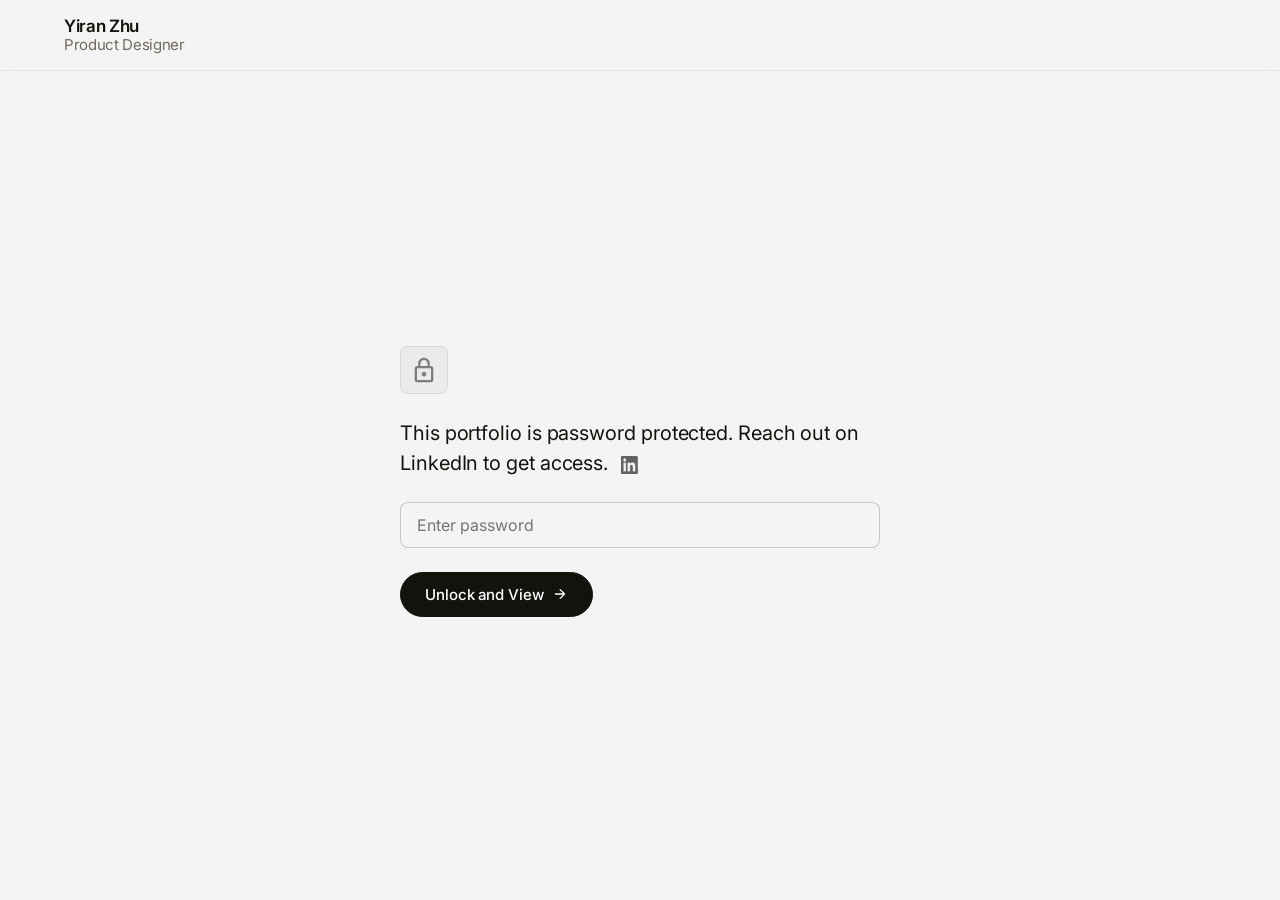
<file: index.html>
<!DOCTYPE html>
<html lang="en" data-theme="light">
<head>
  <meta charset="UTF-8">
  <script>if(!sessionStorage.getItem('pf-unlocked')){window.location.replace('password.html');}</script>
  <meta name="viewport" content="width=device-width, initial-scale=1.0">
  <title>Yiran Zhu — Product Designer</title>
  <link rel="preconnect" href="https://fonts.googleapis.com">
  <link rel="preconnect" href="https://fonts.gstatic.com" crossorigin>
  <link href="https://fonts.googleapis.com/css2?family=Geist:wght@300..700&family=Geist+Mono:wght@400;500&display=swap" rel="stylesheet">
  <link rel="stylesheet" href="styles.css">

  <!-- Prevent theme flash -->
  <script>
    (function() {
      var saved = localStorage.getItem('pf-theme');
      var prefersDark = window.matchMedia('(prefers-color-scheme: dark)').matches;
      var theme = saved || (prefersDark ? 'dark' : 'light');
      document.documentElement.setAttribute('data-theme', theme);
    })();
  </script>

</head>
<body>

  <!-- ── Desktop header ───────────────────────────────────── -->
  <header class="pf-header">
    <a href="index.html" class="pf-wordmark">
      Yiran Zhu
    </a>
    <div class="pf-header-controls">
      <nav class="pf-header-nav">
        <a href="#work" class="pf-header-nav-link nav-scroll-link" data-section="work">Work</a>
        <a href="#vibe-coding" class="pf-header-nav-link nav-scroll-link" data-section="vibe-coding">Vibe coding</a>
        <a href="#about" class="pf-header-nav-link nav-scroll-link" data-section="about">About</a>
        <a href="#" class="pf-btn pf-btn--primary pf-header-cta copy-email" data-email="yiran.jour@gmail.com">
          <svg width="6" height="6" viewBox="0 0 6 6" fill="currentColor" style="flex-shrink:0;"><circle cx="3" cy="3" r="3"/></svg>
          Contact
        </a>
      </nav>
      <!-- Theme toggle -->
      <button class="pf-iconbtn" id="theme-toggle" aria-label="Toggle theme">
        <svg id="theme-icon-sun" xmlns="http://www.w3.org/2000/svg" width="16" height="16" viewBox="0 0 24 24" fill="none" stroke="currentColor" stroke-width="1.75" stroke-linecap="round" stroke-linejoin="round" style="display:none"><circle cx="12" cy="12" r="5"/><line x1="12" y1="1" x2="12" y2="3"/><line x1="12" y1="21" x2="12" y2="23"/><line x1="4.22" y1="4.22" x2="5.64" y2="5.64"/><line x1="18.36" y1="18.36" x2="19.78" y2="19.78"/><line x1="1" y1="12" x2="3" y2="12"/><line x1="21" y1="12" x2="23" y2="12"/><line x1="4.22" y1="19.78" x2="5.64" y2="18.36"/><line x1="18.36" y1="5.64" x2="19.78" y2="4.22"/></svg>
        <svg id="theme-icon-moon" xmlns="http://www.w3.org/2000/svg" width="16" height="16" viewBox="0 0 24 24" fill="none" stroke="currentColor" stroke-width="1.75" stroke-linecap="round" stroke-linejoin="round"><path d="M21 12.79A9 9 0 1 1 11.21 3 7 7 0 0 0 21 12.79z"/></svg>
      </button>
    </div>
  </header>

  <!-- ── Mobile topbar ────────────────────────────────────── -->
  <div class="pf-topbar">
    <a href="index.html" class="pf-wordmark">Yiran Zhu</a>
    <div style="display:flex;align-items:center;gap:var(--space-2);">
      <button class="pf-iconbtn" id="theme-toggle-mobile" aria-label="Toggle theme">
        <svg id="theme-icon-sun-m" xmlns="http://www.w3.org/2000/svg" width="16" height="16" viewBox="0 0 24 24" fill="none" stroke="currentColor" stroke-width="1.75" stroke-linecap="round" stroke-linejoin="round" style="display:none"><circle cx="12" cy="12" r="5"/><line x1="12" y1="1" x2="12" y2="3"/><line x1="12" y1="21" x2="12" y2="23"/><line x1="4.22" y1="4.22" x2="5.64" y2="5.64"/><line x1="18.36" y1="18.36" x2="19.78" y2="19.78"/><line x1="1" y1="12" x2="3" y2="12"/><line x1="21" y1="12" x2="23" y2="12"/><line x1="4.22" y1="19.78" x2="5.64" y2="18.36"/><line x1="18.36" y1="5.64" x2="19.78" y2="4.22"/></svg>
        <svg id="theme-icon-moon-m" xmlns="http://www.w3.org/2000/svg" width="16" height="16" viewBox="0 0 24 24" fill="none" stroke="currentColor" stroke-width="1.75" stroke-linecap="round" stroke-linejoin="round"><path d="M21 12.79A9 9 0 1 1 11.21 3 7 7 0 0 0 21 12.79z"/></svg>
      </button>
      <button class="pf-menu-btn" id="menu-btn" aria-expanded="false" aria-haspopup="true">
        Menu
        <svg xmlns="http://www.w3.org/2000/svg" width="14" height="14" viewBox="0 0 24 24" fill="none" stroke="currentColor" stroke-width="1.75" stroke-linecap="round" stroke-linejoin="round"><line x1="3" y1="6" x2="21" y2="6"/><line x1="3" y1="12" x2="21" y2="12"/><line x1="3" y1="18" x2="21" y2="18"/></svg>
      </button>
    </div>
  </div>

  <!-- ── Mobile fullscreen dropdown ──────────────────────── -->
  <div class="pf-dropdown" id="pf-dropdown" aria-hidden="true">
    <div class="pf-dropdown-head">
      <a href="index.html" class="pf-wordmark">Yiran Zhu</a>
      <button class="pf-iconbtn" id="close-menu" aria-label="Close menu">
        <svg xmlns="http://www.w3.org/2000/svg" width="16" height="16" viewBox="0 0 24 24" fill="none" stroke="currentColor" stroke-width="1.75" stroke-linecap="round" stroke-linejoin="round"><line x1="18" y1="6" x2="6" y2="18"/><line x1="6" y1="6" x2="18" y2="18"/></svg>
      </button>
    </div>
    <div class="pf-dropdown-list">
      <a href="#work" class="pf-dropdown-link nav-scroll-link" data-section="work">
        <span class="pf-navindex">01</span>Work
      </a>
      <a href="#vibe-coding" class="pf-dropdown-link nav-scroll-link" data-section="vibe-coding">
        <span class="pf-navindex">02</span>Vibe coding
      </a>
      <a href="#about" class="pf-dropdown-link nav-scroll-link" data-section="about">
        <span class="pf-navindex">03</span>About
      </a>
      <a href="#" class="pf-dropdown-link copy-email" data-email="yiran.jour@gmail.com">
        <span class="pf-navindex">04</span>Contact
      </a>
    </div>
  </div>

  <!-- ── Main content ─────────────────────────────────────── -->
  <main>
    <div class="pf-page">

      <!-- Introduction -->
      <section class="pf-intro">
        <h1 class="pf-intro-title">
          Shaping product vision, designing AI-first experiences, and enterprise systems that scale for users and businesses
        </h1>
        <div class="pf-intro-bottom">
          <div class="pf-intro-metrics">
            <div class="pf-intro-metric">
              <span class="pf-intro-metric-num">7</span>
              <span class="pf-intro-metric-label">Years of experience</span>
            </div>
            <div class="pf-intro-metric">
              <span class="pf-intro-metric-num">6</span>
              <span class="pf-intro-metric-label">Products shipped</span>
            </div>
            <div class="pf-intro-metric">
              <span class="pf-intro-metric-num">5</span>
              <span class="pf-intro-metric-label">Industries including finance and tech</span>
            </div>
          </div>
          <div class="pf-intro-right">
            <p class="pf-intro-desc">Senior product designer at Goldman Sachs, building a 0-to-1 AI-first platform.</p>
            <div class="intro-social-list">
              <a href="https://www.linkedin.com/in/yiranzhu/" target="_blank" class="intro-social-btn">
                LinkedIn
                <svg xmlns="http://www.w3.org/2000/svg" width="12" height="12" viewBox="0 0 24 24" fill="none" stroke="currentColor" stroke-width="1.75" stroke-linecap="round" stroke-linejoin="round"><line x1="5" y1="12" x2="19" y2="12"/><polyline points="12 5 19 12 12 19"/></svg>
              </a>
              <a href="https://github.com/yiranzhu25" target="_blank" class="intro-social-btn">
                GitHub
                <svg xmlns="http://www.w3.org/2000/svg" width="12" height="12" viewBox="0 0 24 24" fill="none" stroke="currentColor" stroke-width="1.75" stroke-linecap="round" stroke-linejoin="round"><line x1="5" y1="12" x2="19" y2="12"/><polyline points="12 5 19 12 12 19"/></svg>
              </a>
              <a href="Yiran_Zhu_Senior_Product_Designer_Resume.pdf" target="_blank" class="intro-social-btn">
                Resume
                <svg xmlns="http://www.w3.org/2000/svg" width="12" height="12" viewBox="0 0 24 24" fill="none" stroke="currentColor" stroke-width="1.75" stroke-linecap="round" stroke-linejoin="round"><line x1="5" y1="12" x2="19" y2="12"/><polyline points="12 5 19 12 12 19"/></svg>
              </a>
              <a href="#" class="intro-social-btn copy-email" data-email="yiran.jour@gmail.com">
                Email
                <svg xmlns="http://www.w3.org/2000/svg" width="12" height="12" viewBox="0 0 24 24" fill="none" stroke="currentColor" stroke-width="1.75" stroke-linecap="round" stroke-linejoin="round"><line x1="5" y1="12" x2="19" y2="12"/><polyline points="12 5 19 12 12 19"/></svg>
              </a>
            </div>
          </div>
        </div>
      </section>

      <!-- Selected Work -->
      <section class="pf-section" id="work">
        <div class="pf-section-header">
          <div>
            <!--<div class="pf-eyebrow">01 — Selected Work</div>-->
            <h2 class="pf-section-title">Selected Work</h2>
          </div>
        </div>

        <!-- GS context -->
<!--        <div class="gs-context-block">
          <img src="img/goldman-sachs-2.svg" alt="Goldman Sachs" class="gs-logo">
          <p class="gs-context-text">At Goldman Sachs, I lead design vision and execution on a commercial loan management platform that helps teams handle loans efficiently and safely — building 0→1 product, owning 3 critical domains.</p>
        </div>-->

        <div class="work-entries">

          <!-- Entry 1: AI Data Review -->
          <div class="work-card-entry anim-ready">
            <!-- Info (left) -->
            <div class="work-entry-info">
              <div class="pf-tags">
                <span class="pf-tag">2025–2026</span>
                <span class="pf-tag">AI-Human Interaction</span>
                <span class="pf-tag">AI UX Patterns</span>
                <span class="pf-tag pf-tag">Phase 1 Launched</span>
              </div>
              <h3 class="work-entry-title">Loan Data Review</h3>
              <p class="work-entry-desc">Delivered $600k+ in annual savings for Goldman Sachs by designing a trusted, AI-powered loan data review product</p>
              
              <div class="pf-actions">
                <a href="case-study-ai-data-review.html" class="pf-btn pf-btn--primary">
                  View case study
                  <svg class="pf-btn-arrow" xmlns="http://www.w3.org/2000/svg" width="14" height="14" viewBox="0 0 24 24" fill="none" stroke="currentColor" stroke-width="1.75" stroke-linecap="round" stroke-linejoin="round"><line x1="5" y1="12" x2="19" y2="12"/><polyline points="12 5 19 12 12 19"/></svg>
                </a>
              </div>
            </div>
            <!-- Visual (right) -->
            <div class="work-visual-card">
              <video src="img/ai-case-study/ai-output-display.mp4" autoplay loop muted playsinline></video>
            </div>
          </div>

          <!-- Entry 2: Shared Task Manager (Automate) -->
          <div class="work-card-entry anim-ready">
            <!-- Info (left) -->
            <div class="work-entry-info">
              <div class="pf-tags">
                <span class="pf-tag">2024</span>
                <span class="pf-tag">Systems Thinking</span>
                <span class="pf-tag">Product Architecture</span>
                <span class="pf-tag pf-tag">Launched</span>
              </div>
              <h3 class="work-entry-title">Shared Task Manager</h3>
              <p class="work-entry-desc">Collapsed a 14-day, 4-team process into one day by redesigning how cross-functional teams, tools, and data handoffs were orchestrated at Goldman Sachs</p>
              <div class="pf-actions">
                <a href="case-study-automate.html" class="pf-btn pf-btn--primary">
                  View case study
                  <svg class="pf-btn-arrow" xmlns="http://www.w3.org/2000/svg" width="14" height="14" viewBox="0 0 24 24" fill="none" stroke="currentColor" stroke-width="1.75" stroke-linecap="round" stroke-linejoin="round"><line x1="5" y1="12" x2="19" y2="12"/><polyline points="12 5 19 12 12 19"/></svg>
                </a>
              </div>
            </div>
            <!-- Visual (right): pipeline animation -->
            <div class="work-visual-full">
              <div class="pipeline-root" id="pipeline-root-home" style="pointer-events:none;user-select:none;">
                <div class="wrapper">
                  <div class="stages-grid" id="cards-grid">
                    <div class="stage-col">
                      <div class="team-col"><div class="tdot p"></div><span class="tname">Team A</span></div>
                      <div class="stage-hdr">Stage 1: Data review</div>
                      <div class="card" id="s2">
                        <div class="card-bar">
                          <div class="bar-icon"><img src="img/pdf_icon.png" width="18" height="18" alt="PDF"></div>
                          <div class="bar-btn">Extract <svg width="8" height="8" viewBox="0 0 10 10" fill="none"><path d="M5 0.8L6.12 3.52L9.05 3.9L6.9 5.99L7.48 9.05L5 7.6L2.52 9.05L3.1 5.99L0.95 3.9L3.88 3.52L5 0.8Z" fill="rgba(255,255,255,0.88)"/></svg></div>
                        </div>
                        <div class="s2-body">
                          <div class="doc-panel" id="doc-panel">
                            <div class="dl f"></div><div class="dl e"></div>
                            <div class="dl hl f" id="hl0"></div><div class="dl s"></div>
                            <div class="dl f"></div><div class="dl hl e" id="hl1"></div>
                            <div class="dl m"></div><div class="dl f"></div>
                            <div class="dl hl f" id="hl2"></div><div class="dl s"></div>
                            <div class="dl e"></div><div class="dl f"></div>
                            <div class="dl hl m" id="hl3"></div><div class="dl f"></div><div class="dl s"></div>
                            <div class="dl f"></div><div class="dl e"></div>
                            <div class="dl m"></div><div class="dl hl f"></div><div class="dl s"></div>
                            <div class="dl f"></div><div class="dl e"></div>
                            <div class="dl hl e"></div><div class="dl m"></div><div class="dl f"></div>
                          </div>
                          <div class="pills-col" id="s2-pills">
                            <div class="pill" id="s2p0"><div class="pdot p"></div><div class="pill-line"></div></div>
                            <div class="pill" id="s2p1"><div class="pdot p"></div><div class="pill-line"></div></div>
                            <div class="pill" id="s2p2"><div class="pdot p"></div><div class="pill-line"></div></div>
                            <div class="pill" id="s2p3"><div class="pdot p"></div><div class="pill-line"></div></div>
                            <div class="pill"><div class="pdot p"></div><div class="pill-line"></div></div>
                            <div class="pill"><div class="pdot p"></div><div class="pill-line"></div></div>
                          </div>
                        </div>
                      </div>
                    </div>
                    <div class="stage-col">
                      <div class="team-col"><div class="tdot g"></div><span class="tname">Team B</span></div>
                      <div class="stage-hdr">Stage 2: Map</div>
                      <div class="card" id="s3">
                        <div class="card-bar">
                          <div class="bar-icon"><img src="img/excel_icon.png" width="18" height="18" alt="Excel"></div>
                          <div class="bar-btn">Upload ↑</div>
                        </div>
                        <div class="s3-map-area">
                          <div class="s3-col" id="s3-left">
                            <div class="pill" id="s3l0"><div class="pdot g"></div><div class="pill-line"></div></div>
                            <div class="pill" id="s3l1"><div class="pdot g"></div><div class="pill-line"></div></div>
                            <div class="pill" id="s3l2"><div class="pdot g"></div><div class="pill-line"></div></div>
                            <div class="pill"><div class="pdot g"></div><div class="pill-line"></div></div>
                            <div class="pill"><div class="pdot g"></div><div class="pill-line"></div></div>
                          </div>
                          <div class="s3-col" id="s3-right">
                            <div class="pill g-fill" id="s3r0"><div class="pill-line"></div></div>
                            <div class="pill g-fill" id="s3r1"><div class="pill-line"></div></div>
                            <div class="pill g-fill" id="s3r2"><div class="pill-line"></div></div>
                            <div class="pill g-fill"><div class="pill-line"></div></div>
                            <div class="pill g-fill"><div class="pill-line"></div></div>
                          </div>
                        </div>
                        <div class="s3-table-wrap" id="s3-table">
                          <div class="s3-trow"><div class="s3-th"></div><div class="s3-th"></div><div class="s3-th"></div></div>
                          <div class="s3-trow"><div class="s3-td"></div><div class="s3-td"></div><div class="s3-td"></div></div>
                          <div class="s3-trow"><div class="s3-td"></div><div class="s3-td"></div><div class="s3-td"></div></div>
                          <div class="s3-trow"><div class="s3-td"></div><div class="s3-td"></div><div class="s3-td"></div></div>
                          <div class="s3-trow"><div class="s3-td"></div><div class="s3-td"></div><div class="s3-td"></div></div>
                        </div>
                      </div>
                    </div>
                    <div class="stage-col">
                      <div class="team-col"><div class="tdot g"></div><span class="tname">Team B</span></div>
                      <div class="stage-hdr">Stage 3: New set up</div>
                      <div class="card" id="s4">
                        <div class="s4-body">
                          <div class="select-row">
                            <div class="select-pill">SELECT <span class="sel-arrow">▾</span></div>
                            <div class="select-pill">SELECT <span class="sel-arrow">▾</span></div>
                          </div>
                          <div class="s4-pills" id="s4-pills">
                            <div class="pill" id="s4p0"><div class="pdot p"></div><div class="pill-line"></div></div>
                            <div class="pill" id="s4p1"><div class="pdot p"></div><div class="pill-line"></div></div>
                            <div class="pill" id="s4p2"><div class="pdot p"></div><div class="pill-line"></div></div>
                            <div class="pill" id="s4p3"><div class="pdot p"></div><div class="pill-line"></div></div>
                            <div class="pill"><div class="pdot p"></div><div class="pill-line"></div></div>
                            <div class="pill"><div class="pdot p"></div><div class="pill-line"></div></div>
                            <div class="pill"><div class="pdot p"></div><div class="pill-line"></div></div>
                            <div class="pill"><div class="pdot p"></div><div class="pill-line"></div></div>
                          </div>
                        </div>
                      </div>
                    </div>
                    <div class="stage-col">
                      <div class="team-col"><div class="tdot g"></div><span class="tname">Team B Manager</span></div>
                      <div class="stage-hdr">Stage 4: Approve all</div>
                      <div class="card" id="s5">
                        <div class="s5-usd-block">
                          <div class="usd-row"><div class="usd-bar"></div><span class="usd-amt usd-pos">+20,000.00 USD</span></div>
                          <div class="usd-row"><div class="usd-bar"></div><span class="usd-amt usd-pos">+14,394.00 USD</span></div>
                          <div class="usd-row"><div class="usd-bar"></div><span class="usd-amt usd-neg">−9,027.00 USD</span></div>
                          <div class="usd-row"><div class="usd-bar"></div><span class="usd-amt usd-pos">+6,800.00 USD</span></div>
                          <div class="usd-row"><div class="usd-bar"></div><span class="usd-amt usd-neg">−3,512.00 USD</span></div>
                        </div>
                        <div class="s5-pills-grid" id="s5-pills">
                          <div class="pill small" id="s5p0"><div class="pdot p"></div><div class="pill-line"></div></div>
                          <div class="pill small" id="s5p1"><div class="pdot p"></div><div class="pill-line"></div></div>
                          <div class="pill small" id="s5p2"><div class="pdot p"></div><div class="pill-line"></div></div>
                          <div class="pill small" id="s5p3"><div class="pdot p"></div><div class="pill-line"></div></div>
                          <div class="pill small"><div class="pdot p"></div><div class="pill-line"></div></div>
                          <div class="pill small"><div class="pdot p"></div><div class="pill-line"></div></div>
                        </div>
                        <div class="s5-table-wrap" id="s5-table">
                          <div class="s5-trow"><div class="s5-th"></div><div class="s5-th"></div><div class="s5-th"></div></div>
                          <div class="s5-trow"><div class="s5-td"></div><div class="s5-td"></div><div class="s5-td"></div></div>
                          <div class="s5-trow"><div class="s5-td"></div><div class="s5-td"></div><div class="s5-td"></div></div>
                          <div class="s5-trow"><div class="s5-td"></div><div class="s5-td"></div><div class="s5-td"></div></div>
                          <div class="s5-trow"><div class="s5-td"></div><div class="s5-td"></div><div class="s5-td"></div></div>
                        </div>
                      </div>
                    </div>
                    <svg class="conn-svg" id="conn-svg" xmlns="http://www.w3.org/2000/svg" data-arc-offsets="-10,0,10" data-drop-base="40" data-drop-step="8"></svg>
                  </div>
                </div>
              </div>
            </div>
          </div>

          <!-- Entries 3 & 4: 2-col -->
          <div class="work-grid-2col">

            <!-- Design System -->
            <div class="work-card-sm work-card-sm--featured anim-ready">
              <div class="work-card-sm-image">
                <img src="img/pros/pros-case-thumb.png" alt="Design System at Scale">
              </div>
              <div class="work-card-sm-info">
                <div class="pf-tags">
                  <span class="pf-tag">2019</span>
                  <span class="pf-tag">Design System</span>
                  <span class="pf-tag">UI Design</span>
                </div>
                <h3 class="work-card-sm-title">Maintain Design System at Scale</h3>
                <p class="work-entry-desc">At <img src="img/pros-logo.png" alt="PROS" class="work-inline-logo">, I unified the enterprise user experience through a scalable design system, achieving accessibility and platform consistency to accelerate new product adoption.</p>
                <div class="pf-actions">
                  <a href="case-study-design-system.html" class="pf-btn pf-btn--ghost">
                    View case study
                    <svg class="pf-btn-arrow" xmlns="http://www.w3.org/2000/svg" width="14" height="14" viewBox="0 0 24 24" fill="none" stroke="currentColor" stroke-width="1.75" stroke-linecap="round" stroke-linejoin="round"><line x1="5" y1="12" x2="19" y2="12"/><polyline points="12 5 19 12 12 19"/></svg>
                  </a>
                </div>
              </div>
            </div>

            <!-- Restaurant -->
            <div class="work-card-sm work-card-sm--featured anim-ready">
              <div class="work-card-sm-image" style="background:var(--ink-950);">
                <img id="rushable-case-thumb" src="img/rushable/rushable-case-thumb.jpg" alt="Restaurant POS &amp; Ordering">
              </div>
              <div class="work-card-sm-info">
                <div class="pf-tags">
                  <span class="pf-tag">2022</span>
                  <span class="pf-tag">UX/UI Design</span>
                </div>
                <h3 class="work-card-sm-title">Restaurant POS &amp; Ordering</h3>
                <p class="work-entry-desc">At <img src="img/f3559182-f767-9ffd-9686-4aee937437e4.png" alt="Rushable" class="work-inline-logo">, I redesigned a POS system to optimize order processing efficiency and conceptualized a zero-commission marketplace to drive restaurant discovery.</p>
                <div class="pf-actions">
                  <a href="case-study-restaurant.html" class="pf-btn pf-btn--ghost">
                    View case study
                    <svg class="pf-btn-arrow" xmlns="http://www.w3.org/2000/svg" width="14" height="14" viewBox="0 0 24 24" fill="none" stroke="currentColor" stroke-width="1.75" stroke-linecap="round" stroke-linejoin="round"><line x1="5" y1="12" x2="19" y2="12"/><polyline points="12 5 19 12 12 19"/></svg>
                  </a>
                </div>
              </div>
            </div>

          </div>
        </div>
      </section>

      <!-- Vibe coding -->
      <section class="pf-section" id="vibe-coding">
        <div class="pf-section-header">
          <div>
            <!--<div class="pf-eyebrow">02 — Vibe Coding</div>-->
            <h2 class="pf-section-title">Vibe Coding</h2>
          </div>
        </div>

        <div class="vibe-cards-row">

          <!-- Legal Doc AI Digitization -->
          <div class="work-card-sm vibe-card anim-ready">
            <div class="work-card-sm-image vibe-card-thumb">
              <div class="vibe-icon-card-thumb">
                <svg xmlns="http://www.w3.org/2000/svg" width="36" height="36" viewBox="0 0 24 24" fill="none" stroke="rgba(255,255,255,0.8)" stroke-width="1.75" stroke-linecap="round" stroke-linejoin="round">
                  <path d="M20.24 12.24a6 6 0 0 0-8.49-8.49L5 10.5V19h8.5z"/>
                  <line x1="16" y1="8" x2="2" y2="22"/>
                  <line x1="17.5" y1="15" x2="9" y2="15"/>
                </svg>
              </div>
            </div>
            <div class="work-card-sm-info">
              <div class="vibe-card-header">
                <div class="pf-tags">
                  <span class="pf-tag">Legal</span>
                  <span class="pf-tag">Concept Prototype</span>
                  <span class="pf-tag">2026</span>
                </div>
                <h3 class="vibe-card-title">Legal Doc AI Digitization</h3>
              </div>
              <p class="vibe-card-desc">A concept prototype to demo the AI data review case study design without disclosing business information.</p>
              <div class="pf-actions">
                <a href="https://yiranzhu25.github.io/document-concept-app" target="_blank" class="pf-btn pf-btn--ghost">
                  View progress
                  <svg class="pf-btn-arrow" xmlns="http://www.w3.org/2000/svg" width="14" height="14" viewBox="0 0 24 24" fill="none" stroke="currentColor" stroke-width="1.75" stroke-linecap="round" stroke-linejoin="round"><polyline points="7 17 17 7"/><polyline points="7 7 17 7 17 17"/></svg>
                </a>
              </div>
            </div>
          </div>

          <!-- Personal Finance Tracking App -->
          <div class="work-card-sm vibe-card anim-ready">
            <div class="work-card-sm-image vibe-card-thumb">
              <div class="vibe-icon-card-thumb">
                <div class="vibe-finance-dot">
                  <div class="vibe-finance-dot__outer"></div>
                  <div class="vibe-finance-dot__mid"></div>
                  <div class="vibe-finance-dot__inner"></div>
                </div>
              </div>
            </div>
            <div class="work-card-sm-info">
              <div class="vibe-card-header">
                <div class="pf-tags">
                  <span class="pf-tag">Fintech</span>
                  <span class="pf-tag">Mobile/Web App</span>
                  <span class="pf-tag">2026</span>
                </div>
                <h3 class="vibe-card-title">Personal Finance Tracking App</h3>
              </div>
              <p class="vibe-card-desc">Personal project solving a pain point in my daily life, using an AI-native approach.</p>
              <div class="pf-actions">
                <a href="https://finance-tracker-sooty-zeta-35.vercel.app/" target="_blank" class="pf-btn pf-btn--ghost">
                  View progress
                  <svg class="pf-btn-arrow" xmlns="http://www.w3.org/2000/svg" width="14" height="14" viewBox="0 0 24 24" fill="none" stroke="currentColor" stroke-width="1.75" stroke-linecap="round" stroke-linejoin="round"><polyline points="7 17 17 7"/><polyline points="7 7 17 7 17 17"/></svg>
                </a>
              </div>
            </div>
          </div>

        </div>
      </section>

      <!-- Career -->
      <section class="pf-section" id="about">
        <div class="career-layout">

          <!-- Left: sticky heading -->
          <div class="career-left">
            <!--<div class="pf-eyebrow" style="margin-bottom:var(--space-4);">[03 Career]</div>-->
          <!--  <h2 class="career-heading">Where I've Been <span class="career-heading-em">Professionally</span></h2>-->
            <h2 class="career-heading">Where I've Been Professionally</h2>

            <a href="Yiran_Zhu_Senior_Product_Designer_Resume.pdf" target="_blank" class="pf-btn pf-btn--ghost career-resume-btn">
              Download resume
              <svg xmlns="http://www.w3.org/2000/svg" width="14" height="14" viewBox="0 0 24 24" fill="none" stroke="currentColor" stroke-width="1.75" stroke-linecap="round" stroke-linejoin="round"><path d="M21 15v4a2 2 0 0 1-2 2H5a2 2 0 0 1-2-2v-4"/><polyline points="7 10 12 15 17 10"/><line x1="12" y1="15" x2="12" y2="3"/></svg>
            </a>
          </div>

          <!-- Right: numbered cards -->
          <div class="career-cards">

            <div class="career-card">
              <div class="career-card-num">2023 – Now</div>
              <div class="career-card-body">
                <h3 class="career-card-title">Senior Product Designer</h3>
                <span class="career-card-meta">Goldman Sachs</span>
                <p class="career-card-desc">Re-imagining an AI-powered loan platform to simplify convoluted operational processes, reduce business cost, and mitigate risk. Led core product areas from vision to execution.</p>
              </div>
            </div>

            <div class="career-card">
              <div class="career-card-num">2022 – 2023</div>
              <div class="career-card-body">
                <h3 class="career-card-title">Product Designer</h3>
                <span class="career-card-meta">Goldman Sachs</span>
                <p class="career-card-desc">Built automation-first platform. Owned end-to-end design process for core features.</p>
              </div>
            </div>

            <div class="career-card">
              <div class="career-card-num">2019 – 2022</div>
              <div class="career-card-body">
                <h3 class="career-card-title">Freelance UX Designer</h3>
                <span class="career-card-meta">Independent</span>
                <p class="career-card-desc">Partnered with startups and small businesses to transform ideas into digital experiences.</p>
              </div>
            </div>

            <div class="career-card">
              <div class="career-card-num">2018 – 2019</div>
              <div class="career-card-body">
                <h3 class="career-card-title">UI Designer</h3>
                <span class="career-card-meta">PROS</span>
                <p class="career-card-desc">Maintained design system across multiple product lines, contributing to a strategic transition of legacy pricing tools into a modern cloud-based platform.</p>
              </div>
            </div>

            <div class="career-card">
              <div class="career-card-num">2015 – 2018</div>
              <div class="career-card-body">
                <h3 class="career-card-title">Interactive Designer</h3>
                <span class="career-card-meta">Sun Sentinel</span>
                <p class="career-card-desc">Designed interactive news experiences that drove audience engagement and earned local journalism awards.</p>
              </div>
            </div>

          </div>
        </div>
      </section>

      <!-- Personal -->
      <section class="pf-section">
        <div class="pf-section-header">
          <div>
            <!--<div class="pf-eyebrow">04 — Personal</div>-->
            <h2 class="pf-section-title">More About Me</h2>
          </div>
        </div>

        <div class="personal-card">
          <div class="personal-card-photo-wrap">
            <img src="img/photo-me.JPG" alt="Yiran Zhu" class="personal-card-photo">
          </div>
          <div class="personal-card-text">
            <p class="personal-stmt personal-stmt--bold">I'm most at home in problems that don't make sense yet, where the shape of the product has to be figured out, not just designed.</p>
            <p class="personal-stmt personal-stmt--bold">My background in journalism taught me how to break down complexity, ask better questions, and connect dots across disciplines. It's also why I care about bringing people along — aligning teams, not just outputs.</p>
            <p class="personal-stmt personal-stmt--muted">Outside of work, I spend time traveling with my family — navigating new places, cultures, and the occasional logistical puzzle.</p>
          </div>
        </div>
      </section>

    </div><!-- /.pf-page -->
  </main>

  <!-- ── Footer ───────────────────────────────────────── -->
  <footer class="site-footer">
    <span class="footer-name">© 2026 · Design and built with Claude, deployed on Github </span>
    <div class="footer-links">
      <a href="https://www.linkedin.com/in/yiranzhu/" target="_blank" class="intro-social-link" aria-label="LinkedIn">
        <img src="img/InBug-Black.png" alt="LinkedIn">
      </a>
      <a href="https://github.com/yiranzhu25" target="_blank" class="intro-social-link" aria-label="GitHub">
        <img src="img/GitHub_Invertocat_Black.png" alt="GitHub">
      </a>
      <a href="#" class="intro-social-link copy-email" data-email="yiran.jour@gmail.com" aria-label="Email">
        <img src="img/mail_24dp_1F1F1F_FILL0_wght400_GRAD0_opsz24.svg" alt="Email">
      </a>
    </div>
  </footer>

  <!-- Pipeline animation JS -->
  <script src="pipeline.js"></script>
  <script src="main.js"></script>
    <script src="animations.js"></script>
</body>
</html>
</file>
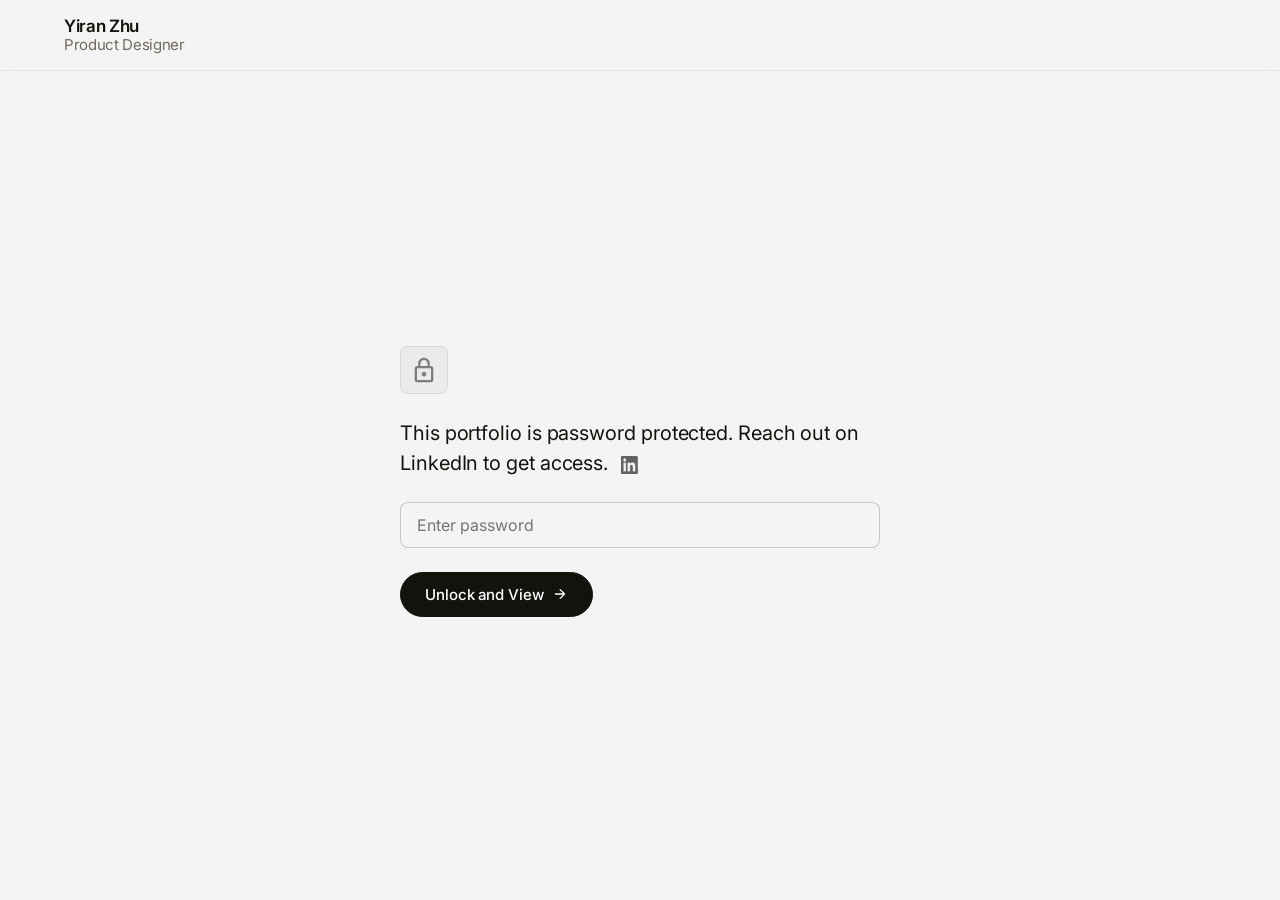
<file: case-study-ai-data-review.html>
<!DOCTYPE html>
<html lang="en" data-theme="light">
<head>
  <meta charset="UTF-8">
  <script>if(!sessionStorage.getItem('pf-unlocked')){window.location.replace('password.html');}</script>
  <meta name="viewport" content="width=device-width, initial-scale=1.0">
  <title>AI-Powered Data Review — Yiran Zhu</title>
  <link rel="preconnect" href="https://fonts.googleapis.com">
  <link rel="preconnect" href="https://fonts.gstatic.com" crossorigin>
  <link href="https://fonts.googleapis.com/css2?family=Geist:wght@300..700&family=Geist+Mono:wght@400;500&family=Inter:wght@400;700&display=swap" rel="stylesheet">
  <link rel="stylesheet" href="styles.css">
  <script>(function(){var s=localStorage.getItem('pf-theme');var d=window.matchMedia('(prefers-color-scheme:dark)').matches;document.documentElement.setAttribute('data-theme',s||(d?'dark':'light'));})();</script>
</head>
<body>

  <!-- ── Desktop header ─────────────────────────────────── -->
  <header class="pf-header">
    <a href="index.html" class="pf-wordmark">
      Yiran Zhu
    </a>
    <div class="pf-header-controls">
      <nav class="pf-header-nav">
        <a href="index.html#work" class="pf-header-nav-link">Work</a>
        <a href="index.html#vibe-coding" class="pf-header-nav-link">Vibe coding</a>
        <a href="index.html#about" class="pf-header-nav-link">About</a>
        <a href="#" class="pf-btn pf-btn--primary pf-header-cta copy-email" data-email="yiran.jour@gmail.com">
          <svg width="6" height="6" viewBox="0 0 6 6" fill="currentColor" style="flex-shrink:0;"><circle cx="3" cy="3" r="3"/></svg>
          Contact
        </a>
      </nav>
      <!-- Theme toggle -->
      <button class="pf-iconbtn" id="theme-toggle" aria-label="Toggle theme">
        <svg id="theme-icon-sun" xmlns="http://www.w3.org/2000/svg" width="16" height="16" viewBox="0 0 24 24" fill="none" stroke="currentColor" stroke-width="1.75" stroke-linecap="round" stroke-linejoin="round" style="display:none"><circle cx="12" cy="12" r="5"/><line x1="12" y1="1" x2="12" y2="3"/><line x1="12" y1="21" x2="12" y2="23"/><line x1="4.22" y1="4.22" x2="5.64" y2="5.64"/><line x1="18.36" y1="18.36" x2="19.78" y2="19.78"/><line x1="1" y1="12" x2="3" y2="12"/><line x1="21" y1="12" x2="23" y2="12"/><line x1="4.22" y1="19.78" x2="5.64" y2="18.36"/><line x1="18.36" y1="5.64" x2="19.78" y2="4.22"/></svg>
        <svg id="theme-icon-moon" xmlns="http://www.w3.org/2000/svg" width="16" height="16" viewBox="0 0 24 24" fill="none" stroke="currentColor" stroke-width="1.75" stroke-linecap="round" stroke-linejoin="round"><path d="M21 12.79A9 9 0 1 1 11.21 3 7 7 0 0 0 21 12.79z"/></svg>
      </button>
    </div>
  </header>

  <!-- ── Mobile topbar ──────────────────────────────────── -->
  <div class="pf-topbar">
    <a href="index.html" class="pf-wordmark">Yiran Zhu</a>
    <div style="display:flex;align-items:center;gap:var(--space-2);">
      <button class="pf-iconbtn" id="theme-toggle-mobile" aria-label="Toggle theme">
        <svg id="theme-icon-sun-m" xmlns="http://www.w3.org/2000/svg" width="16" height="16" viewBox="0 0 24 24" fill="none" stroke="currentColor" stroke-width="1.75" stroke-linecap="round" stroke-linejoin="round" style="display:none"><circle cx="12" cy="12" r="5"/><line x1="12" y1="1" x2="12" y2="3"/><line x1="12" y1="21" x2="12" y2="23"/><line x1="4.22" y1="4.22" x2="5.64" y2="5.64"/><line x1="18.36" y1="18.36" x2="19.78" y2="19.78"/><line x1="1" y1="12" x2="3" y2="12"/><line x1="21" y1="12" x2="23" y2="12"/><line x1="4.22" y1="19.78" x2="5.64" y2="18.36"/><line x1="18.36" y1="5.64" x2="19.78" y2="4.22"/></svg>
        <svg id="theme-icon-moon-m" xmlns="http://www.w3.org/2000/svg" width="16" height="16" viewBox="0 0 24 24" fill="none" stroke="currentColor" stroke-width="1.75" stroke-linecap="round" stroke-linejoin="round"><path d="M21 12.79A9 9 0 1 1 11.21 3 7 7 0 0 0 21 12.79z"/></svg>
      </button>
      <button class="pf-menu-btn" id="menu-btn" aria-expanded="false" aria-haspopup="true">
        Menu
        <svg xmlns="http://www.w3.org/2000/svg" width="14" height="14" viewBox="0 0 24 24" fill="none" stroke="currentColor" stroke-width="1.75" stroke-linecap="round" stroke-linejoin="round"><line x1="3" y1="6" x2="21" y2="6"/><line x1="3" y1="12" x2="21" y2="12"/><line x1="3" y1="18" x2="21" y2="18"/></svg>
      </button>
    </div>
  </div>
  <div class="pf-dropdown" id="pf-dropdown" aria-hidden="true">
    <div class="pf-dropdown-head">
      <a href="index.html" class="pf-wordmark">Yiran Zhu</a>
      <button class="pf-iconbtn" id="close-menu" aria-label="Close menu">
        <svg xmlns="http://www.w3.org/2000/svg" width="16" height="16" viewBox="0 0 24 24" fill="none" stroke="currentColor" stroke-width="1.75" stroke-linecap="round" stroke-linejoin="round"><line x1="18" y1="6" x2="6" y2="18"/><line x1="6" y1="6" x2="18" y2="18"/></svg>
      </button>
    </div>
    <div class="pf-dropdown-list">
      <a href="index.html#work" class="pf-dropdown-link">
        <span class="pf-navindex">01</span>Work
      </a>
      <a href="index.html#vibe-coding" class="pf-dropdown-link">
        <span class="pf-navindex">02</span>Vibe coding
      </a>
      <a href="index.html#about" class="pf-dropdown-link">
        <span class="pf-navindex">03</span>About
      </a>
      <a href="#" class="pf-dropdown-link copy-email" data-email="yiran.jour@gmail.com">
        <span class="pf-navindex">04</span>Contact
      </a>
    </div>
  </div>

  <!-- ── Two-column shell ───────────────────────────────── -->
  <div class="pf-shell">

    <!-- Left sidebar -->
    <aside class="pf-sidenav">
      <div>
        <a href="index.html" class="pf-back">
          <svg xmlns="http://www.w3.org/2000/svg" viewBox="0 0 24 24" fill="none" stroke="currentColor" stroke-width="1.75" stroke-linecap="round" stroke-linejoin="round"><polyline points="15 18 9 12 15 6"/></svg>
          Work
        </a>
        <nav class="pf-navlist" style="margin-top: var(--space-6);">
          <a href="#overview" class="pf-navlink" data-nav-target="overview">
            <span class="pf-navindex">01</span>Overview
          </a>
          <a href="#background" class="pf-navlink" data-nav-target="background">
            <span class="pf-navindex">02</span>Background
          </a>
          <a href="#research" class="pf-navlink" data-nav-target="research">
            <span class="pf-navindex">03</span>Research
          </a>
          <a href="#strategy" class="pf-navlink" data-nav-target="strategy">
            <span class="pf-navindex">04</span>Strategy
          </a>
          <a href="#design" class="pf-navlink" data-nav-target="design">
            <span class="pf-navindex">05</span>Design
          </a>
          <a href="#outcome" class="pf-navlink" data-nav-target="outcome">
            <span class="pf-navindex">06</span>Outcome
          </a>
        </nav>
      </div>
    
    </aside>

    <!-- Main content -->
    <main class="pf-main">

      <!-- ── 01 Overview ──────────────────────────────────── -->
      <section id="overview" class="cs2-section cs2-section--first">

      
        <div class="cs2-overview-header">
        <!-- Title -->
        <h1 class="cs2-project-title">Loan Data Review: Delivered $600k+ in Annual Savings for Goldman Sachs by Designing a Trusted, <em>AI-Powered Loan Data Review Product</em></h1>

          <!-- Tags -->
          <div class="pf-tags">
            <span class="pf-tag">AI-Human Interaction</span>
            <span class="pf-tag">Reusable UX Patterns</span>
          </div>

        <!-- Overview table: meta + metrics grouped to avoid section gap -->
        <div class="cs2-overview-table">

          <div class="cs-meta-right">
            <div class="cs-meta-field">
              <span class="cs-meta-label">Company</span>
              <span class="cs-meta-value">Goldman Sachs</span>
            </div>
            <div class="cs-meta-field">
              <span class="cs-meta-label">Role</span>
              <span class="cs-meta-value">Product Design Owner</span>
            </div>
            <div class="cs-meta-field">
              <span class="cs-meta-label">Timeline</span>
              <span class="cs-meta-value">July 2025 – Ongoing<br>Phase 1 Launched, now part of strategic platform</span>
            </div>
            <div class="cs-meta-field">
              <span class="cs-meta-label">Team</span>
              <span class="cs-meta-value">PM, engineers, legal consultant and SME</span>
            </div>
            <div class="cs-meta-field">
              <span class="cs-meta-label">My contribution</span>
              <span class="cs-meta-value">Led product design vision, end-to-end research to design, and stakeholder alignment from strategies through phased delivery.</span>
            </div>
            <div class="cs-meta-field">
              <span class="cs-meta-label">Design system</span>
              <span class="cs-meta-value">Defined AI UX guardrails and interaction patterns across the strategic loan platform</span>
            </div>
          </div>

          <!-- Measured Outcome - Phase 1 -->
          <div class="cs2-metrics-block">
            <span class="cs2-metrics-label">Measured Outcome · Phase 1</span>
            <div class="cs2-metrics-grid">
              <div class="cs2-metric-item">
                <span class="cs2-metric-item-val">24hrs → 15mins</span>
                <span class="cs2-metric-item-desc">Wait time reduction</span>
              </div>
              <div class="cs2-metric-item">
                <span class="cs2-metric-item-val">40%</span>
                <span class="cs2-metric-item-desc">Review time reduction</span>
              </div>
              <div class="cs2-metric-item">
                <span class="cs2-metric-item-val">90% → 98%</span>
                <span class="cs2-metric-item-desc">Accuracy</span>
              </div>
            </div>
          </div>

          <!-- Projected Impact - Full Rollout -->
          <div class="cs2-metrics-block">
            <span class="cs2-metrics-label">Projected Impact · Full Rollout</span>
            <div class="cs2-metrics-grid">
              <div class="cs2-metric-item">
                <span class="cs2-metric-item-val">$600K+</span>
                <span class="cs2-metric-item-desc">Annual savings</span>
              </div>
              <div class="cs2-metric-item">
                <span class="cs2-metric-item-val">92%</span>
                <span class="cs2-metric-item-desc">Review time reduction</span>
              </div>
              <div class="cs2-metric-item">
                <span class="cs2-metric-item-val">10,000+</span>
                <span class="cs2-metric-item-desc">Hours saved per year</span>
              </div>
            </div>
          </div>

        </div>
        </div><!-- /cs2-overview-header -->

        <!-- Jump to design -->
        <div>
          <a href="#design" class="pf-btn pf-btn--ghost">
            Jump to design solution
            <svg class="pf-btn-arrow" xmlns="http://www.w3.org/2000/svg" width="16" height="16" viewBox="0 0 24 24" fill="none" stroke="currentColor" stroke-width="1.75" stroke-linecap="round" stroke-linejoin="round"><line x1="5" y1="12" x2="19" y2="12"/><polyline points="12 5 19 12 12 19"/></svg>
          </a>
        </div>

      </section>

      <!-- ── 02 Background ─────────────────────────────────── -->
      <section id="background" class="cs2-section">

        <h2 class="cs2-section-heading">[01 Background]</h2>

        <div class="cs2-sub-group">
          <h3 class="cs2-sub-heading">Business Background</h3>
          <p class="cs2-body">Goldman Sachs is a global bank with over 100 years of trusted experience. Large-scale commercial loans are one of its core revenue products, generating billions of dollars annually.</p>
        </div>

        <div class="cs2-sub-group">
          <h3 class="cs2-sub-heading">Business and Stakeholder Problems</h3>
          <p class="cs2-body">When a loan closes, an internal data team had to work with a vendor to extract and review hundreds of data points from 100+ page loan documents. This work was manual and error-prone — one wrong number could trigger millions in incorrect payments, creating significant liability and financial risk.</p>
        </div>

        <div class="cs2-sub-group">
          <h3 class="cs2-sub-heading">My Role</h3>
          <p class="cs2-body">After leading end-to-end design across three platform apps and building a reputation for solving complex problems, our head PM asked me to lead this project — and I took full ownership, driving research, strategy, design, and stakeholder alignment from start to delivery.</p>
        </div>

        <div class="cs2-sub-group">
          <h3 class="cs2-sub-heading">My Approach</h3>
          <p class="cs2-body">Our app had an MVP for this problem, but it didn't fully solve it. With the company's AI-first strategy emerging, I saw an opportunity to use AI to drive better business outcomes and a better user experience.</p>
          <p class="cs2-body">Because this dealt with highly sensitive financial data and a complete transformation from human-vendor dependency to human-AI collaboration, my approach prioritized de-risking user trust early through cross-functional alignment and establishing explainable AI mechanisms before diving into interface design.</p>
        </div>

      </section>

      <!-- ── 03 Research ────────────────────────────────────── -->
      <section id="research" class="cs2-section">

        <h2 class="cs2-section-heading">[02 Uncover Current Experience Gaps and User Needs]</h2>

        <!-- Workflow audit -->
        <div class="cs2-sub-group">
          <h3 class="cs2-sub-heading">Workflow Audit</h3>
          <p class="cs2-body">To uncover unaddressed user needs, I led a workflow audit of the current experience with stakeholders and users — mapping every person, tool, and process involved in loan data review — and produced a service blueprint to share the insights with the team.</p>
          <div class="pf-switcher" role="tablist" aria-label="Workflow audit views">
            <div class="pf-switcher-thumb"></div>
            <button class="is-active" role="tab" aria-selected="true" data-tab-group="audit" data-tab-target="audit-blueprint">Service blueprint</button>
            <button role="tab" aria-selected="false" data-tab-group="audit" data-tab-target="audit-problems">Audit problem summary</button>
          </div>
          <div id="audit-blueprint" class="cs2-tab-panel" role="tabpanel">
            <img src="img/ai-case-study/ai-casestudy-service-blueprint.png" alt="Service blueprint showing all people, tools, and processes involved in loan data review" class="cs2-img">
          </div>
          <div id="audit-problems" class="cs2-tab-panel" role="tabpanel" hidden>
            <img src="img/ai-case-study/ai-casestudy-old-workflow-and-problem.png" alt="Old workflow and problem summary from workflow audit" class="cs2-img">
          </div>
        </div>

        <!-- User insights -->
        <div class="cs2-sub-group">
          <h3 class="cs2-sub-heading">User Insights</h3>
          <p class="cs2-body">User interviews surfaced critical needs that shaped design priorities and KPI targets:</p>
          <div class="cs2-insights-layout">
            <figure class="cs2-insights-figure">
              <img src="img/ai-case-study/Illustration-user-review-loan-data.png" alt="Illustration of how users previously reviewed loan data" class="cs2-img">
              <figcaption class="cs2-img-caption">Illustration of how users previously reviewed loan data</figcaption>
            </figure>
            <div class="cs2-insight-grid">
            <div class="cs2-insight-card">
              <span class="cs2-insight-label">Longest wait time</span>
              <p class="cs2-insight-desc">Users waited 24 hrs on a 3rd-party vendor to extract data from loan documents</p>
            </div>
            <div class="cs2-insight-card">
              <span class="cs2-insight-label">Biggest efficiency gap</span>
              <p class="cs2-insight-desc">Users spent 60% of their time locating data within 300–500-page loan documents — each review took 2 people, 3.5 hours each, across 100–600 data points</p>
            </div>
            <div class="cs2-insight-card">
              <span class="cs2-insight-label">Biggest risk gap</span>
              <p class="cs2-insight-desc">With no system checks to catch errors, reviews relied entirely on human knowledge and judgment</p>
            </div>
            <div class="cs2-insight-card">
              <span class="cs2-insight-label">Biggest workflow pain</span>
              <p class="cs2-insight-desc">No full ownership — when users reviewed vendor extracted data and didn't agree, any edit bounced between users and engineers</p>
            </div>
          </div>
          </div>
        </div>

        <!-- User concerns with AI -->
        <div class="cs2-sub-group">
          <h3 class="cs2-sub-heading">User Concerns With AI</h3>
          <p class="cs2-body">With a clear picture of the problem and user needs, AI felt like a natural fit. To validate this, I asked users how they'd feel about an AI-driven approach — and a new concern emerged:</p>
          <blockquote class="cs2-quote">
            <p class="cs2-quote-text">"I can't imagine what my workflow would be like with AI. How do I know if it's right? Will I end up doing more work correcting it?"</p>
          </blockquote>
        </div>

      </section>

      <!-- ── 04 Strategy ───────────────────────────────────── -->
      <section id="strategy" class="cs2-section">

        <h2 class="cs2-section-heading">[03 Strategy]</h2>

        <div class="cs2-sub-group">
          <h3 class="cs2-sub-heading">Hypothesis</h3>
          <div class="cs2-hypothesis">
            <p class="cs2-hypothesis-text">If we design an AI-first loan data review product that users trust, we can cut manual review time and generate meaningful cost savings.</p>
          </div>
        </div>

        <div class="cs2-sub-group">
          <h3 class="cs2-sub-heading">New Workflow and Product Strategy</h3>
          <p class="cs2-body">I led cross-functional workshops with PM, engineering, legal, and user SMEs to align on product vision and requirements: AI would replace the vendor for data extraction, while humans would remain in the loop to review AI output — both a best practice and a regulatory requirement.</p>
          <img src="img/ai-case-study/a-casestudy-before-after.png" alt="Before and after workflow comparison showing the new AI-powered process" class="cs2-img">
        </div>

      </section>

      <!-- ── 05 Design solutions ────────────────────────── -->
      <section id="design" class="cs2-section">

        <h2 class="cs2-section-heading">[04 Design Solutions]</h2>

        <!-- Design principles -->
        <div class="cs2-sub-group">
          <h3 class="cs2-sub-heading">Design Principles</h3>
          <p class="cs2-body">Four goals served as design principles that guided design decisions I made:</p>
          <div class="cs2-principles-grid">
            <div class="cs2-principle-card">
              <div class="cs2-principle-diamond"></div>
              <p class="cs2-principle-text">Exception-based human oversight — user attention reserved for exceptions</p>
            </div>
            <div class="cs2-principle-card">
              <div class="cs2-principle-diamond"></div>
              <p class="cs2-principle-text">AI trust — show evidence when AI is confident, not just when it's unsure</p>
            </div>
            <div class="cs2-principle-card">
              <div class="cs2-principle-diamond"></div>
              <p class="cs2-principle-text">Efficiency vs. risk — fast and thorough</p>
            </div>
            <div class="cs2-principle-card">
              <div class="cs2-principle-diamond"></div>
              <p class="cs2-principle-text">Full ownership — users control end-to-end, with minimal dependencies</p>
            </div>
          </div>
        </div>

        <!-- Key feature designs intro -->
        <div class="cs2-sub-group">
          <h3 class="cs2-sub-heading">Key Feature Designs</h3>
          <p class="cs2-body">With the new workflow defined, I dove into designing each part of the experience — working closely with engineering to understand how the current solution was built, where it could be enhanced next, and how it fit into the strategic platform direction.</p>
        </div>

        <!-- Design 1 -->
        <div class="cs2-pillar">
          <div class="cs2-pillar-header">
            <span class="cs2-pillar-num">Design 1 · New feature</span>
            <h3 class="cs2-pillar-title">AI Extraction Experience</h3>
          </div>
          <div class="cs2-pillar-fields">
            <div class="cs2-pillar-field">
              <span class="cs2-field-label">Summary</span>
              <p class="cs2-field-body">Replaced the 24-hour wait for vendor-extracted data with an integrated step where users now upload loan documents and AI extracts the data in 15 minutes.</p>
            </div>
          </div>
          <div class="cs2-video-wrap">
            <video muted playsinline preload="metadata" style="width: 100%; display: block;">
              <source src="img/ai-case-study/ai-extraction.mp4" type="video/mp4">
            </video>
            <button class="cs2-video-btn" aria-label="Play/Pause">
              <svg class="cs2-video-icon-play" xmlns="http://www.w3.org/2000/svg" width="24" height="24" viewBox="0 0 24 24" fill="white"><polygon points="5 3 19 12 5 21 5 3"/></svg>
              <svg class="cs2-video-icon-pause" xmlns="http://www.w3.org/2000/svg" width="24" height="24" viewBox="0 0 24 24" fill="white"><rect x="6" y="4" width="4" height="16"/><rect x="14" y="4" width="4" height="16"/></svg>
            </button>
          </div>
          <div class="cs2-pillar-fields">
            <div class="cs2-pillar-field">
              <span class="cs2-field-label">Business enablement</span>
              <p class="cs2-field-body">Eliminated vendor wait time and gave users full ownership of the process — cutting millions in vendor costs and improving turnaround time.</p>
            </div>
            <div class="cs2-pillar-field">
              <span class="cs2-field-label">Behind the scene</span>
              <p class="cs2-field-body">A data model defines what AI extracts and how it's organized in the UI.</p>
            </div>
            <div class="cs2-pillar-field">
              <span class="cs2-field-label">Next in platform</span>
              <p class="cs2-field-body">A centralized document system that auto-pulls relevant loan documents — removing the manual upload step entirely.</p>
            </div>
          </div>
        </div>

        <!-- Design 2 -->
        <div class="cs2-pillar">
          <div class="cs2-pillar-header">
            <span class="cs2-pillar-num">Design 2 · Feature redesign</span>
            <h3 class="cs2-pillar-title">Surface AI Output So Users Can Verify</h3>
          </div>
          <div class="cs2-pillar-fields">
            <div class="cs2-pillar-field">
              <span class="cs2-field-label">Summary</span>
              <p class="cs2-field-body">Previously, users only saw vendor-extracted data in the app — to verify it, they had to open the original loan documents separately and hunt for the matching excerpt. Now each value displays inline with its source citation, AI's reasoning, and a confidence signal — so users can verify in seconds without switching context, and over time, trust AI enough to skip no-issue data.</p>
            </div>
          </div>
          <div class="pf-switcher" role="tablist" aria-label="Before and after comparison">
            <div class="pf-switcher-thumb"></div>
            <button class="is-active" role="tab" aria-selected="true" data-tab-group="design2" data-tab-target="design2-prev">Now</button>
            <button role="tab" aria-selected="false" data-tab-group="design2" data-tab-target="design2-now">Before</button>
          </div>
          <div id="design2-prev" class="cs2-tab-panel" role="tabpanel">
            <div class="cs2-video-wrap">
              <video muted playsinline preload="metadata" style="width: 100%; display: block;">
                <source src="img/ai-case-study/ai-output-display.mp4" type="video/mp4">
              </video>
              <button class="cs2-video-btn" aria-label="Play/Pause">
                <svg class="cs2-video-icon-play" xmlns="http://www.w3.org/2000/svg" width="24" height="24" viewBox="0 0 24 24" fill="white"><polygon points="5 3 19 12 5 21 5 3"/></svg>
                <svg class="cs2-video-icon-pause" xmlns="http://www.w3.org/2000/svg" width="24" height="24" viewBox="0 0 24 24" fill="white"><rect x="6" y="4" width="4" height="16"/><rect x="14" y="4" width="4" height="16"/></svg>
              </button>
            </div>
          </div>
          <div id="design2-now" class="cs2-tab-panel" role="tabpanel" hidden>
            <img src="img/ai-case-study/extraction-review-before.png" alt="Before users only saw vendor-extracted data in the app without no explanation of how it landed on the result" class="cs2-img">
          </div>
          <div class="cs2-pillar-fields">
            <div class="cs2-pillar-field">
              <span class="cs2-field-label">Business enablement</span>
              <p class="cs2-field-body">Sped up verification while strengthening error prevention — letting this critical process run on time with higher accuracy, boosting efficiency and reducing risk for the business.</p>
            </div>
            <div class="cs2-pillar-field">
              <span class="cs2-field-label">Behind the scene</span>
              <p class="cs2-field-body">AI extracts each value three times. If all three match and cite a source in the loan document, no issue is flagged. Any mismatch triggers a human review flag.</p>
            </div>
            <div class="cs2-pillar-field">
              <span class="cs2-field-label">Next in platform</span>
              <p class="cs2-field-body">Stronger validation logic, and rolling this reusable output pattern across other AI tools on the platform.</p>
            </div>
          </div>
        </div>

        <!-- Design 3 -->
        <div class="cs2-pillar">
          <div class="cs2-pillar-header">
            <span class="cs2-pillar-num">Design 3 · Feature redesign</span>
            <h3 class="cs2-pillar-title">Speed Up Review Without Hurting Accuracy</h3>
          </div>
          <div class="cs2-pillar-fields">
            <div class="cs2-pillar-field">
              <span class="cs2-field-label">Summary</span>
              <p class="cs2-field-body">Scanning hundreds of data points across hundreds of pages is exhausting and introduces risk. To reduce fatigue, I introduced smart filters and quick navigation, so now users jump straight to AI-flagged exceptions first, then sweep other sections as needed, catching the biggest risks while attention is sharpest.</p>
            </div>
          </div>
          <div class="cs2-video-wrap">
            <video muted playsinline preload="metadata" style="width: 100%; display: block;">
              <source src="img/ai-case-study/speedup-review-exception.mp4" type="video/mp4">
            </video>
            <button class="cs2-video-btn" aria-label="Play/Pause">
              <svg class="cs2-video-icon-play" xmlns="http://www.w3.org/2000/svg" width="24" height="24" viewBox="0 0 24 24" fill="white"><polygon points="5 3 19 12 5 21 5 3"/></svg>
              <svg class="cs2-video-icon-pause" xmlns="http://www.w3.org/2000/svg" width="24" height="24" viewBox="0 0 24 24" fill="white"><rect x="6" y="4" width="4" height="16"/><rect x="14" y="4" width="4" height="16"/></svg>
            </button>
          </div>
        </div>

        <!-- Design 4 -->
        <div class="cs2-pillar">
          <div class="cs2-pillar-header">
            <span class="cs2-pillar-num">Design 4 · Feature redesign</span>
            <h3 class="cs2-pillar-title">Full Ownership of the Review</h3>
          </div>
          <div class="cs2-pillar-fields">
            <div class="cs2-pillar-field">
              <span class="cs2-field-label">Summary</span>
              <p class="cs2-field-body">Previously, changing any extracted data meant going back to engineers to edit it from the backend — users simply had to wait, which delayed completion. Now users have full edit access in the UI: they verify AI flags, override any value or citation, and leave a reason — entirely without external dependencies.</p>
            </div>
          </div>
          <div class="pf-switcher" role="tablist" aria-label="Before and after comparison">
            <div class="pf-switcher-thumb"></div>
            <button class="is-active" role="tab" aria-selected="true" data-tab-group="design4" data-tab-target="design4-now">Now</button>
            <button role="tab" aria-selected="false" data-tab-group="design4" data-tab-target="design4-before">Before</button>
          </div>
          <div id="design4-now" class="cs2-tab-panel" role="tabpanel">
            <div class="cs2-video-wrap">
              <video muted playsinline preload="metadata" style="width: 100%; display: block;">
                <source src="img/ai-case-study/full-ownership-edit.mp4" type="video/mp4">
              </video>
              <button class="cs2-video-btn" aria-label="Play/Pause">
                <svg class="cs2-video-icon-play" xmlns="http://www.w3.org/2000/svg" width="24" height="24" viewBox="0 0 24 24" fill="white"><polygon points="5 3 19 12 5 21 5 3"/></svg>
                <svg class="cs2-video-icon-pause" xmlns="http://www.w3.org/2000/svg" width="24" height="24" viewBox="0 0 24 24" fill="white"><rect x="6" y="4" width="4" height="16"/><rect x="14" y="4" width="4" height="16"/></svg>
              </button>
            </div>
          </div>
          <div id="design4-before" class="cs2-tab-panel" role="tabpanel" hidden>
            <img src="img/ai-case-study/read-only-before.png" alt="Before: read-only view with no edit access in the UI" class="cs2-img">
          </div>
          <div class="cs2-pillar-fields">
            <div class="cs2-pillar-field">
              <span class="cs2-field-label">Behind the scene</span>
              <p class="cs2-field-body">Every loan document returns a different data shape, so the UI builds itself dynamically from the schema. No two reviews look the same, but the structure stays consistent so users can anticipate it.</p>
            </div>
          </div>
        </div>

      </section>

      <!-- ── 06 Outcome ────────────────────────────────────── -->
      <section id="outcome" class="cs2-section">

        <h2 class="cs2-section-heading">[05 Outcome and Next Step]</h2>

        <p class="cs2-body">Phase 1 launched with three features: AI-powered extraction, inline source citations for extracted data, and full edit access in the UI.</p>

        <!-- Phase 1 outcome -->
        <div class="cs2-sub-group">
          <h3 class="cs2-sub-heading">Phase 1 Outcome</h3>
          <div class="cs2-metric-rows">
            <div class="cs2-metric-row">
              <span class="cs2-metric-label">Wait time reduction</span>
              <div class="cs2-metric-value">
                <span class="cs2-metric-before">24hrs on vendor extraction</span>
                <span class="cs2-metric-after">15–30 mins on AI extraction</span>
              </div>
            </div>
            <div class="cs2-metric-row">
              <span class="cs2-metric-label">Review time reduction</span>
              <div class="cs2-metric-value">
                <span class="cs2-metric-after">40% decrease</span>
              </div>
            </div>
            <div class="cs2-metric-row">
              <span class="cs2-metric-label">Extraction accuracy</span>
              <div class="cs2-metric-value">
                <span class="cs2-metric-before">90% vendor accuracy</span>
                <span class="cs2-metric-after">98% AI accuracy</span>
              </div>
            </div>
          </div>
        </div>

        <!-- Project impact -->
        <div class="cs2-sub-group">
          <h3 class="cs2-sub-heading">Project Impact</h3>
          <div class="cs2-impact-grid">
            <div class="cs2-impact-card">
              <span class="cs2-impact-val">$600K+</span>
              <p class="cs2-impact-desc">In business cost savings</p>
              <span class="cs2-impact-sub">By eliminating the vendor service</span>
            </div>
            <div class="cs2-impact-card">
              <span class="cs2-impact-val">92%</span>
              <p class="cs2-impact-desc">Reduction in review time</p>
              <span class="cs2-impact-sub">When users review only the items AI flags as issues</span>
            </div>
            <div class="cs2-impact-card">
              <span class="cs2-impact-val">10,000+</span>
              <p class="cs2-impact-desc">Hours saved per year</p>
              <span class="cs2-impact-sub">With the current volume of new loan business</span>
            </div>
          </div>
        </div>

        <!-- Platform pattern -->
        <div class="cs2-sub-group">
          <h3 class="cs2-sub-heading">Established Platform-Wide Design Pattern</h3>
          <p class="cs2-body">While working on this project, the business began exploring a broader strategic platform that would integrate our app with other loan-related applications. So while designing the AI citation experience, I stress-tested the UI pattern against use cases from other applications — ensuring it could become a reusable AI guardrails and interaction patterns across the strategic platform.</p>
        </div>

      </section>

    </main>
  </div><!-- /pf-shell -->

  <!-- ── Footer ─────────────────────────────────────────── -->
  <footer class="site-footer">
    <span class="footer-name">© 2026 · Design and built with Claude, deployed on Github </span>
    <div class="footer-links">
      <a href="https://www.linkedin.com/in/yiranzhu/" target="_blank" class="intro-social-link" aria-label="LinkedIn">
        <img src="img/InBug-Black.png" alt="LinkedIn">
      </a>
      <a href="https://github.com/yiranzhu25" target="_blank" class="intro-social-link" aria-label="GitHub">
        <img src="img/GitHub_Invertocat_Black.png" alt="GitHub">
      </a>
      <a href="#" class="intro-social-link copy-email" data-email="yiran.jour@gmail.com" aria-label="Email">
        <img src="img/mail_24dp_1F1F1F_FILL0_wght400_GRAD0_opsz24.svg" alt="Email">
      </a>
    </div>
  </footer>

  <script src="main.js"></script>
  <script>
  (function () {
    document.querySelectorAll('.cs2-video-wrap').forEach(function (wrap) {
      var video = wrap.querySelector('video');
      var btn   = wrap.querySelector('.cs2-video-btn');

      function setPlaying(playing) {
        wrap.classList.toggle('is-playing', playing);
      }

      var observer = new IntersectionObserver(function (entries) {
        entries.forEach(function (entry) {
          if (entry.isIntersecting) {
            video.play().then(function () { setPlaying(true); }).catch(function () {});
          } else {
            video.pause();
            setPlaying(false);
          }
        });
      }, { threshold: 0.5 });
      observer.observe(wrap);

      btn.addEventListener('click', function () {
        if (video.paused) {
          video.play().then(function () { setPlaying(true); }).catch(function () {});
        } else {
          video.pause();
          setPlaying(false);
        }
      });

      video.addEventListener('ended', function () { setPlaying(false); });
    });
  }());

  // ── Switcher thumb ────────────────────────────────────────────
  (function () {
    document.querySelectorAll('.pf-switcher').forEach(function (sw) {
      var thumb = sw.querySelector('.pf-switcher-thumb');
      var btns  = sw.querySelectorAll('button');

      function moveThumb(btn) {
        thumb.style.left  = btn.offsetLeft + 'px';
        thumb.style.width = btn.offsetWidth + 'px';
      }

      var active = sw.querySelector('button.is-active') || btns[0];
      moveThumb(active);

      btns.forEach(function (btn) {
        btn.addEventListener('click', function () { moveThumb(btn); });
      });
    });
  }());
  </script>
</body>
</html>
</file>
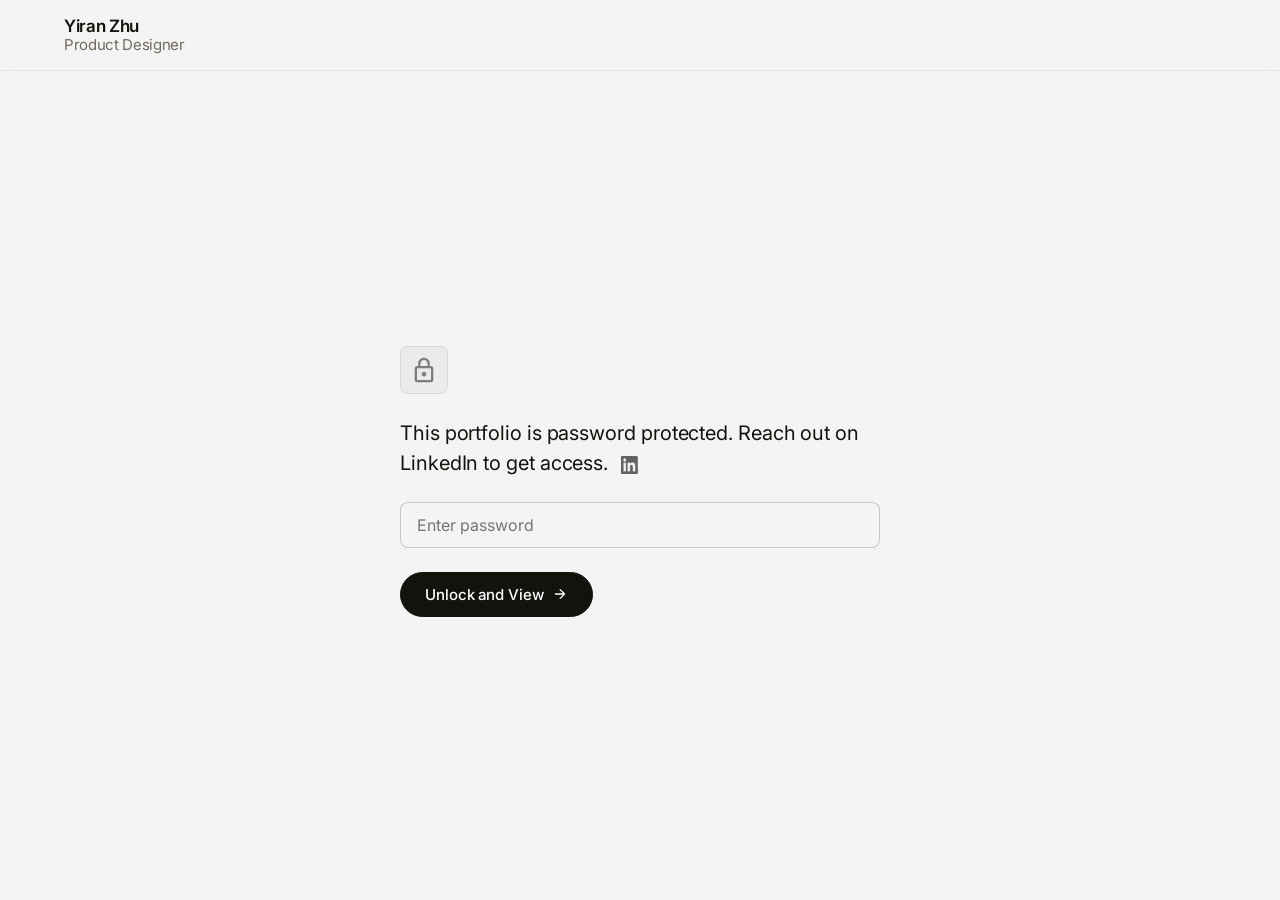
<file: case-study-automate.html>
<!DOCTYPE html>
<html lang="en" data-theme="light">
<head>
  <meta charset="UTF-8">
  <script>if(!sessionStorage.getItem('pf-unlocked')){window.location.replace('password.html');}</script>
  <meta name="viewport" content="width=device-width, initial-scale=1.0">
  <title>Shared Task Manager — Yiran Zhu</title>
  <link rel="preconnect" href="https://fonts.googleapis.com">
  <link rel="preconnect" href="https://fonts.gstatic.com" crossorigin>
  <link href="https://fonts.googleapis.com/css2?family=Geist:wght@300..700&family=Geist+Mono:wght@400;500&family=Inter:wght@400;700&display=swap" rel="stylesheet">
  <link rel="stylesheet" href="styles.css">
  <script>(function(){var s=localStorage.getItem('pf-theme');var d=window.matchMedia('(prefers-color-scheme:dark)').matches;document.documentElement.setAttribute('data-theme',s||(d?'dark':'light'));})();</script>
</head>
<body>

  <!-- ── Desktop header ─────────────────────────────────── -->
  <header class="pf-header">
    <a href="index.html" class="pf-wordmark">
      Yiran Zhu
    </a>
    <div class="pf-header-controls">
      <nav class="pf-header-nav">
        <a href="index.html#work" class="pf-header-nav-link">Work</a>
        <a href="index.html#vibe-coding" class="pf-header-nav-link">Vibe coding</a>
        <a href="index.html#about" class="pf-header-nav-link">About</a>
        <a href="#" class="pf-btn pf-btn--primary pf-header-cta copy-email" data-email="yiran.jour@gmail.com">
          <svg width="6" height="6" viewBox="0 0 6 6" fill="currentColor" style="flex-shrink:0;"><circle cx="3" cy="3" r="3"/></svg>
          Contact
        </a>
      </nav>
      <!-- Theme toggle -->
      <button class="pf-iconbtn" id="theme-toggle" aria-label="Toggle theme">
        <svg id="theme-icon-sun" xmlns="http://www.w3.org/2000/svg" width="16" height="16" viewBox="0 0 24 24" fill="none" stroke="currentColor" stroke-width="1.75" stroke-linecap="round" stroke-linejoin="round" style="display:none"><circle cx="12" cy="12" r="5"/><line x1="12" y1="1" x2="12" y2="3"/><line x1="12" y1="21" x2="12" y2="23"/><line x1="4.22" y1="4.22" x2="5.64" y2="5.64"/><line x1="18.36" y1="18.36" x2="19.78" y2="19.78"/><line x1="1" y1="12" x2="3" y2="12"/><line x1="21" y1="12" x2="23" y2="12"/><line x1="4.22" y1="19.78" x2="5.64" y2="18.36"/><line x1="18.36" y1="5.64" x2="19.78" y2="4.22"/></svg>
        <svg id="theme-icon-moon" xmlns="http://www.w3.org/2000/svg" width="16" height="16" viewBox="0 0 24 24" fill="none" stroke="currentColor" stroke-width="1.75" stroke-linecap="round" stroke-linejoin="round"><path d="M21 12.79A9 9 0 1 1 11.21 3 7 7 0 0 0 21 12.79z"/></svg>
      </button>
    </div>
  </header>

  <!-- ── Mobile topbar ──────────────────────────────────── -->
  <div class="pf-topbar">
    <a href="index.html" class="pf-wordmark">Yiran Zhu</a>
    <div style="display:flex;align-items:center;gap:var(--space-2);">
      <button class="pf-iconbtn" id="theme-toggle-mobile" aria-label="Toggle theme">
        <svg id="theme-icon-sun-m" xmlns="http://www.w3.org/2000/svg" width="16" height="16" viewBox="0 0 24 24" fill="none" stroke="currentColor" stroke-width="1.75" stroke-linecap="round" stroke-linejoin="round" style="display:none"><circle cx="12" cy="12" r="5"/><line x1="12" y1="1" x2="12" y2="3"/><line x1="12" y1="21" x2="12" y2="23"/><line x1="4.22" y1="4.22" x2="5.64" y2="5.64"/><line x1="18.36" y1="18.36" x2="19.78" y2="19.78"/><line x1="1" y1="12" x2="3" y2="12"/><line x1="21" y1="12" x2="23" y2="12"/><line x1="4.22" y1="19.78" x2="5.64" y2="18.36"/><line x1="18.36" y1="5.64" x2="19.78" y2="4.22"/></svg>
        <svg id="theme-icon-moon-m" xmlns="http://www.w3.org/2000/svg" width="16" height="16" viewBox="0 0 24 24" fill="none" stroke="currentColor" stroke-width="1.75" stroke-linecap="round" stroke-linejoin="round"><path d="M21 12.79A9 9 0 1 1 11.21 3 7 7 0 0 0 21 12.79z"/></svg>
      </button>
      <button class="pf-menu-btn" id="menu-btn" aria-expanded="false" aria-haspopup="true">
        Menu
        <svg xmlns="http://www.w3.org/2000/svg" width="14" height="14" viewBox="0 0 24 24" fill="none" stroke="currentColor" stroke-width="1.75" stroke-linecap="round" stroke-linejoin="round"><line x1="3" y1="6" x2="21" y2="6"/><line x1="3" y1="12" x2="21" y2="12"/><line x1="3" y1="18" x2="21" y2="18"/></svg>
      </button>
    </div>
  </div>
  <div class="pf-dropdown" id="pf-dropdown" aria-hidden="true">
    <div class="pf-dropdown-head">
      <a href="index.html" class="pf-wordmark">Yiran Zhu</a>
      <button class="pf-iconbtn" id="close-menu" aria-label="Close menu">
        <svg xmlns="http://www.w3.org/2000/svg" width="16" height="16" viewBox="0 0 24 24" fill="none" stroke="currentColor" stroke-width="1.75" stroke-linecap="round" stroke-linejoin="round"><line x1="18" y1="6" x2="6" y2="18"/><line x1="6" y1="6" x2="18" y2="18"/></svg>
      </button>
    </div>
    <div class="pf-dropdown-list">
      <a href="index.html#work" class="pf-dropdown-link">
        <span class="pf-navindex">01</span>Work
      </a>
      <a href="index.html#vibe-coding" class="pf-dropdown-link">
        <span class="pf-navindex">02</span>Vibe coding
      </a>
      <a href="index.html#about" class="pf-dropdown-link">
        <span class="pf-navindex">03</span>About
      </a>
      <a href="#" class="pf-dropdown-link copy-email" data-email="yiran.jour@gmail.com">
        <span class="pf-navindex">04</span>Contact
      </a>
    </div>
  </div>

  <!-- ── Two-column shell ───────────────────────────────── -->
  <div class="pf-shell">

    <!-- Left sidebar -->
    <aside class="pf-sidenav">
      <div>
        <a href="index.html" class="pf-back">
          <svg xmlns="http://www.w3.org/2000/svg" viewBox="0 0 24 24" fill="none" stroke="currentColor" stroke-width="1.75" stroke-linecap="round" stroke-linejoin="round"><polyline points="15 18 9 12 15 6"/></svg>
          Work
        </a>
        <nav class="pf-navlist" style="margin-top: var(--space-6);">
          <a href="#overview" class="pf-navlink" data-nav-target="overview">
            <span class="pf-navindex">01</span>Overview
          </a>
          <a href="#background" class="pf-navlink" data-nav-target="background">
            <span class="pf-navindex">02</span>Background
          </a>
          <a href="#research" class="pf-navlink" data-nav-target="research">
            <span class="pf-navindex">03</span>Research
          </a>
          <a href="#architecture" class="pf-navlink" data-nav-target="architecture">
            <span class="pf-navindex">04</span>Architecture
          </a>
          <a href="#design" class="pf-navlink" data-nav-target="design">
            <span class="pf-navindex">05</span>Design
          </a>
          <a href="#outcome" class="pf-navlink" data-nav-target="outcome">
            <span class="pf-navindex">06</span>Outcome
          </a>
        </nav>
      </div>
    </aside>

    <!-- Main content -->
    <main class="pf-main">

      <!-- ── 01 Overview ──────────────────────────────────── -->
      <section id="overview" class="cs2-section cs2-section--first">

        <div class="cs2-overview-header">

          <!-- Title -->
          <h1 class="cs2-project-title">Shared Task Manager: Collapsed a 14-day, 4-team Process into <em>One Day</em> by Redesigning How Cross-Functional Teams, Tools, and Data Handoffs Were Orchestrated at Goldman Sachs</h1>

          <!-- Tags -->
          <div class="pf-tags">
            <span class="pf-tag">Systems Thinking</span>
            <span class="pf-tag">Product Architect</span>
          </div>

          <!-- Overview table -->
          <div class="cs2-overview-table">

            <div class="cs-meta-right">
              <div class="cs-meta-field">
                <span class="cs-meta-label">Company</span>
                <span class="cs-meta-value">Goldman Sachs</span>
              </div>
              <div class="cs-meta-field">
                <span class="cs-meta-label">Timeline</span>
                <span class="cs-meta-value">Jan 2024 – Sep 2024</span>
              </div>
              <div class="cs-meta-field">
                <span class="cs-meta-label">Team</span>
                <span class="cs-meta-value">PM, engineers, SME, and a research-support designer</span>
              </div>
              <div class="cs-meta-field">
                <span class="cs-meta-label">My contribution</span>
                <span class="cs-meta-value">Led research, product architecture, design vision and execution, and stakeholder buy-in</span>
              </div>
            </div>

            <!-- Measured Outcome -->
            <div class="cs2-metrics-block">
              <span class="cs2-metrics-label">Measured Outcome</span>
              <div class="cs2-metrics-grid">
                <div class="cs2-metric-item">
                  <span class="cs2-metric-item-val">14 days → 1 day</span>
                  <span class="cs2-metric-item-desc">Completion time</span>
                </div>
                <div class="cs2-metric-item">
                  <span class="cs2-metric-item-val">9 → 1</span>
                  <span class="cs2-metric-item-desc">Tools consolidated</span>
                </div>
                <div class="cs2-metric-item">
                  <span class="cs2-metric-item-val">Zero</span>
                  <span class="cs2-metric-item-desc">Manual data edits</span>
                </div>
                <div class="cs2-metric-item">
                  <span class="cs2-metric-item-val">4×</span>
                  <span class="cs2-metric-item-desc">Platform onboarding speed</span>
                </div>
              </div>
            </div>

          </div>
        </div><!-- /cs2-overview-header -->

        <!-- Jump to design -->
        <div>
          <a href="#design" class="pf-btn pf-btn--ghost">
            Jump to design solution
            <svg class="pf-btn-arrow" xmlns="http://www.w3.org/2000/svg" width="16" height="16" viewBox="0 0 24 24" fill="none" stroke="currentColor" stroke-width="1.75" stroke-linecap="round" stroke-linejoin="round"><line x1="5" y1="12" x2="19" y2="12"/><polyline points="12 5 19 12 12 19"/></svg>
          </a>
        </div>

      </section>

      <!-- ── 02 Background ─────────────────────────────────── -->
      <section id="background" class="cs2-section">

        <h2 class="cs2-section-heading">[01 Background]</h2>

        <div class="cs2-sub-group">
          <h3 class="cs2-sub-heading">Business Background</h3>
          <p class="cs2-body">Goldman Sachs helps large corporations arrange commercial loans. When financial markets get volatile, borrowers often renegotiate their loan terms — for example, requesting a lower interest rate — to avoid defaulting. These renegotiations are called amendments, and they trigger a complex internal coordination process.</p>
        </div>

        <div class="cs2-sub-group">
          <h3 class="cs2-sub-heading">Business and Stakeholder Problems</h3>
          <p class="cs2-body">Every amendment involves the borrower, Goldman Sachs, and thousands of individual lenders. Inside Goldman Sachs, four internal teams — client, data, servicing, and trading — had to coordinate to complete the process.</p>
          <p class="cs2-body">The work was entirely manual, hard to follow, and always under tight deadlines. A single data error could cost the firm millions. Missing a deadline risked losing the client entirely.</p>
          <div class="cs2-metrics-block">
            <span class="cs2-metrics-label">Baseline metrics from user research · On the Old System</span>
            <div class="cs2-metrics-grid">
              <div class="cs2-metric-item">
                <span class="cs2-metric-item-val">14 days</span>
                <span class="cs2-metric-item-desc">To complete one amendment</span>
              </div>
              <div class="cs2-metric-item">
                <span class="cs2-metric-item-val">9 tools</span>
                <span class="cs2-metric-item-desc">Across 4 separate teams</span>
              </div>
              <div class="cs2-metric-item">
                <span class="cs2-metric-item-val">18</span>
                <span class="cs2-metric-item-desc">Manual data-entry points</span>
              </div>
              <div class="cs2-metric-item">
                <span class="cs2-metric-item-val">10</span>
                <span class="cs2-metric-item-desc">Team handoffs per process</span>
              </div>
            </div>
          </div>
          <p class="cs2-body">Amendments are also highly unique — borrowers can restructure their loans in many different ways, and each request determined what every team needed to do. This made the process so complex it could only be handled by the most senior team members.</p>
          <p class="cs2-body">When market volatility drove a surge in amendment requests in late 2023, the teams relying on legacy tools failed to keep up with the volume. Business stakeholders came to our platform to fast-track a replacement and eventually move off legacy systems entirely.</p>
        </div>

        <div class="cs2-sub-group">
          <h3 class="cs2-sub-heading">My Role</h3>
          <p class="cs2-body">As lead designer and design owner across multiple products on our platform, I owned the research, led requirement refinement, shaped the core workflows, drove stakeholder buy-in, and designed the experience 0→1.</p>
        </div>

        <div class="cs2-sub-group">
          <h3 class="cs2-sub-heading">My Approach</h3>
          <p class="cs2-body">Replicating a broken process digitally would yield zero value. I treated this not as an interface problem, but as a service architecture problem.</p>
          <p class="cs2-body">I organized my approach around three priorities:</p>
          <ul class="cs2-body" style="padding-left: 1.25rem; display: flex; flex-direction: column; gap: var(--space-2);">
            <li>Auditing the full multi-team workflow to understand the root causes of the ecosystem failure</li>
            <li>Mapping business logic with SMEs to define what could be automated versus what needed user input and oversight</li>
            <li>Working closely with PM, engineers, and stakeholders to negotiate trade-offs and get buy-in</li>
          </ul>
        </div>

      </section>

      <!-- ── 03 Research ────────────────────────────────────── -->
      <section id="research" class="cs2-section">

        <h2 class="cs2-section-heading">[02 Research]</h2>

        <div class="cs2-sub-group">
          <p class="cs2-body">I led 14 user and SME interviews across all four teams, with support from another designer. My research goals were:</p>
          <div class="cs2-insight-grid">
            <div class="cs2-insight-card">
              <span class="cs2-insight-label">True user intent</span>
              <p class="cs2-insight-desc">What each team actually needed to accomplish, separate from what legacy tools forced them to do</p>
            </div>
            <div class="cs2-insight-card">
              <span class="cs2-insight-label">Root cause analysis</span>
              <p class="cs2-insight-desc">Where risk and inefficiency entered the process</p>
            </div>
            <div class="cs2-insight-card">
              <span class="cs2-insight-label">Domain knowledge</span>
              <p class="cs2-insight-desc">The undocumented business rules driving different amendment scenarios</p>
            </div>
          </div>
        </div>

        <div class="cs2-sub-group">
          <h3 class="cs2-sub-heading">Clarifying User Intent</h3>
          <p class="cs2-body">The existing workflow was shaped by legacy tool limitations, not by what teams actually needed to accomplish. I separated tasks essential to each team's responsibilities from the workarounds they'd invented to compensate.</p>
          <img src="img/task-manager-case-study/user-intent.png" alt="User action breakdown" class="cs2-img">
        </div>

        <div class="cs2-sub-group">
          <h3 class="cs2-sub-heading">Root Cause Analysis</h3>
          <p class="cs2-body">I mapped the full workflow across all four teams into a service blueprint to identify where teams suffered most.</p>
          <img src="img/task-manager-case-study/task-manager-service-blueprint.png" alt="Service blueprint mapping the full amendment workflow across all four teams" class="cs2-img">
          <p class="cs2-body">Three root causes emerged from the audit:</p>
          <div class="cs2-insight-grid">
            <div class="cs2-insight-card">
              <span class="cs2-insight-label">Root cause 1</span>
              <p class="cs2-insight-desc"><strong>Workflow sequencing put the wrong team last.</strong> The data team's review was supposed to govern the data the servicing team used. But data team's review took 10–14 days, while servicing had to complete their work in a single day. The result: servicing moved forward without approved data, and data team signed off two weeks after the deadline. Unapproved data led to wrong notices and payments worth millions of dollars.</p>
            </div>
            <div class="cs2-insight-card">
              <span class="cs2-insight-label">Root cause 2</span>
              <p class="cs2-insight-desc"><strong>Manual data processing created high-volume, high-stakes error risk.</strong> The servicing team spent 70% of their time manually checking thousands of rows in spreadsheets, then re-entering that data by hand into separate systems. Every step was a new opportunity for error.</p>
            </div>
            <div class="cs2-insight-card">
              <span class="cs2-insight-label">Root cause 3</span>
              <p class="cs2-insight-desc"><strong>One team existed entirely as a human workaround.</strong> The trading team had no substantive role in the amendment process. They were involved only because the legacy system couldn't support one specific servicing task — so servicing had invented a workaround that required trading to perform it in a separate application.</p>
            </div>
          </div>
        </div>

        <div class="cs2-sub-group">
          <h3 class="cs2-sub-heading">User Scenarios Research</h3>
          <p class="cs2-body">Amendments are highly variable. Clients can restructure their loan in dozens of ways, and the specific request changes what data comes in, what each team processes, and what decisions they need to make.</p>
          <p class="cs2-body">I asked SMEs to walk me through real scenarios, surfacing undocumented business rules, conditional decision points, and data inputs and outputs for each. I synthesized these into a scenario matrix to identify patterns that could be standardized and automated versus where users needed input and guidance.</p>
          <img src="img/task-manager-case-study/task-manager-user-scenario-matrix.png" alt="User scenario matrix mapping amendment types to team tasks, data inputs, and decision points" class="cs2-img">
        </div>

      </section>

      <!-- ── 04 Architecture ───────────────────────────────── -->
      <section id="architecture" class="cs2-section">

        <h2 class="cs2-section-heading">[03 Hypothesis &amp; Architecture]</h2>

        <div class="cs2-sub-group">
          <h3 class="cs2-sub-heading">Hypothesis</h3>
          <div class="cs2-hypothesis">
            <p class="cs2-hypothesis-text">If we sequence teams correctly so data is reviewed and approved before downstream work begins — and replace manual data processing with system automation — we can eliminate missed-deadline risk, prevent data errors, and ensure accurate notices and payments. Brought together in a single guided experience, teams can handle increasing volume without growing headcount, and junior members can do work that previously required years of experience.</p>
          </div>
        </div>

        <div class="cs2-sub-group">
          <h3 class="cs2-sub-heading">Workflow Re-Architecture</h3>
          <p class="cs2-body">The core structural fix was an architectural reversal: bring the data team in first — so they capture and approve the governing loan data before the servicing team begins their work.</p>
          <img src="img/task-manager-case-study/workflow-rearchitecture.png" alt="Old and new workflow" class="cs2-img">
        </div>

        <div class="cs2-sub-group">
          <h3 class="cs2-sub-heading">Stakeholder Alignment</h3>
          <p class="cs2-body">The data team's leadership pushed back. Moving earlier in the process meant committing to tighter deadlines and reprioritizing their workload — neither of which they had agreed to.</p>
          <p class="cs2-body">I facilitated a cross-functional workshop with the lead PM, SMEs, and lead engineer to develop operational strategies that could make this feasible. The lead PM and I then took those strategies directly to data team leadership and secured buy-in — pairing the ask with a concrete operational plan and a commitment to address their efficiency gaps in a more holistic way going forward.</p>
          <p class="cs2-body">How I addressed the data team's efficiency gap by designing an AI-powered solution</p>
          <div>
            <a href="case-study-ai-data-review.html" class="pf-btn pf-btn--ghost">
              Read AI case study
              <svg class="pf-btn-arrow" xmlns="http://www.w3.org/2000/svg" width="16" height="16" viewBox="0 0 24 24" fill="none" stroke="currentColor" stroke-width="1.75" stroke-linecap="round" stroke-linejoin="round"><line x1="5" y1="12" x2="19" y2="12"/><polyline points="12 5 19 12 12 19"/></svg>
            </a>
          </div>
        </div>

        <div class="cs2-sub-group">
          <h3 class="cs2-sub-heading">New Experience End Vision</h3>
          <p class="cs2-body">With the workflow re-sequenced and root causes identified, the design challenge was ensuring the new system was intuitive at scale — standardized for the 80% of common scenarios while remaining flexible for edge cases.</p>
          <p class="cs2-body">I worked directly with engineers throughout to push automation as far as possible. One key outcome: engineers confirmed the system could fully replace the trading team's workaround, eliminating their role from the process entirely.</p>
        </div>

      </section>

      <!-- ── 05 Design solutions ────────────────────────── -->
      <section id="design" class="cs2-section">

        <h2 class="cs2-section-heading">[04 Design Solutions]</h2>

        <!-- Design 1 -->
        <div class="cs2-pillar">
          <div class="cs2-pillar-header">
            <span class="cs2-pillar-num">Design 1</span>
            <h3 class="cs2-pillar-title">Shared Task Manager with System Guardrails</h3>
          </div>
          <div class="cs2-pillar-fields">
            <div class="cs2-pillar-field">
              <span class="cs2-field-label">Before</span>
              <p class="cs2-field-body">Teams juggled 9 tools, manually re-entered the same data across multiple applications, and relied on offline communication to coordinate who was doing what and when.</p>
            </div>
            <div class="cs2-pillar-field">
              <span class="cs2-field-label">After</span>
              <p class="cs2-field-body">A single guided workflow where each step leads to the next. Roles and responsibilities are defined per team. Each team enters only the data they own, and that data carries forward automatically — no re-entry, no reconciliation.</p>
            </div>
          </div>
          <div class="pf-switcher" role="tablist" aria-label="Design 1 feature views">
            <div class="pf-switcher-thumb"></div>
            <button class="is-active" role="tab" aria-selected="true" data-tab-group="design1" data-tab-target="design1-guided">Guided Task Manager</button>
            <button role="tab" aria-selected="false" data-tab-group="design1" data-tab-target="design1-roles">Tasks by Team</button>
            <button role="tab" aria-selected="false" data-tab-group="design1" data-tab-target="design1-data">Data Auto Carry Forward</button>
          </div>
          <div id="design1-guided" class="cs2-tab-panel" role="tabpanel">
            <div class="cs2-video-wrap">
              <video muted playsinline preload="metadata" style="width: 100%; display: block;">
                <source src="img/task-manager-case-study/task-manager-guided.mp4" type="video/mp4">
              </video>
              <button class="cs2-video-btn" aria-label="Play/Pause">
                <svg class="cs2-video-icon-play" xmlns="http://www.w3.org/2000/svg" width="24" height="24" viewBox="0 0 24 24" fill="white"><polygon points="5 3 19 12 5 21 5 3"/></svg>
                <svg class="cs2-video-icon-pause" xmlns="http://www.w3.org/2000/svg" width="24" height="24" viewBox="0 0 24 24" fill="white"><rect x="6" y="4" width="4" height="16"/><rect x="14" y="4" width="4" height="16"/></svg>
              </button>
            </div>
          </div>
          <div id="design1-roles" class="cs2-tab-panel" role="tabpanel" hidden>
            <img src="img/task-manager-case-study/task-manager-roles-responsibility.png" alt="Tasks organized by team — showing role-based responsibilities within the shared workflow" class="cs2-img">
          </div>
          <div id="design1-data" class="cs2-tab-panel" role="tabpanel" hidden>
            <img src="img/task-manager-case-study/task-manager-data-automation.png" alt="Data entered by one team carries forward automatically — no re-entry across steps" class="cs2-img">
          </div>
          <div class="cs2-pillar-fields">
            <div class="cs2-pillar-field">
              <span class="cs2-field-label">Why it mattered</span>
              <p class="cs2-field-body">Eliminated tool-switching, overlapping work, and data inconsistency. The step-by-step structure made a process that once required years of experience learnable by junior team members.</p>
            </div>
            <div class="cs2-pillar-field">
              <span class="cs2-field-label">Trade-off</span>
              <p class="cs2-field-body">Saving a partial draft mid-task was out of scope for the initial build. I aligned with SME users on the constraint and designed a warning modal to prevent navigation away before task completion — reducing incomplete-state risk without the engineering overhead.</p>
            </div>
          </div>
        </div>

        <!-- Design 2 -->
        <div class="cs2-pillar">
          <div class="cs2-pillar-header">
            <span class="cs2-pillar-num">Design 2</span>
            <h3 class="cs2-pillar-title">Automating Heavy Data Processing</h3>
          </div>
          <div class="cs2-pillar-fields">
            <div class="cs2-pillar-field">
              <span class="cs2-field-label">Before</span>
              <p class="cs2-field-body">The servicing team manually verified thousands of rows of lender data from a client spreadsheet, then hand-entered it into the system to calculate each lender's payments and involvement.</p>
            </div>
            <div class="cs2-pillar-field">
              <span class="cs2-field-label">After</span>
              <p class="cs2-field-body">The system ingests the spreadsheet directly, runs calculations automatically, and surfaces a validation layer for users to review and approve — rather than enter.</p>
            </div>
          </div>
          <div class="cs2-video-wrap">
            <video muted playsinline preload="metadata" style="width: 100%; display: block;">
              <source src="img/task-manager-case-study/task-manager-spreadsheet-automation.mp4" type="video/mp4">
            </video>
            <button class="cs2-video-btn" aria-label="Play/Pause">
              <svg class="cs2-video-icon-play" xmlns="http://www.w3.org/2000/svg" width="24" height="24" viewBox="0 0 24 24" fill="white"><polygon points="5 3 19 12 5 21 5 3"/></svg>
              <svg class="cs2-video-icon-pause" xmlns="http://www.w3.org/2000/svg" width="24" height="24" viewBox="0 0 24 24" fill="white"><rect x="6" y="4" width="4" height="16"/><rect x="14" y="4" width="4" height="16"/></svg>
            </button>
          </div>
          <div class="cs2-pillar-fields">
            <div class="cs2-pillar-field">
              <span class="cs2-field-label">Why it mattered</span>
              <p class="cs2-field-body">Eliminated the highest-volume manual task in the process — and the highest risk for error. Real-time validation catches issues before they reach notices or payments. Time to complete this step: 1–4 hours → 10 minutes.</p>
            </div>
            <div class="cs2-pillar-field">
              <span class="cs2-field-label">Trade-off</span>
              <p class="cs2-field-body">A full in-system data editing interface was out of scope for the deadline. I aligned with users on a fallback: when the system flags an error, users fix it in the source spreadsheet and re-upload. Not ideal long-term, but it protected data integrity without blocking launch.</p>
            </div>
          </div>
        </div>

        <!-- Design 3 -->
        <div class="cs2-pillar">
          <div class="cs2-pillar-header">
            <span class="cs2-pillar-num">Design 3</span>
            <h3 class="cs2-pillar-title">User-Instructed Automation for Edge Cases</h3>
          </div>
          <div class="cs2-pillar-fields">
            <div class="cs2-pillar-field">
              <span class="cs2-field-label">Before</span>
              <p class="cs2-field-body">When an amendment didn't fit a standard pattern, there was no structured path forward. Users relied on senior expertise and offline problem-solving — creating delays, inconsistency, and a dependency on the most experienced people on the team.</p>
            </div>
            <div class="cs2-pillar-field">
              <span class="cs2-field-label">After</span>
              <p class="cs2-field-body">For cases the system can't interpret on its own, users give the system direct instructions. The system applies them automatically for the remainder of that amendment — no engineering ticket, no workaround required.</p>
             
            </div>
          </div>
          <div class="pf-switcher" role="tablist" aria-label="Design 3 examples">
            <div class="pf-switcher-thumb"></div>
            <button class="is-active" role="tab" aria-selected="true" data-tab-group="design3" data-tab-target="design3-ex1">Example 1</button>
            <button role="tab" aria-selected="false" data-tab-group="design3" data-tab-target="design3-ex2">Example 2</button>
          </div>
          <div id="design3-ex1" class="cs2-tab-panel" role="tabpanel">
            <img src="img/task-manager-case-study/task-manager-user-instruction-mapping.png" alt="User-instructed automation example 1: mapping non-standard column headers" class="cs2-img">
          </div>
          <div id="design3-ex2" class="cs2-tab-panel" role="tabpanel" hidden>
            <img src="img/task-manager-case-study/task-manager-user-instruction-servicing.png" alt="User-instructed automation example 2: servicing edge case instruction" class="cs2-img">
          </div>
          <div class="cs2-pillar-fields">
            <div class="cs2-pillar-field">
              <span class="cs2-field-label">Why it mattered</span>
              <p class="cs2-field-body">The scenario matrix showed that true edge cases were real but rare. The goal wasn't to engineer every possible variation — it was to ensure the 80% ran automatically and the 20% stayed manageable without developer involvement. This kept the system scalable without making it brittle.</p>
            </div>
            <div class="cs2-pillar-field">
              <span class="cs2-field-label">Trade-off</span>
              <p class="cs2-field-body">User instructions are amendment-specific and don't persist across different amendments — persisting them would require a rules-management system that was out of scope. Users are informed of this upfront so expectations are set.</p>
            </div>
          </div>
        </div>

      </section>

      <!-- ── 06 Outcome ────────────────────────────────────── -->
      <section id="outcome" class="cs2-section">

        <h2 class="cs2-section-heading">[05 Outcome]</h2>

        <div class="cs2-sub-group">
          <p class="cs2-body">After launch, the feature successfully processed amendments for a month — prompting business leadership to fast-track migrating their loan portfolio off the legacy system. Onboarding ran 4× faster than before.</p>
          <p class="cs2-body">Ten months after launch, the feature had processed 80% of all amendment requests coming into the business.</p>
        </div>

        <div class="cs2-sub-group">
          <h3 class="cs2-sub-heading">Impact</h3>
          <div class="cs2-metric-rows">
            <div class="cs2-metric-row">
              <span class="cs2-metric-label">Completion time</span>
              <div class="cs2-metric-value">
                <span class="cs2-metric-before">14 business days</span>
                <span class="cs2-metric-after">1 business day</span>
              </div>
            </div>
            <div class="cs2-metric-row">
              <span class="cs2-metric-label">Tools used</span>
              <div class="cs2-metric-value">
                <span class="cs2-metric-before">9 tools across 4 teams</span>
                <span class="cs2-metric-after">1 unified platform</span>
              </div>
            </div>
            <div class="cs2-metric-row">
              <span class="cs2-metric-label">Data integrity</span>
              <div class="cs2-metric-value">
                <span class="cs2-metric-after">Zero manual data transfer, manipulation, or reconciliation</span>
              </div>
            </div>
            <div class="cs2-metric-row">
              <span class="cs2-metric-label">Platform onboarding</span>
              <div class="cs2-metric-value">
                <span class="cs2-metric-after">4× faster</span>
              </div>
            </div>
          </div>
        </div>

        <div class="cs2-sub-group">
            <p class="cs2-body">A note on what came next: The data team's efficiency gap — the one I committed to addressing as part of getting their buy-in — became its own product.</p>
          <div>
            <a href="case-study-ai-data-review.html" class="pf-btn pf-btn--ghost">
              Read AI case study
              <svg class="pf-btn-arrow" xmlns="http://www.w3.org/2000/svg" width="16" height="16" viewBox="0 0 24 24" fill="none" stroke="currentColor" stroke-width="1.75" stroke-linecap="round" stroke-linejoin="round"><line x1="5" y1="12" x2="19" y2="12"/><polyline points="12 5 19 12 12 19"/></svg>
            </a>
          </div>
        </div>

      </section>

    </main>
  </div><!-- /pf-shell -->

  <!-- ── Footer ─────────────────────────────────────────── -->
  <footer class="site-footer">
    <span class="footer-name">© 2026 · Design and built with Claude, deployed on Github </span>
    <div class="footer-links">
      <a href="https://www.linkedin.com/in/yiranzhu/" target="_blank" class="intro-social-link" aria-label="LinkedIn">
        <img src="img/InBug-Black.png" alt="LinkedIn">
      </a>
      <a href="https://github.com/yiranzhu25" target="_blank" class="intro-social-link" aria-label="GitHub">
        <img src="img/GitHub_Invertocat_Black.png" alt="GitHub">
      </a>
      <a href="#" class="intro-social-link copy-email" data-email="yiran.jour@gmail.com" aria-label="Email">
        <img src="img/mail_24dp_1F1F1F_FILL0_wght400_GRAD0_opsz24.svg" alt="Email">
      </a>
    </div>
  </footer>

  <script src="main.js"></script>
  <script>
  (function () {
    document.querySelectorAll('.cs2-video-wrap').forEach(function (wrap) {
      var video = wrap.querySelector('video');
      var btn   = wrap.querySelector('.cs2-video-btn');

      function setPlaying(playing) {
        wrap.classList.toggle('is-playing', playing);
      }

      var observer = new IntersectionObserver(function (entries) {
        entries.forEach(function (entry) {
          if (entry.isIntersecting) {
            video.play().then(function () { setPlaying(true); }).catch(function () {});
          } else {
            video.pause();
            setPlaying(false);
          }
        });
      }, { threshold: 0.5 });
      observer.observe(wrap);

      btn.addEventListener('click', function () {
        if (video.paused) {
          video.play().then(function () { setPlaying(true); }).catch(function () {});
        } else {
          video.pause();
          setPlaying(false);
        }
      });

      video.addEventListener('ended', function () { setPlaying(false); });
    });
  }());

  (function () {
    document.querySelectorAll('.pf-switcher').forEach(function (sw) {
      var thumb = sw.querySelector('.pf-switcher-thumb');
      var btns  = sw.querySelectorAll('button');

      function moveThumb(btn) {
        thumb.style.left  = btn.offsetLeft + 'px';
        thumb.style.width = btn.offsetWidth + 'px';
      }

      var active = sw.querySelector('button.is-active') || btns[0];
      moveThumb(active);

      btns.forEach(function (btn) {
        btn.addEventListener('click', function () { moveThumb(btn); });
      });
    });
  }());
  </script>

</body>
</html>
</file>
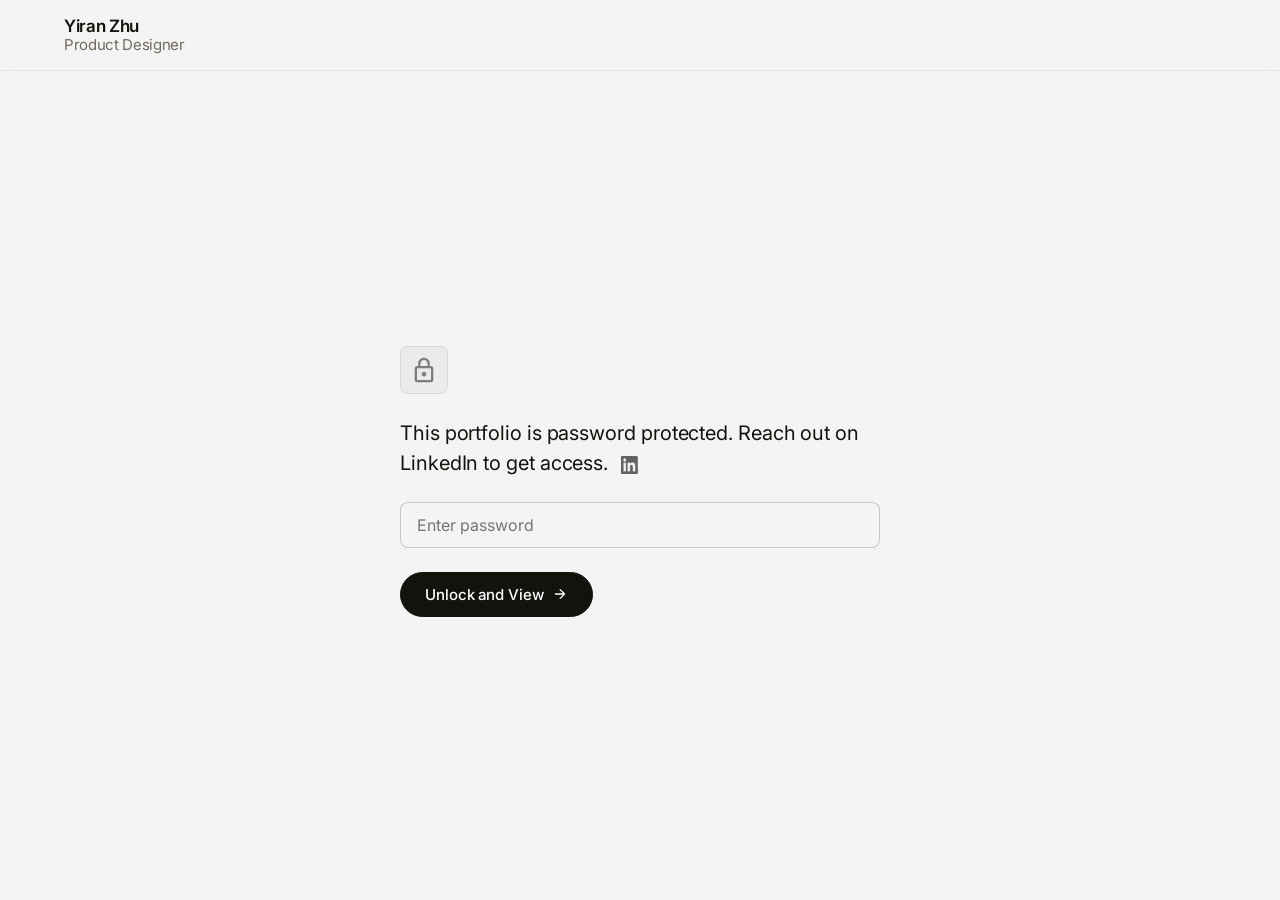
<file: case-study-design-system.html>
<!DOCTYPE html>
<html lang="en" data-theme="light">
<head>
  <meta charset="UTF-8">
  <script>if(!sessionStorage.getItem('pf-unlocked')){window.location.replace('password.html');}</script>
  <meta name="viewport" content="width=device-width, initial-scale=1.0">
  <title>Maintaining Design System at Scale — Yiran Zhu</title>
  <link rel="preconnect" href="https://fonts.googleapis.com">
  <link rel="preconnect" href="https://fonts.gstatic.com" crossorigin>
  <link href="https://fonts.googleapis.com/css2?family=Geist:wght@300..700&family=Geist+Mono:wght@400;500&family=Inter:wght@400;700&display=swap" rel="stylesheet">
  <link rel="stylesheet" href="styles.css">
  <script>(function(){var s=localStorage.getItem('pf-theme');var d=window.matchMedia('(prefers-color-scheme:dark)').matches;document.documentElement.setAttribute('data-theme',s||(d?'dark':'light'));})();</script>
</head>
<body>

  <!-- ── Desktop header ─────────────────────────────────── -->
  <header class="pf-header">
    <a href="index.html" class="pf-wordmark">
      Yiran Zhu
    </a>
    <div class="pf-header-controls">
      <nav class="pf-header-nav">
        <a href="index.html#work" class="pf-header-nav-link">Work</a>
        <a href="index.html#vibe-coding" class="pf-header-nav-link">Vibe coding</a>
        <a href="index.html#about" class="pf-header-nav-link">About</a>
        <a href="#" class="pf-btn pf-btn--primary pf-header-cta copy-email" data-email="yiran.jour@gmail.com">
          <svg width="6" height="6" viewBox="0 0 6 6" fill="currentColor" style="flex-shrink:0;"><circle cx="3" cy="3" r="3"/></svg>
          Contact
        </a>
      </nav>
      <!-- Theme toggle -->
      <button class="pf-iconbtn" id="theme-toggle" aria-label="Toggle theme">
        <svg id="theme-icon-sun" xmlns="http://www.w3.org/2000/svg" width="16" height="16" viewBox="0 0 24 24" fill="none" stroke="currentColor" stroke-width="1.75" stroke-linecap="round" stroke-linejoin="round" style="display:none"><circle cx="12" cy="12" r="5"/><line x1="12" y1="1" x2="12" y2="3"/><line x1="12" y1="21" x2="12" y2="23"/><line x1="4.22" y1="4.22" x2="5.64" y2="5.64"/><line x1="18.36" y1="18.36" x2="19.78" y2="19.78"/><line x1="1" y1="12" x2="3" y2="12"/><line x1="21" y1="12" x2="23" y2="12"/><line x1="4.22" y1="19.78" x2="5.64" y2="18.36"/><line x1="18.36" y1="5.64" x2="19.78" y2="4.22"/></svg>
        <svg id="theme-icon-moon" xmlns="http://www.w3.org/2000/svg" width="16" height="16" viewBox="0 0 24 24" fill="none" stroke="currentColor" stroke-width="1.75" stroke-linecap="round" stroke-linejoin="round"><path d="M21 12.79A9 9 0 1 1 11.21 3 7 7 0 0 0 21 12.79z"/></svg>
      </button>
    </div>
  </header>

  <!-- ── Mobile topbar ──────────────────────────────────── -->
  <div class="pf-topbar">
    <a href="index.html" class="pf-wordmark">Yiran Zhu</a>
    <div style="display:flex;align-items:center;gap:var(--space-2);">
      <button class="pf-iconbtn" id="theme-toggle-mobile" aria-label="Toggle theme">
        <svg id="theme-icon-sun-m" xmlns="http://www.w3.org/2000/svg" width="16" height="16" viewBox="0 0 24 24" fill="none" stroke="currentColor" stroke-width="1.75" stroke-linecap="round" stroke-linejoin="round" style="display:none"><circle cx="12" cy="12" r="5"/><line x1="12" y1="1" x2="12" y2="3"/><line x1="12" y1="21" x2="12" y2="23"/><line x1="4.22" y1="4.22" x2="5.64" y2="5.64"/><line x1="18.36" y1="18.36" x2="19.78" y2="19.78"/><line x1="1" y1="12" x2="3" y2="12"/><line x1="21" y1="12" x2="23" y2="12"/><line x1="4.22" y1="19.78" x2="5.64" y2="18.36"/><line x1="18.36" y1="5.64" x2="19.78" y2="4.22"/></svg>
        <svg id="theme-icon-moon-m" xmlns="http://www.w3.org/2000/svg" width="16" height="16" viewBox="0 0 24 24" fill="none" stroke="currentColor" stroke-width="1.75" stroke-linecap="round" stroke-linejoin="round"><path d="M21 12.79A9 9 0 1 1 11.21 3 7 7 0 0 0 21 12.79z"/></svg>
      </button>
      <button class="pf-menu-btn" id="menu-btn" aria-expanded="false" aria-haspopup="true">
        Menu
        <svg xmlns="http://www.w3.org/2000/svg" width="14" height="14" viewBox="0 0 24 24" fill="none" stroke="currentColor" stroke-width="1.75" stroke-linecap="round" stroke-linejoin="round"><line x1="3" y1="6" x2="21" y2="6"/><line x1="3" y1="12" x2="21" y2="12"/><line x1="3" y1="18" x2="21" y2="18"/></svg>
      </button>
    </div>
  </div>
  <div class="pf-dropdown" id="pf-dropdown" aria-hidden="true">
    <div class="pf-dropdown-head">
      <a href="index.html" class="pf-wordmark">Yiran Zhu</a>
      <button class="pf-iconbtn" id="close-menu" aria-label="Close menu">
        <svg xmlns="http://www.w3.org/2000/svg" width="16" height="16" viewBox="0 0 24 24" fill="none" stroke="currentColor" stroke-width="1.75" stroke-linecap="round" stroke-linejoin="round"><line x1="18" y1="6" x2="6" y2="18"/><line x1="6" y1="6" x2="18" y2="18"/></svg>
      </button>
    </div>
    <div class="pf-dropdown-list">
      <a href="index.html#work" class="pf-dropdown-link">
        <span class="pf-navindex">01</span>Work
      </a>
      <a href="index.html#vibe-coding" class="pf-dropdown-link">
        <span class="pf-navindex">02</span>Vibe coding
      </a>
      <a href="index.html#about" class="pf-dropdown-link">
        <span class="pf-navindex">03</span>About
      </a>
      <a href="#" class="pf-dropdown-link copy-email" data-email="yiran.jour@gmail.com">
        <span class="pf-navindex">04</span>Contact
      </a>
    </div>
  </div>

  <!-- ── Two-column shell ───────────────────────────────── -->
  <div class="pf-shell">

    <!-- Left sidebar -->
    <aside class="pf-sidenav">
      <div>
        <a href="index.html" class="pf-back">
          <svg xmlns="http://www.w3.org/2000/svg" viewBox="0 0 24 24" fill="none" stroke="currentColor" stroke-width="1.75" stroke-linecap="round" stroke-linejoin="round"><polyline points="15 18 9 12 15 6"/></svg>
          Work
        </a>
        <nav class="pf-navlist" style="margin-top: var(--space-6);">
          <a href="#overview" class="pf-navlink" data-nav-target="overview">
            <span class="pf-navindex">01</span>Overview
          </a>
          <a href="#background" class="pf-navlink" data-nav-target="background">
            <span class="pf-navindex">02</span>Background
          </a>
          <a href="#source-of-truth" class="pf-navlink" data-nav-target="source-of-truth">
            <span class="pf-navindex">03</span>Design System
          </a>
          <a href="#data-viz" class="pf-navlink" data-nav-target="data-viz">
            <span class="pf-navindex">04</span>Data Visualization
          </a>
          <a href="#governance" class="pf-navlink" data-nav-target="governance">
            <span class="pf-navindex">05</span>Governance
          </a>
        </nav>
      </div>
    </aside>

    <!-- Main content -->
    <main class="pf-main">

      <!-- ── 01 Overview ──────────────────────────────────── -->
      <section id="overview" class="cs2-section cs2-section--first">

        <div class="cs2-overview-header">
          <!-- Title -->
          <h1 class="cs2-project-title">Design System at Scale: Governed 54 Components to Unify Enterprise UX and <em>Eliminate 60% of UI Fix Tickets</em> at PROS</h1>

          <!-- Tags -->
          <div class="pf-tags">
            <span class="pf-tag">Design System</span>
            <span class="pf-tag">UI Design</span>
            <span class="pf-tag">Accessibility</span>
          </div>

          <!-- Overview table -->
          <div class="cs2-overview-table">

            <div class="cs-meta-right">
              <div class="cs-meta-field">
                <span class="cs-meta-label">Company</span>
                <span class="cs-meta-value">PROS</span>
              </div>
              <div class="cs-meta-field">
                <span class="cs-meta-label">Role</span>
                <span class="cs-meta-value">UI Design</span>
              </div>
              <div class="cs-meta-field">
                <span class="cs-meta-label">Timeline</span>
                <span class="cs-meta-value">2018–2019</span>
              </div>
              <div class="cs-meta-field">
                <span class="cs-meta-label">Team</span>
                <span class="cs-meta-value">UI designers, UX designers, researchers, PMs and engineers</span>
              </div>
              <div class="cs-meta-field">
                <span class="cs-meta-label">My contribution</span>
                <span class="cs-meta-value">Maintained company design system, UI design, production-ready UI code</span>
              </div>
            </div>

            <!-- Key Impact -->
            <div class="cs2-metrics-block">
              <span class="cs2-metrics-label">Key Impact</span>
              <div class="cs2-metrics-grid">
                <div class="cs2-metric-item">
                  <span class="cs2-metric-item-val">60%</span>
                  <span class="cs2-metric-item-desc">UI fix ticket reduction per sprint</span>
                </div>
                <div class="cs2-metric-item">
                  <span class="cs2-metric-item-val">20+</span>
                  <span class="cs2-metric-item-desc">Core components in full parity</span>
                </div>
                <div class="cs2-metric-item">
                  <span class="cs2-metric-item-val">100%</span>
                  <span class="cs2-metric-item-desc">WCAG AA compliance</span>
                </div>
              </div>
            </div>

          </div>
        </div><!-- /cs2-overview-header -->


      </section>

      <!-- ── 02 Background ─────────────────────────────────── -->
      <section id="background" class="cs2-section">

        <h2 class="cs2-section-heading">[01 Background]</h2>

        <div class="cs2-sub-group">
          <h3 class="cs2-sub-heading">About PROS</h3>
          <p class="cs2-body">PROS built enterprise pricing optimization software for airlines and retail companies — complex, data-heavy products where pricing analysts needed to execute strategies, analyze performance, and discover revenue opportunities.</p>
        </div>

        <div class="cs2-sub-group">
          <h3 class="cs2-sub-heading">My Role</h3>
          <p class="cs2-body">Early in my career, as a UI designer, my role was to govern the "source of truth" across 54 components to ensure the organization could scale without accruing design and engineering debt. This was a critical part of PROS's migration strategy to a cloud-based system.</p>
        </div>

      </section>

      <!-- ── 03 Source of Truth ─────────────────────────────── -->
      <section id="source-of-truth" class="cs2-section">

        <h2 class="cs2-section-heading">[02 Design System]</h2>

        <div class="cs2-sub-group">
          <h3 class="cs2-sub-heading">Challenge</h3>
          <p class="cs2-body">Discrepancies between Sketch files, documentation, and the code library were generating many UI fix tickets and slowing down sprint velocity across product teams.</p>
        </div>

        <div class="cs2-sub-group">
          <h3 class="cs2-sub-heading">Solution</h3>
          <p class="cs2-body">I led a gap analysis of 132 component variants, identifying misalignments that caused friction during handoffs. I then drove an alignment process to move 20+ core components into full parity across design and production.</p>
        </div>

        <img src="img/pros/component-alignment.png" alt="Component alignment across design and production" class="cs2-img">

        <div class="cs2-sub-group">
          <h3 class="cs2-sub-heading">Impact</h3>
          <p class="cs2-body">Eliminated an average 60% of UI fix tickets per sprint — freeing engineering capacity for new feature development and unblocking teams from time-consuming rework cycles.</p>
        </div>

      </section>

      <!-- ── 04 Data Visualization ──────────────────────────── -->
      <section id="data-viz" class="cs2-section">

        <h2 class="cs2-section-heading">[03 High Density Data Visualization]</h2>

      
        <div class="cs2-sub-group">
          <h3 class="cs2-sub-heading">Challenge</h3>
          <p class="cs2-body">Standardizing complex data visualization tools for pricing analysis without sacrificing technical feasibility — ensuring consistent behavior across 19 different chart types used across 4 product lines.</p>
        </div>

        <div class="cs2-sub-group">
          <h3 class="cs2-sub-heading">Solution</h3>
          <p class="cs2-body">I acted as the bridge between user-centered standards and architectural constraints, standardizing a universal tooltip pattern across all 19 chart types and 4 product lines.</p>
        </div>
        <img src="img/pros/pros-data-viz-tooltip.png" alt="Tooltip patterns" class="cs2-img">
      


        <div class="cs2-sub-group">
          <h3 class="cs2-sub-heading">Impact</h3>
          <p class="cs2-body">Enabled developers to stop building one-off customizations, directly increasing implementation speed and delivering consistent data visualization behavior across the entire product suite.</p>
        </div>

      </section>

      <!-- ── 05 Governance ──────────────────────────────────── -->
      <section id="governance" class="cs2-section">

        <h2 class="cs2-section-heading">[04 Governance &amp; System Integrity]</h2>

        <div class="cs2-sub-group">
          <h3 class="cs2-sub-heading">Consultative Design</h3>
          <p class="cs2-body">When teams requested custom components, I functioned as a "system consultant" — evaluating the frequency of the need and proposing existing patterns to prevent library fragmentation.</p>
        </div>

        <div class="cs2-sub-group">
          <h3 class="cs2-sub-heading">Inclusive Design</h3>
          <p class="cs2-body">I ensured 100% of my components met WCAG AA standards, recognizing that accessibility is a non-negotiable requirement for enterprise-grade SaaS products.</p>
        </div>

      </section>

    </main>
  </div><!-- /pf-shell -->

  <!-- ── Footer ─────────────────────────────────────────── -->
  <footer class="site-footer">
    <span class="footer-name">© 2026 · Design and built with Claude, deployed on Github </span>
    <div class="footer-links">
      <a href="https://www.linkedin.com/in/yiranzhu/" target="_blank" class="intro-social-link" aria-label="LinkedIn">
        <img src="img/InBug-Black.png" alt="LinkedIn">
      </a>
      <a href="https://github.com/yiranzhu25" target="_blank" class="intro-social-link" aria-label="GitHub">
        <img src="img/GitHub_Invertocat_Black.png" alt="GitHub">
      </a>
      <a href="#" class="intro-social-link copy-email" data-email="yiran.jour@gmail.com" aria-label="Email">
        <img src="img/mail_24dp_1F1F1F_FILL0_wght400_GRAD0_opsz24.svg" alt="Email">
      </a>
    </div>
  </footer>

  <script src="main.js"></script>
</body>
</html>
</file>
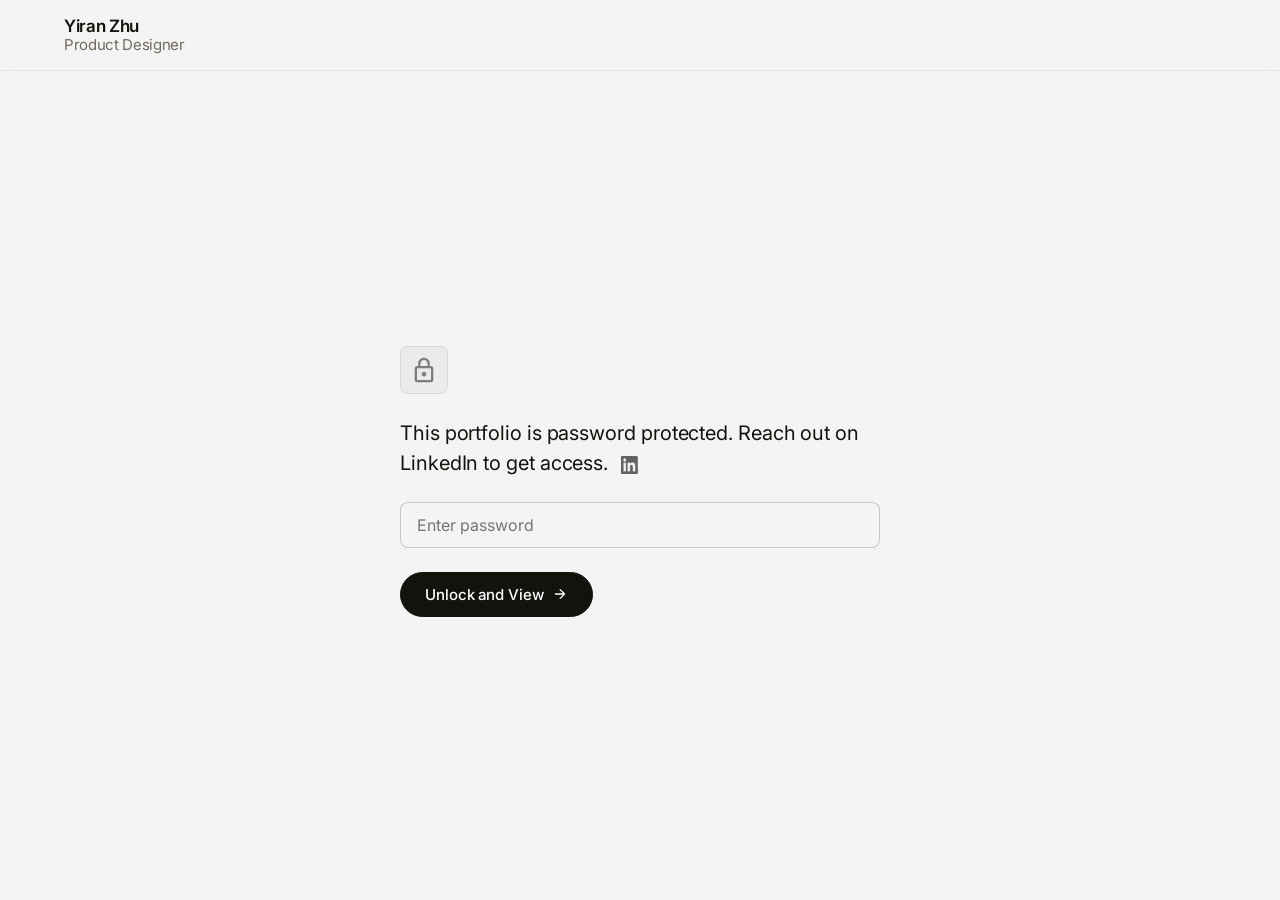
<file: case-study-restaurant.html>
<!DOCTYPE html>
<html lang="en" data-theme="light">
<head>
  <meta charset="UTF-8">
  <script>if(!sessionStorage.getItem('pf-unlocked')){window.location.replace('password.html');}</script>
  <meta name="viewport" content="width=device-width, initial-scale=1.0">
  <title>Restaurant Operations &amp; Consumer Ordering — Yiran Zhu</title>
  <link rel="preconnect" href="https://fonts.googleapis.com">
  <link rel="preconnect" href="https://fonts.gstatic.com" crossorigin>
  <link href="https://fonts.googleapis.com/css2?family=Geist:wght@300..700&family=Geist+Mono:wght@400;500&family=Inter:wght@400;700&display=swap" rel="stylesheet">
  <link rel="stylesheet" href="styles.css">
  <script>(function(){var s=localStorage.getItem('pf-theme');var d=window.matchMedia('(prefers-color-scheme:dark)').matches;document.documentElement.setAttribute('data-theme',s||(d?'dark':'light'));})();</script>
</head>
<body>

  <!-- ── Desktop header ─────────────────────────────────── -->
  <header class="pf-header">
    <a href="index.html" class="pf-wordmark">
      Yiran Zhu
    </a>
    <div class="pf-header-controls">
      <nav class="pf-header-nav">
        <a href="index.html#work" class="pf-header-nav-link">Work</a>
        <a href="index.html#vibe-coding" class="pf-header-nav-link">Vibe coding</a>
        <a href="index.html#about" class="pf-header-nav-link">About</a>
        <a href="#" class="pf-btn pf-btn--primary pf-header-cta copy-email" data-email="yiran.jour@gmail.com">
          <svg width="6" height="6" viewBox="0 0 6 6" fill="currentColor" style="flex-shrink:0;"><circle cx="3" cy="3" r="3"/></svg>
          Contact
        </a>
      </nav>
      <!-- Theme toggle -->
      <button class="pf-iconbtn" id="theme-toggle" aria-label="Toggle theme">
        <svg id="theme-icon-sun" xmlns="http://www.w3.org/2000/svg" width="16" height="16" viewBox="0 0 24 24" fill="none" stroke="currentColor" stroke-width="1.75" stroke-linecap="round" stroke-linejoin="round" style="display:none"><circle cx="12" cy="12" r="5"/><line x1="12" y1="1" x2="12" y2="3"/><line x1="12" y1="21" x2="12" y2="23"/><line x1="4.22" y1="4.22" x2="5.64" y2="5.64"/><line x1="18.36" y1="18.36" x2="19.78" y2="19.78"/><line x1="1" y1="12" x2="3" y2="12"/><line x1="21" y1="12" x2="23" y2="12"/><line x1="4.22" y1="19.78" x2="5.64" y2="18.36"/><line x1="18.36" y1="5.64" x2="19.78" y2="4.22"/></svg>
        <svg id="theme-icon-moon" xmlns="http://www.w3.org/2000/svg" width="16" height="16" viewBox="0 0 24 24" fill="none" stroke="currentColor" stroke-width="1.75" stroke-linecap="round" stroke-linejoin="round"><path d="M21 12.79A9 9 0 1 1 11.21 3 7 7 0 0 0 21 12.79z"/></svg>
      </button>
    </div>
  </header>

  <!-- ── Mobile topbar ──────────────────────────────────── -->
  <div class="pf-topbar">
    <a href="index.html" class="pf-wordmark">Yiran Zhu</a>
    <div style="display:flex;align-items:center;gap:var(--space-2);">
      <button class="pf-iconbtn" id="theme-toggle-mobile" aria-label="Toggle theme">
        <svg id="theme-icon-sun-m" xmlns="http://www.w3.org/2000/svg" width="16" height="16" viewBox="0 0 24 24" fill="none" stroke="currentColor" stroke-width="1.75" stroke-linecap="round" stroke-linejoin="round" style="display:none"><circle cx="12" cy="12" r="5"/><line x1="12" y1="1" x2="12" y2="3"/><line x1="12" y1="21" x2="12" y2="23"/><line x1="4.22" y1="4.22" x2="5.64" y2="5.64"/><line x1="18.36" y1="18.36" x2="19.78" y2="19.78"/><line x1="1" y1="12" x2="3" y2="12"/><line x1="21" y1="12" x2="23" y2="12"/><line x1="4.22" y1="19.78" x2="5.64" y2="18.36"/><line x1="18.36" y1="5.64" x2="19.78" y2="4.22"/></svg>
        <svg id="theme-icon-moon-m" xmlns="http://www.w3.org/2000/svg" width="16" height="16" viewBox="0 0 24 24" fill="none" stroke="currentColor" stroke-width="1.75" stroke-linecap="round" stroke-linejoin="round"><path d="M21 12.79A9 9 0 1 1 11.21 3 7 7 0 0 0 21 12.79z"/></svg>
      </button>
      <button class="pf-menu-btn" id="menu-btn" aria-expanded="false" aria-haspopup="true">
        Menu
        <svg xmlns="http://www.w3.org/2000/svg" width="14" height="14" viewBox="0 0 24 24" fill="none" stroke="currentColor" stroke-width="1.75" stroke-linecap="round" stroke-linejoin="round"><line x1="3" y1="6" x2="21" y2="6"/><line x1="3" y1="12" x2="21" y2="12"/><line x1="3" y1="18" x2="21" y2="18"/></svg>
      </button>
    </div>
  </div>
  <div class="pf-dropdown" id="pf-dropdown" aria-hidden="true">
    <div class="pf-dropdown-head">
      <a href="index.html" class="pf-wordmark">Yiran Zhu</a>
      <button class="pf-iconbtn" id="close-menu" aria-label="Close menu">
        <svg xmlns="http://www.w3.org/2000/svg" width="16" height="16" viewBox="0 0 24 24" fill="none" stroke="currentColor" stroke-width="1.75" stroke-linecap="round" stroke-linejoin="round"><line x1="18" y1="6" x2="6" y2="18"/><line x1="6" y1="6" x2="18" y2="18"/></svg>
      </button>
    </div>
    <div class="pf-dropdown-list">
      <a href="index.html#work" class="pf-dropdown-link">
        <span class="pf-navindex">01</span>Work
      </a>
      <a href="index.html#vibe-coding" class="pf-dropdown-link">
        <span class="pf-navindex">02</span>Vibe coding
      </a>
      <a href="index.html#about" class="pf-dropdown-link">
        <span class="pf-navindex">03</span>About
      </a>
      <a href="#" class="pf-dropdown-link copy-email" data-email="yiran.jour@gmail.com">
        <span class="pf-navindex">04</span>Contact
      </a>
    </div>
  </div>

  <!-- ── Two-column shell ───────────────────────────────── -->
  <div class="pf-shell">

    <!-- Left sidebar -->
    <aside class="pf-sidenav">
      <div>
        <a href="index.html" class="pf-back">
          <svg xmlns="http://www.w3.org/2000/svg" viewBox="0 0 24 24" fill="none" stroke="currentColor" stroke-width="1.75" stroke-linecap="round" stroke-linejoin="round"><polyline points="15 18 9 12 15 6"/></svg>
          Work
        </a>
        <nav class="pf-navlist" style="margin-top: var(--space-6);">
          <a href="#overview" class="pf-navlink" data-nav-target="overview">
            <span class="pf-navindex">01</span>Overview
          </a>
          <a href="#background" class="pf-navlink" data-nav-target="background">
            <span class="pf-navindex">02</span>Background
          </a>
          <a href="#pos" class="pf-navlink" data-nav-target="pos">
            <span class="pf-navindex">03</span>POS Redesign
          </a>
          <a href="#marketplace" class="pf-navlink" data-nav-target="marketplace">
            <span class="pf-navindex">04</span>Marketplace
          </a>
        </nav>
      </div>
    </aside>

    <!-- Main content -->
    <main class="pf-main">

      <!-- ── 01 Overview ──────────────────────────────────── -->
      <section id="overview" class="cs2-section cs2-section--first">

        <div class="cs2-overview-header">
          <!-- Title -->
          <h1 class="cs2-project-title">Restaurant Operations: Redesigned a High-Volume POS to Reduce Cognitive Load and Conceptualized a <em>Zero-Commission Marketplace</em> for Rushable</h1>

          <!-- Tags -->
          <div class="pf-tags">
            <span class="pf-tag">B2B</span>
            <span class="pf-tag">UX/UI Design</span>
            <span class="pf-tag">Consumer Product</span>
          </div>

          <!-- Overview table -->
          <div class="cs2-overview-table">

            <div class="cs-meta-right">
              <div class="cs-meta-field">
                <span class="cs-meta-label">Client</span>
                <span class="cs-meta-value">Rushable</span>
              </div>
              <div class="cs-meta-field">
                <span class="cs-meta-label">Role</span>
                <span class="cs-meta-value">UX/UI Design</span>
              </div>
              <div class="cs-meta-field">
                <span class="cs-meta-label">Timeline</span>
                <span class="cs-meta-value">2022</span>
              </div>
              <div class="cs-meta-field">
                <span class="cs-meta-label">Team</span>
                <span class="cs-meta-value">Teamed up with another designer, worked with founder</span>
              </div>
              <div class="cs-meta-field">
                <span class="cs-meta-label">My contribution</span>
                <span class="cs-meta-value">Competitor analysis, user flow mapping, UX enhancement, concept design, UI component upgrade</span>
              </div>
            </div>

          </div>
        </div><!-- /cs2-overview-header -->



      </section>

      <!-- ── 02 Background ─────────────────────────────────── -->
      <section id="background" class="cs2-section">

        <h2 class="cs2-section-heading">[01 Background]</h2>

        <div class="cs2-sub-group">
          <h3 class="cs2-sub-heading">About Rushable</h3>
          <p class="cs2-body">Rushable is an all-in-one digital operating system for restaurants, offering commission-free online ordering, marketing automation, and POS-integrated management tools to help owners bypass third-party delivery fees.</p>
        </div>

        <img src="img/rushable/rushable-case-thumb.jpg" alt="Rushable product overview" class="cs2-img">

        <div class="cs2-sub-group">
          <h3 class="cs2-sub-heading">My Role</h3>
          <p class="cs2-body">During the time when I was a freelance designer, I helped tackle two distinct challenges for Rushable: streamlining chaotic restaurant operations and designing a consumer discovery platform.</p>
        </div>

        <div class="cs2-sub-group">
          <p class="cs2-body">Confidentiality Note: To comply with NDA requirements, this case study omits proprietary business information and uses publicly available images.</p>
        </div>

      </section>

      <!-- ── 03 POS Redesign ────────────────────────────────── -->
      <section id="pos" class="cs2-section">

        <h2 class="cs2-section-heading">[02 Project 1]</h2>

        <div class="cs2-sub-group">
          <h3 class="cs2-sub-heading">Reducing Cognitive Load in High-Volume POS</h3>
          <h3 class="cs2-sub-heading">Challenge</h3>
          <p class="cs2-body">Critical order details, special requests, and prep-time controls were hidden or inefficient, leading to missed instructions and delayed pickups during high-volume service periods.</p>
        </div>

        <img src="img/rushable/rushable-competitor-analysis.png" alt="Rushable competitor analysis" class="cs2-img">

        <div class="cs2-sub-group">
          <h3 class="cs2-sub-heading">Solution</h3>
          <p class="cs2-body">Further segregated different levels of data into a multi-panel layout; introduced an additional mode for automated time adjustment, and architected the hierarchy of special versus normal sections to surface critical information at the right moment.</p>
        </div>
        <img src="img/rushable/rushable-example.webp" alt="Rushable POS interface" class="cs2-img">

        <div class="cs2-sub-group">
          <h3 class="cs2-sub-heading">Outcome</h3>
          <p class="cs2-body">Addressed top sales-reported friction points, reducing customer complaints and improving order processing efficiency during peak service periods.</p>
        </div>

      </section>

      <!-- ── 04 Marketplace ─────────────────────────────────── -->
      <section id="marketplace" class="cs2-section">

        <h2 class="cs2-section-heading">[03 Project 2]</h2>

        <div class="cs2-sub-group">
          <h3 class="cs2-sub-heading">The Zero Commission Marketplace</h3>
          <h3 class="cs2-sub-heading">Opportunity</h3>
          <p class="cs2-body">Create a consumer-facing search engine to drive order traffic directly to restaurants without charging them the high commissions that third-party platforms impose.</p>
        </div>

        <div class="cs2-sub-group">
          <h3 class="cs2-sub-heading">Strategy</h3>
          <p class="cs2-body">Conceptualized a lightweight discovery funnel that prioritized price transparency as a unique value proposition — positioning Rushable's marketplace as the ethical alternative to commission-heavy aggregators.</p>
        </div>

        <img src="img/rushable/rushable-marketplace-website.png" alt="Rushable marketplace website design" class="cs2-img">

        <div class="cs2-sub-group">
          <h3 class="cs2-sub-heading">Outcome</h3>
          <p class="cs2-body">Although the project was paused to prioritize B2B features, the design established the UX framework for Rushable's long-term consumer acquisition strategy.</p>
        </div>

      </section>

    </main>
  </div><!-- /pf-shell -->

  <!-- ── Footer ─────────────────────────────────────────── -->
  <footer class="site-footer">
    <span class="footer-name">© 2026 · Design and built with Claude, deployed on Github </span>
    <div class="footer-links">
      <a href="https://www.linkedin.com/in/yiranzhu/" target="_blank" class="intro-social-link" aria-label="LinkedIn">
        <img src="img/InBug-Black.png" alt="LinkedIn">
      </a>
      <a href="https://github.com/yiranzhu25" target="_blank" class="intro-social-link" aria-label="GitHub">
        <img src="img/GitHub_Invertocat_Black.png" alt="GitHub">
      </a>
      <a href="#" class="intro-social-link copy-email" data-email="yiran.jour@gmail.com" aria-label="Email">
        <img src="img/mail_24dp_1F1F1F_FILL0_wght400_GRAD0_opsz24.svg" alt="Email">
      </a>
    </div>
  </footer>

  <script src="main.js"></script>
</body>
</html>
</file>
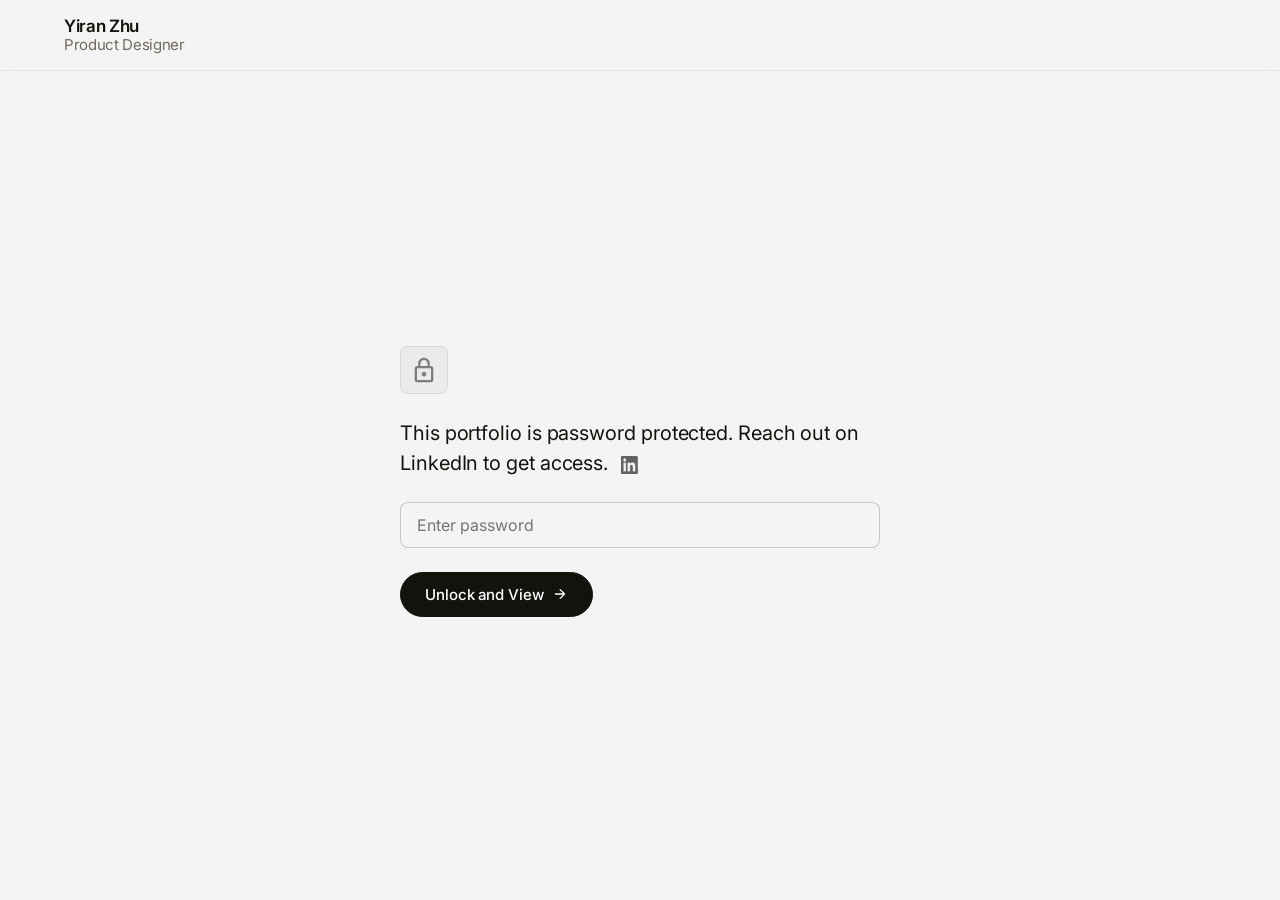
<file: loan-review-workflow.html>
<!DOCTYPE html>
<html lang="en">
<head>
  <meta charset="UTF-8">
  <script>if(!sessionStorage.getItem('pf-unlocked')){window.location.replace('password.html');}</script>
  <meta name="viewport" content="width=device-width, initial-scale=1.0">
  <title>Loan Document Review — Workflow Diagram</title>
  <link rel="preconnect" href="https://fonts.googleapis.com">
  <link rel="preconnect" href="https://fonts.gstatic.com" crossorigin>
  <link rel="stylesheet" href="https://fonts.googleapis.com/css2?family=Inter:ital,wght@0,400;0,500;0,600;0,700;0,900;1,400&family=Instrument+Serif:ital@0;1&family=JetBrains+Mono:wght@400;700&family=Geist:wght@300;400;500;600&family=Geist+Mono:wght@400;500&display=swap">
  <link rel="stylesheet" href="styles.css">
</head>
<body>

  <!-- ── Header ───────────────────────────────────────── -->
  <header class="site-header">
    <div class="header-col-left">
      <a href="index.html" class="header-name header-link" style="font-weight:700;">Yiran Zhu</a>
      <span class="header-title" style="font-size:16px; color: var(--color-text-primary);">Product Design @ Goldman Sachs</span>
    </div>
    <div class="header-col-right">
      <a href="index.html#work" class="header-link">Work</a>
      <a href="index.html#about" class="header-link">About</a>
      <a href="Yiran_Zhu_Senior_Product_Designer_Resume.pdf" target="_blank" class="header-link">Resume</a>
      <a href="mailto:yiran.jour@gmail.com" class="header-link">Email</a>
      <button class="hamburger-btn" id="hamburger-btn" aria-label="Open menu" aria-expanded="false">
        <span></span><span></span><span></span>
      </button>
    </div>
    <nav class="nav-dropdown" id="nav-dropdown" aria-hidden="true">
      <a href="index.html#work" class="nav-dropdown-link">Work</a>
      <a href="index.html#about" class="nav-dropdown-link">About</a>
      <a href="Yiran_Zhu_Senior_Product_Designer_Resume.pdf" target="_blank" class="nav-dropdown-link">Resume</a>
      <a href="mailto:yiran.jour@gmail.com" class="nav-dropdown-link">Email</a>
    </nav>
  </header>

  <!-- ── Diagram ──────────────────────────────────────── -->
  <div class="diagram-page">
  <div class="diagram-scaler">
  <div class="d-stage" data-screen-label="01 Current vs New Workflow">

    <header class="d-masthead">
      <div>
        <div class="d-eyebrow">Loan document review · process map</div>
        <h1 class="d-h1">Current workflow vs. new workflow</h1>
      </div>
      <div class="d-legend">
        <span><span class="key-arrow"></span>Step</span>
        <span><span class="key-mail">✉</span>Handoff</span>
        <span><span class="key-sync">↻</span>Format change</span>
      </div>
    </header>

    <div class="d-panels">

      <!-- ============= CURRENT WORKFLOW ============= -->
      <section class="d-panel d-panel-current">
        <div class="d-pill"><span class="ix"></span>Current Workflow</div>

        <div class="d-rows">

          <!-- Row 1: Extraction -->
          <div class="d-row" data-phase="extract">
            <div class="d-row-label"><span class="bar"></span><span class="name">Extraction</span></div>
            <div class="d-flow">

              <!-- Receive doc -->
              <div class="d-node">
                <div class="avatar">
                  <svg viewBox="0 0 24 24" fill="none" stroke="currentColor" stroke-width="1.5"><circle cx="12" cy="9" r="3.5"/><path d="M5 20c1-3.5 4-5 7-5s6 1.5 7 5"/></svg>
                  <div class="role">User</div>
                </div>
                <div class="icon">
                  <img class="icon-img" src="https://www.figma.com/api/mcp/asset/48d7772a-5c9f-4216-9d4d-fd14d845f4d6" alt="file-text">
                </div>
                <div class="lbl">Receive doc</div>
              </div>

              <!-- Handoff connector -->
              <div class="d-conn">
                <div class="track">
                  <div class="badge" title="Email handoff">
                    <img src="https://www.figma.com/api/mcp/asset/046d4285-d48f-4df2-ac9f-1ed377ecbea2" alt="mail">
                  </div>
                </div>
              </div>

              <!-- Extract doc -->
              <div class="d-node">
                <div class="avatar">
                  <svg viewBox="0 0 24 24" fill="none" stroke="currentColor" stroke-width="1.5"><circle cx="12" cy="9" r="3.5"/><path d="M5 20c1-3.5 4-5 7-5s6 1.5 7 5"/></svg>
                  <div class="role">Vendor</div>
                </div>
                <div class="icon">
                  <img class="icon-img" src="https://www.figma.com/api/mcp/asset/48d7772a-5c9f-4216-9d4d-fd14d845f4d6" alt="file-text">
                </div>
                <div class="lbl">Extract doc</div>
              </div>

              <!-- Format change connector -->
              <div class="d-conn">
                <div class="track">
                  <div class="badge" title="Format conversion">
                    <img src="https://www.figma.com/api/mcp/asset/c3c0e8d9-afc8-4a35-bb31-e9404459e78c" alt="refresh">
                  </div>
                </div>
              </div>

              <!-- JSON format -->
              <div class="d-node">
                <div class="avatar">
                  <svg viewBox="0 0 24 24" fill="none" stroke="currentColor" stroke-width="1.5"><circle cx="12" cy="9" r="3.5"/><path d="M5 20c1-3.5 4-5 7-5s6 1.5 7 5"/></svg>
                  <div class="role">Vendor</div>
                </div>
                <div class="icon">
                  <img class="icon-img" src="https://www.figma.com/api/mcp/asset/5a72a1d7-6208-43b9-a571-5261e544b464" alt="file-code">
                </div>
                <div class="lbl">JSON format</div>
              </div>

              <!-- Handoff connector -->
              <div class="d-conn">
                <div class="track">
                  <div class="badge" title="Email handoff">
                    <img src="https://www.figma.com/api/mcp/asset/046d4285-d48f-4df2-ac9f-1ed377ecbea2" alt="mail">
                  </div>
                </div>
              </div>

              <!-- Process -->
              <div class="d-node" id="cur-process">
                <div class="avatar">
                  <svg viewBox="0 0 24 24" fill="none" stroke="currentColor" stroke-width="1.5"><circle cx="12" cy="9" r="3.5"/><path d="M5 20c1-3.5 4-5 7-5s6 1.5 7 5"/></svg>
                  <div class="role">Engineer</div>
                </div>
                <div class="icon process-frame">
                  <img class="icon-img-sm" src="https://www.figma.com/api/mcp/asset/feaa5c14-5081-455c-ac92-66ec1f60b63f" alt="settings">
                </div>
                <div class="lbl">Process</div>
              </div>

              <!-- Plain connector -->
              <div class="d-conn plain">
                <div class="track"></div>
              </div>

              <!-- Appear -->
              <div class="d-node">
                <div class="icon">
                  <img class="icon-img" src="https://www.figma.com/api/mcp/asset/ce1748f4-2c9e-4c05-ba3a-ac2965f94cf0" alt="monitor">
                </div>
                <div class="lbl">Appear</div>
              </div>

            </div>
          </div>

          <!-- Row 2: 1st Review -->
          <div class="d-row" data-phase="review">
            <div class="d-row-label"><span class="bar"></span><span class="name">1st Review</span></div>
            <div class="d-flow">

              <!-- Gather docs -->
              <div class="d-node">
                <div class="avatar">
                  <svg viewBox="0 0 24 24" fill="none" stroke="currentColor" stroke-width="1.5"><circle cx="12" cy="9" r="3.5"/><path d="M5 20c1-3.5 4-5 7-5s6 1.5 7 5"/></svg>
                  <div class="role">Junior</div>
                </div>
                <div class="icon">
                  <img class="icon-img" src="https://www.figma.com/api/mcp/asset/48d7772a-5c9f-4216-9d4d-fd14d845f4d6" alt="file-text">
                </div>
                <div class="lbl">Gather docs</div>
              </div>

              <div class="d-conn plain"><div class="track"></div></div>

              <!-- Hunt clause -->
              <div class="d-node">
                <div class="icon stacked-docs">
                  <img src="https://www.figma.com/api/mcp/asset/6df42b59-8ea9-419a-a4bd-a78b7e43eea0" alt="file-text">
                  <img src="https://www.figma.com/api/mcp/asset/6df42b59-8ea9-419a-a4bd-a78b7e43eea0" alt="file-text">
                </div>
                <div class="lbl">Hunt clause<br/>attribute by attribute</div>
              </div>

              <div class="d-conn plain"><div class="track"></div></div>

              <!-- Extraction wrong -->
              <div class="d-node" id="cur-wrong">
                <div class="icon">
                  <img class="icon-img" src="https://www.figma.com/api/mcp/asset/6df42b59-8ea9-419a-a4bd-a78b7e43eea0" alt="file-text">
                  <div class="icon-overlay">
                    <img src="https://www.figma.com/api/mcp/asset/0b4571ac-0e9a-46a6-98cd-af78cdb8a6bd" alt="x-circle">
                    <img src="https://www.figma.com/api/mcp/asset/0b4571ac-0e9a-46a6-98cd-af78cdb8a6bd" alt="x-circle">
                  </div>
                </div>
                <div class="lbl">Extraction wrong</div>
              </div>

              <div class="d-conn plain"><div class="track"></div></div>

              <!-- Complete section review -->
              <div class="d-node">
                <div class="icon">
                  <img class="icon-img" src="https://www.figma.com/api/mcp/asset/ce1748f4-2c9e-4c05-ba3a-ac2965f94cf0" alt="monitor">
                  <div class="icon-overlay">
                    <img src="https://www.figma.com/api/mcp/asset/4eda2591-ef5c-4f7f-b2e8-8bf08b80771a" alt="check">
                    <img src="https://www.figma.com/api/mcp/asset/4eda2591-ef5c-4f7f-b2e8-8bf08b80771a" alt="check">
                    <img src="https://www.figma.com/api/mcp/asset/4eda2591-ef5c-4f7f-b2e8-8bf08b80771a" alt="check">
                  </div>
                </div>
                <div class="lbl">Complete section<br/>review</div>
              </div>

            </div>
          </div>

          <!-- Row 3: 2nd Review -->
          <div class="d-row" data-phase="review">
            <div class="d-row-label"><span class="bar"></span><span class="name">2nd Review</span></div>
            <div class="d-flow">

              <!-- Gather docs -->
              <div class="d-node">
                <div class="avatar">
                  <svg viewBox="0 0 24 24" fill="none" stroke="currentColor" stroke-width="1.5"><circle cx="12" cy="9" r="3.5"/><path d="M5 20c1-3.5 4-5 7-5s6 1.5 7 5"/></svg>
                  <div class="role">Senior</div>
                </div>
                <div class="icon">
                  <img class="icon-img" src="https://www.figma.com/api/mcp/asset/48d7772a-5c9f-4216-9d4d-fd14d845f4d6" alt="file-text">
                </div>
                <div class="lbl">Gather docs</div>
              </div>

              <div class="d-conn plain"><div class="track"></div></div>

              <!-- Hunt clause -->
              <div class="d-node">
                <div class="icon stacked-docs">
                  <img src="https://www.figma.com/api/mcp/asset/6df42b59-8ea9-419a-a4bd-a78b7e43eea0" alt="file-text">
                  <img src="https://www.figma.com/api/mcp/asset/6df42b59-8ea9-419a-a4bd-a78b7e43eea0" alt="file-text">
                </div>
                <div class="lbl">Hunt clause<br/>attribute by attribute</div>
              </div>

              <div class="d-conn plain"><div class="track"></div></div>

              <!-- Re-check attributes -->
              <div class="d-node">
                <div class="icon">
                  <img class="icon-img" src="https://www.figma.com/api/mcp/asset/ce1748f4-2c9e-4c05-ba3a-ac2965f94cf0" alt="monitor">
                </div>
                <div class="lbl">Re-check<br/>attributes</div>
              </div>

              <div class="d-conn plain"><div class="track"></div></div>

              <!-- Complete review -->
              <div class="d-node">
                <div class="icon">
                  <img class="icon-img" src="https://www.figma.com/api/mcp/asset/ce1748f4-2c9e-4c05-ba3a-ac2965f94cf0" alt="monitor">
                  <div class="icon-overlay">
                    <img src="https://www.figma.com/api/mcp/asset/4eda2591-ef5c-4f7f-b2e8-8bf08b80771a" alt="check">
                    <img src="https://www.figma.com/api/mcp/asset/4eda2591-ef5c-4f7f-b2e8-8bf08b80771a" alt="check">
                    <img src="https://www.figma.com/api/mcp/asset/4eda2591-ef5c-4f7f-b2e8-8bf08b80771a" alt="check">
                  </div>
                </div>
                <div class="lbl">Complete review</div>
              </div>

            </div>
          </div>

        </div>

        <!-- back-loop arrow overlay -->
        <svg class="d-overlay" id="back-loop-svg">
          <defs>
            <marker id="arr1" viewBox="0 0 10 10" refX="9" refY="5" markerWidth="8" markerHeight="8" orient="auto-start-reverse">
              <path d="M0,0 L10,5 L0,10 z" fill="#2a2a26"/>
            </marker>
          </defs>
        </svg>
      </section>

      <!-- ============= NEW WORKFLOW ============= -->
      <section class="d-panel d-panel-new">
        <div class="d-pill new"><span class="ix"></span>New Workflow</div>

        <div class="d-rows">

          <!-- Row 1: Extraction -->
          <div class="d-row" data-phase="new-extract">
            <div class="d-row-label"><span class="bar"></span><span class="name">Extraction</span></div>
            <div class="d-flow">

              <!-- Receive doc -->
              <div class="d-node">
                <div class="avatar">
                  <svg viewBox="0 0 24 24" fill="none" stroke="currentColor" stroke-width="1.5"><circle cx="12" cy="9" r="3.5"/><path d="M5 20c1-3.5 4-5 7-5s6 1.5 7 5"/></svg>
                  <div class="role">User</div>
                </div>
                <div class="icon">
                  <img class="icon-img" src="https://www.figma.com/api/mcp/asset/cf5c1a4a-bddb-4535-9087-28576f157fe8" alt="file-text">
                </div>
                <div class="lbl">Receive doc</div>
              </div>

              <div class="d-conn plain"><div class="track"></div></div>

              <!-- Upload doc -->
              <div class="d-node">
                <div class="icon">
                  <img class="icon-img" src="https://www.figma.com/api/mcp/asset/ce1748f4-2c9e-4c05-ba3a-ac2965f94cf0" alt="monitor">
                </div>
                <div class="lbl">Upload doc</div>
              </div>

              <div class="d-conn plain"><div class="track"></div></div>

              <!-- AI extract -->
              <div class="d-node">
                <div class="icon process-frame">
                  <img class="icon-img-sm" src="https://www.figma.com/api/mcp/asset/02c9e403-53a2-4ac4-982a-2971c4d87490" alt="star">
                </div>
                <div class="lbl">AI extract</div>
              </div>

              <div class="d-conn plain"><div class="track"></div></div>

              <!-- Exception flagged -->
              <div class="d-node">
                <div class="icon">
                  <img class="icon-img" src="https://www.figma.com/api/mcp/asset/ce1748f4-2c9e-4c05-ba3a-ac2965f94cf0" alt="monitor">
                  <div class="icon-overlay">
                    <img src="https://www.figma.com/api/mcp/asset/56770c47-e8c3-444c-9b11-a23b84cbb25c" alt="alert">
                    <img src="https://www.figma.com/api/mcp/asset/56770c47-e8c3-444c-9b11-a23b84cbb25c" alt="alert">
                  </div>
                </div>
                <div class="lbl">Exception flagged</div>
              </div>

            </div>
          </div>

          <!-- Row 2: Review -->
          <div class="d-row" data-phase="new-review">
            <div class="d-row-label"><span class="bar"></span><span class="name">Review</span></div>
            <div class="d-flow">

              <!-- Direct citation -->
              <div class="d-node">
                <div class="avatar">
                  <svg viewBox="0 0 24 24" fill="none" stroke="currentColor" stroke-width="1.5"><circle cx="12" cy="9" r="3.5"/><path d="M5 20c1-3.5 4-5 7-5s6 1.5 7 5"/></svg>
                  <div class="role">User</div>
                </div>
                <div class="icon">
                  <img class="icon-img" src="https://www.figma.com/api/mcp/asset/d29a24dc-b11b-46bf-9363-a5e78e419c1a" alt="sticky-note">
                </div>
                <div class="lbl">Direct citation</div>
              </div>

              <div class="d-conn plain"><div class="track"></div></div>

              <!-- Confirm or override -->
              <div class="d-node">
                <div class="icon">
                  <img class="icon-img" src="https://www.figma.com/api/mcp/asset/ce1748f4-2c9e-4c05-ba3a-ac2965f94cf0" alt="monitor">
                  <div class="icon-overlay">
                    <img src="https://www.figma.com/api/mcp/asset/4eda2591-ef5c-4f7f-b2e8-8bf08b80771a" alt="check">
                    <img src="https://www.figma.com/api/mcp/asset/60e7db9d-fe24-4262-9322-5971d8762f3c" alt="edit">
                  </div>
                </div>
                <div class="lbl">Confirm<br/>or override</div>
              </div>

              <div class="d-conn plain"><div class="track"></div></div>

              <!-- Complete review -->
              <div class="d-node">
                <div class="icon">
                  <img class="icon-img" src="https://www.figma.com/api/mcp/asset/ce1748f4-2c9e-4c05-ba3a-ac2965f94cf0" alt="monitor">
                  <div class="icon-overlay">
                    <img src="https://www.figma.com/api/mcp/asset/4eda2591-ef5c-4f7f-b2e8-8bf08b80771a" alt="check">
                    <img src="https://www.figma.com/api/mcp/asset/4eda2591-ef5c-4f7f-b2e8-8bf08b80771a" alt="check">
                    <img src="https://www.figma.com/api/mcp/asset/4eda2591-ef5c-4f7f-b2e8-8bf08b80771a" alt="check">
                  </div>
                </div>
                <div class="lbl">Complete review</div>
              </div>

            </div>
          </div>

        </div>
      </section>

    </div>
  </div>
  </div>
  </div>

  <script>
    // hamburger menu
    const btn = document.getElementById('hamburger-btn');
    const nav = document.getElementById('nav-dropdown');
    if (btn && nav) {
      btn.addEventListener('click', () => {
        const open = btn.getAttribute('aria-expanded') === 'true';
        btn.setAttribute('aria-expanded', String(!open));
        nav.setAttribute('aria-hidden', String(open));
        nav.classList.toggle('open', !open);
      });
    }

    // back-loop arrow: "Extraction wrong" → "Process"
    function drawBackLoop() {
      const panel = document.querySelector('.d-panel-current');
      const svg   = document.getElementById('back-loop-svg');
      const processNode = document.getElementById('cur-process');
      const wrongNode   = document.getElementById('cur-wrong');
      if (!panel || !svg || !processNode || !wrongNode) return;

      const pRect    = panel.getBoundingClientRect();
      const procIcon = processNode.querySelector('.icon').getBoundingClientRect();
      const wrongIcon = wrongNode.querySelector('.icon').getBoundingClientRect();

      const sx = wrongIcon.left + wrongIcon.width / 2 - pRect.left;
      const sy = wrongIcon.top - pRect.top;
      const tx = procIcon.left + procIcon.width / 2 - pRect.left;
      const ty = procIcon.bottom - pRect.top;
      const midY = sy - 24;

      [...svg.children].forEach(el => { if (el.tagName !== 'defs') el.remove(); });

      const ns = 'http://www.w3.org/2000/svg';

      const path = document.createElementNS(ns, 'path');
      path.setAttribute('d', `M ${sx} ${sy} L ${sx} ${midY} L ${tx} ${midY} L ${tx} ${ty + 4}`);
      path.setAttribute('fill', 'none');
      path.setAttribute('stroke', '#2a2a26');
      path.setAttribute('stroke-width', '1');
      path.setAttribute('marker-end', 'url(#arr1)');
      svg.appendChild(path);

      const text = document.createElementNS(ns, 'text');
      text.setAttribute('x', (sx + tx) / 2);
      text.setAttribute('y', midY - 6);
      text.setAttribute('text-anchor', 'middle');
      text.setAttribute('font-family', 'Geist Mono');
      text.setAttribute('font-size', '10');
      text.setAttribute('letter-spacing', '0.08em');
      text.setAttribute('fill', '#8a877e');
      text.textContent = 'BACK TO ENGINEER';
      svg.appendChild(text);
    }

    function fitStage() {
      const scaler = document.querySelector('.diagram-scaler');
      const stage  = document.querySelector('.d-stage');
      if (!scaler || !stage) return;
      const available = scaler.clientWidth;
      const scale = Math.min(1, available / 2400);
      stage.style.transform = `scale(${scale})`;
      scaler.style.height = (stage.offsetHeight * scale) + 'px';
    }

    function relayout() { fitStage(); drawBackLoop(); }

    window.addEventListener('load', relayout);
    window.addEventListener('resize', relayout);
    if (document.fonts && document.fonts.ready) { document.fonts.ready.then(relayout); }
  </script>
</body>
</html>
</file>
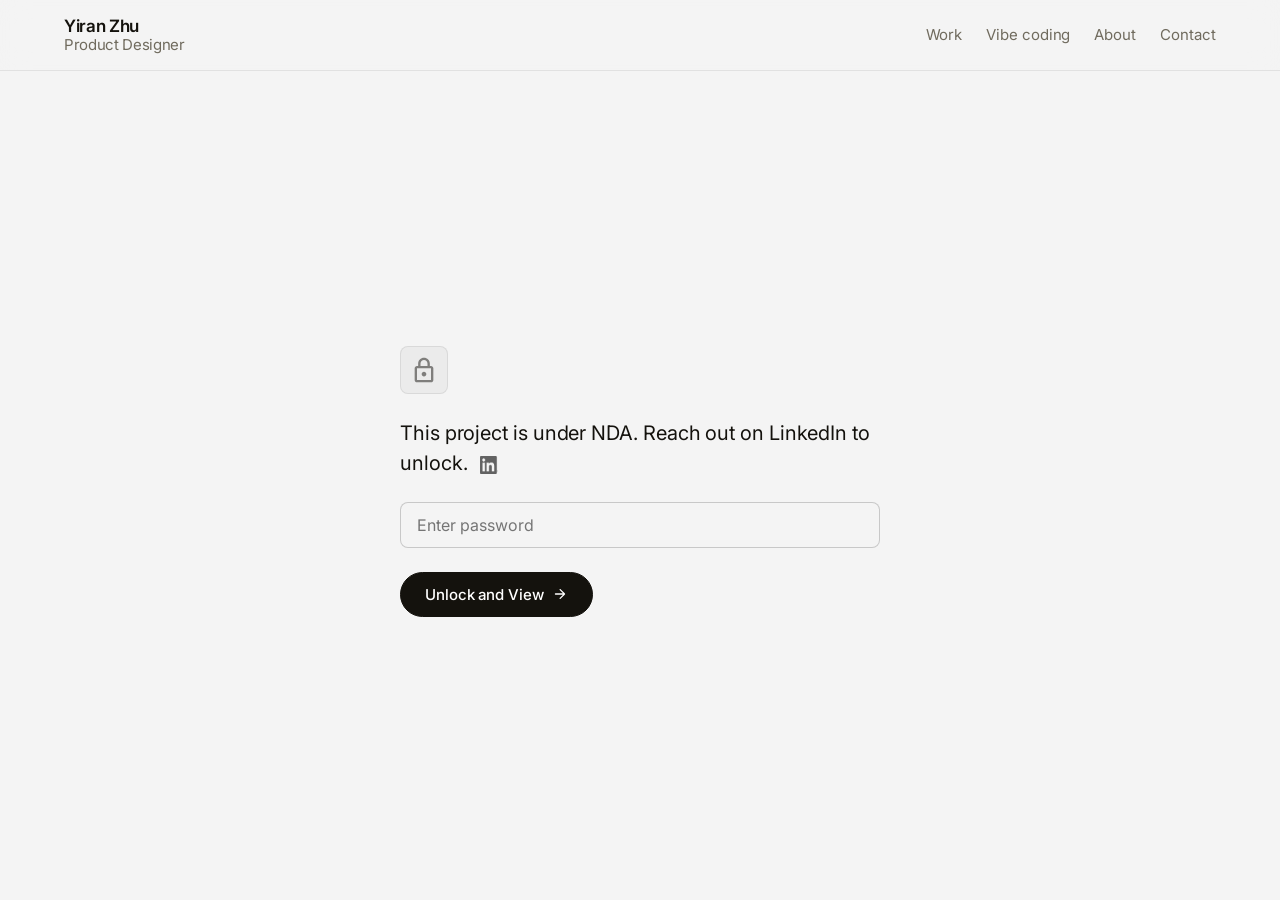
<file: password-ai-data-review.html>
<!DOCTYPE html>
<html lang="en" data-theme="light">
<head>
  <meta charset="UTF-8">
  <meta name="viewport" content="width=device-width, initial-scale=1.0">
  <title>Password Protected — Yiran Zhu</title>
  <link rel="preconnect" href="https://fonts.googleapis.com">
  <link rel="preconnect" href="https://fonts.gstatic.com" crossorigin>
  <link href="https://fonts.googleapis.com/css2?family=Geist:wght@300..700&family=Geist+Mono:wght@400;500&display=swap" rel="stylesheet">
  <link rel="stylesheet" href="styles.css">
  <script>(function(){var s=localStorage.getItem('pf-theme');var d=window.matchMedia('(prefers-color-scheme:dark)').matches;document.documentElement.setAttribute('data-theme',s||(d?'dark':'light'));})();</script>
</head>
<body>

  <!-- ── Header ───────────────────────────────────────── -->
  <header class="pf-header">
    <a href="index.html" class="pf-wordmark">Yiran Zhu <span>Product Designer</span></a>
    <div class="pf-header-controls">
      <nav class="pf-header-nav">
        <a href="index.html#work" class="pf-header-nav-link">Work</a>
        <a href="index.html#vibe-coding" class="pf-header-nav-link">Vibe coding</a>
        <a href="index.html#about" class="pf-header-nav-link">About</a>
        <div style="position:relative;">
          <button class="pf-header-nav-link contact-toggle" id="contact-toggle" aria-expanded="false" aria-haspopup="true">Contact</button>
          <div class="contact-dropdown" id="contact-dropdown" aria-hidden="true">
            <a href="#" class="contact-dropdown-item copy-email" data-email="yiran.jour@gmail.com">Email</a>
            <a href="https://www.linkedin.com/in/yiranzhu/" target="_blank" class="contact-dropdown-item">LinkedIn</a>
            <a href="https://github.com/yiranzhu25" target="_blank" class="contact-dropdown-item">Github</a>
            <a href="Yiran_Zhu_Senior_Product_Designer_Resume.pdf" target="_blank" class="contact-dropdown-item">Resume</a>
          </div>
        </div>
      </nav>
      <button class="pf-iconbtn" id="theme-toggle" aria-label="Toggle theme">
        <svg class="icon-sun" xmlns="http://www.w3.org/2000/svg" width="20" height="20" viewBox="0 0 24 24" fill="none" stroke="currentColor" stroke-width="1.75" stroke-linecap="round" stroke-linejoin="round"><circle cx="12" cy="12" r="4"/><path d="M12 2v2M12 20v2M4.93 4.93l1.41 1.41M17.66 17.66l1.41 1.41M2 12h2M20 12h2M6.34 17.66l-1.41 1.41M19.07 4.93l-1.41 1.41"/></svg>
        <svg class="icon-moon" xmlns="http://www.w3.org/2000/svg" width="20" height="20" viewBox="0 0 24 24" fill="none" stroke="currentColor" stroke-width="1.75" stroke-linecap="round" stroke-linejoin="round"><path d="M21 12.79A9 9 0 1 1 11.21 3 7 7 0 0 0 21 12.79z"/></svg>
      </button>
    </div>
  </header>

  <!-- ── Mobile nav ─────────────────────────────────────── -->
  <div class="pf-topbar">
    <a href="index.html" class="pf-wordmark">Yiran Zhu</a>
    <button class="pf-iconbtn" id="pf-menu-btn" aria-label="Open menu" aria-expanded="false">
      <svg class="icon-menu" xmlns="http://www.w3.org/2000/svg" width="20" height="20" viewBox="0 0 24 24" fill="none" stroke="currentColor" stroke-width="1.75" stroke-linecap="round" stroke-linejoin="round"><line x1="4" y1="6" x2="20" y2="6"/><line x1="4" y1="12" x2="20" y2="12"/><line x1="4" y1="18" x2="20" y2="18"/></svg>
      <svg class="icon-close" xmlns="http://www.w3.org/2000/svg" width="20" height="20" viewBox="0 0 24 24" fill="none" stroke="currentColor" stroke-width="1.75" stroke-linecap="round" stroke-linejoin="round"><line x1="18" y1="6" x2="6" y2="18"/><line x1="6" y1="6" x2="18" y2="18"/></svg>
    </button>
  </div>
  <div class="pf-dropdown" id="pf-dropdown" aria-hidden="true">
    <nav class="pf-dropdown-nav">
      <a href="index.html#work" class="pf-dropdown-link"><span class="pf-dropdown-num">01</span>Work</a>
      <a href="index.html#vibe-coding" class="pf-dropdown-link"><span class="pf-dropdown-num">02</span>Vibe coding</a>
      <a href="index.html#about" class="pf-dropdown-link"><span class="pf-dropdown-num">03</span>About</a>
      <a href="#" class="pf-dropdown-link copy-email" data-email="yiran.jour@gmail.com"><span class="pf-dropdown-num">04</span>Email</a>
    </nav>
  </div>

  <!-- ── Password gate ─────────────────────────────── -->
  <main class="pw-gate">
    <div class="pw-gate-card">

      <!-- Lock icon -->
      <div class="pw-lock-icon">
        <svg xmlns="http://www.w3.org/2000/svg" width="28" height="28" viewBox="0 0 20 20" fill="none">
          <path d="M15.0002 7.08333H14.1668V5.41667C14.1668 3.11667 12.3002 1.25 10.0002 1.25C7.70016 1.25 5.8335 3.11667 5.8335 5.41667V7.08333H5.00016C4.0835 7.08333 3.3335 7.83333 3.3335 8.75V17.0833C3.3335 18 4.0835 18.75 5.00016 18.75H15.0002C15.9168 18.75 16.6668 18 16.6668 17.0833V8.75C16.6668 7.83333 15.9168 7.08333 15.0002 7.08333ZM7.50016 5.41667C7.50016 4.03333 8.61683 2.91667 10.0002 2.91667C11.3835 2.91667 12.5002 4.03333 12.5002 5.41667V7.08333H7.50016V5.41667ZM15.0002 17.0833H5.00016V8.75H15.0002V17.0833ZM10.0002 14.5833C10.9168 14.5833 11.6668 13.8333 11.6668 12.9167C11.6668 12 10.9168 11.25 10.0002 11.25C9.0835 11.25 8.3335 12 8.3335 12.9167C8.3335 13.8333 9.0835 14.5833 10.0002 14.5833Z" fill="currentColor" opacity="0.5"/>
        </svg>
      </div>

      <!-- NDA message + LinkedIn inline -->
      <p class="pw-nda-text">This project is under NDA. Reach out on LinkedIn to unlock. <a href="https://www.linkedin.com/in/yiranzhu/" target="_blank" class="pw-linkedin-link" aria-label="LinkedIn"><img src="img/InBug-Black.png" alt="LinkedIn"></a></p>

      <!-- Password input -->
      <div class="pw-input-group">
        <input
          type="password"
          id="pw-input"
          class="pw-input"
          placeholder="Enter password"
          autocomplete="off"
        >
        <p class="pw-error" id="pw-error">Wrong password</p>
      </div>

      <!-- Unlock button -->
      <button class="pf-btn pf-btn--primary" id="pw-submit">
        Unlock and View
        <svg xmlns="http://www.w3.org/2000/svg" width="14" height="14" viewBox="0 0 14 14" fill="none">
          <path d="M3.03841 7.58334H9.55425L6.70758 10.43C6.48008 10.6575 6.48008 11.0308 6.70758 11.2583C6.93508 11.4858 7.30258 11.4858 7.53008 11.2583L11.3742 7.41417C11.6017 7.18667 11.6017 6.81917 11.3742 6.59167L7.53591 2.74167C7.30841 2.51417 6.94091 2.51417 6.71341 2.74167C6.48591 2.96917 6.48591 3.33667 6.71341 3.56417L9.55425 6.41667H3.03841C2.71758 6.41667 2.45508 6.67917 2.45508 7C2.45508 7.32084 2.71758 7.58334 3.03841 7.58334Z" fill="currentColor"/>
        </svg>
      </button>

    </div>
  </main>

  <script src="main.js"></script>
</body>
</html>
</file>
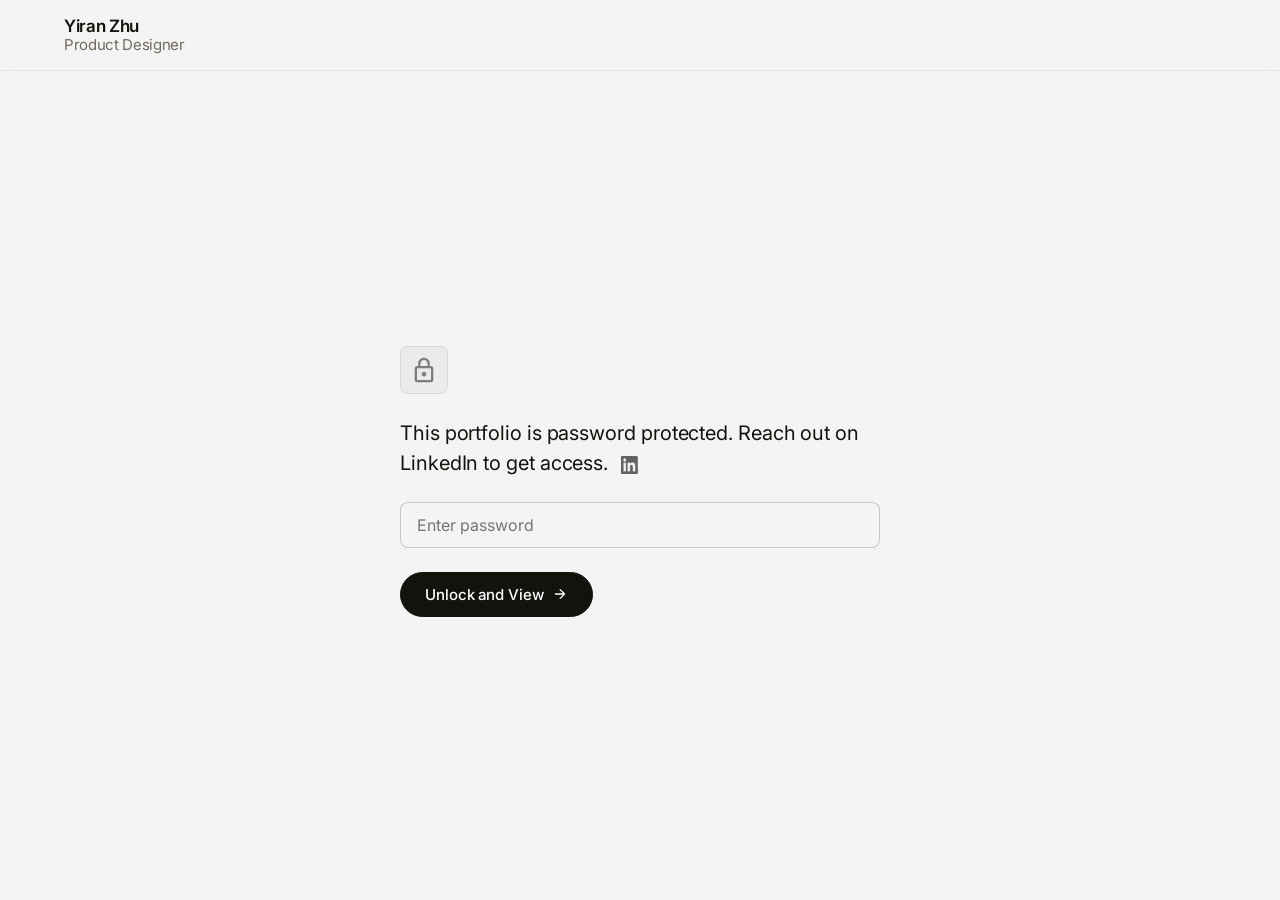
<file: password.html>
<!DOCTYPE html>
<html lang="en" data-theme="light">
<head>
  <meta charset="UTF-8">
  <meta name="viewport" content="width=device-width, initial-scale=1.0">
  <title>Yiran Zhu — Product Designer</title>
  <link rel="preconnect" href="https://fonts.googleapis.com">
  <link rel="preconnect" href="https://fonts.gstatic.com" crossorigin>
  <link href="https://fonts.googleapis.com/css2?family=Geist:wght@300..700&family=Geist+Mono:wght@400;500&display=swap" rel="stylesheet">
  <link rel="stylesheet" href="styles.css">
  <script>(function(){var s=localStorage.getItem('pf-theme');var d=window.matchMedia('(prefers-color-scheme:dark)').matches;document.documentElement.setAttribute('data-theme',s||(d?'dark':'light'));})();</script>
</head>
<body>

  <!-- ── Header ───────────────────────────────────────── -->
  <header class="pf-header">
    <a href="password.html" class="pf-wordmark">Yiran Zhu <span>Product Designer</span></a>
    <div class="pf-header-controls">
      <button class="pf-iconbtn" id="theme-toggle" aria-label="Toggle theme">
        <svg class="icon-sun" xmlns="http://www.w3.org/2000/svg" width="20" height="20" viewBox="0 0 24 24" fill="none" stroke="currentColor" stroke-width="1.75" stroke-linecap="round" stroke-linejoin="round"><circle cx="12" cy="12" r="4"/><path d="M12 2v2M12 20v2M4.93 4.93l1.41 1.41M17.66 17.66l1.41 1.41M2 12h2M20 12h2M6.34 17.66l-1.41 1.41M19.07 4.93l-1.41 1.41"/></svg>
        <svg class="icon-moon" xmlns="http://www.w3.org/2000/svg" width="20" height="20" viewBox="0 0 24 24" fill="none" stroke="currentColor" stroke-width="1.75" stroke-linecap="round" stroke-linejoin="round"><path d="M21 12.79A9 9 0 1 1 11.21 3 7 7 0 0 0 21 12.79z"/></svg>
      </button>
    </div>
  </header>

  <!-- ── Mobile nav ─────────────────────────────────────── -->
  <div class="pf-topbar">
    <a href="password.html" class="pf-wordmark">Yiran Zhu</a>
    <button class="pf-iconbtn" id="theme-toggle-mobile" aria-label="Toggle theme">
      <svg class="icon-sun" xmlns="http://www.w3.org/2000/svg" width="20" height="20" viewBox="0 0 24 24" fill="none" stroke="currentColor" stroke-width="1.75" stroke-linecap="round" stroke-linejoin="round"><circle cx="12" cy="12" r="4"/><path d="M12 2v2M12 20v2M4.93 4.93l1.41 1.41M17.66 17.66l1.41 1.41M2 12h2M20 12h2M6.34 17.66l-1.41 1.41M19.07 4.93l-1.41 1.41"/></svg>
      <svg class="icon-moon" xmlns="http://www.w3.org/2000/svg" width="20" height="20" viewBox="0 0 24 24" fill="none" stroke="currentColor" stroke-width="1.75" stroke-linecap="round" stroke-linejoin="round"><path d="M21 12.79A9 9 0 1 1 11.21 3 7 7 0 0 0 21 12.79z"/></svg>
    </button>
  </div>

  <!-- ── Password gate ─────────────────────────────── -->
  <main class="pw-gate">
    <div class="pw-gate-card">

      <!-- Lock icon -->
      <div class="pw-lock-icon">
        <svg xmlns="http://www.w3.org/2000/svg" width="28" height="28" viewBox="0 0 20 20" fill="none">
          <path d="M15.0002 7.08333H14.1668V5.41667C14.1668 3.11667 12.3002 1.25 10.0002 1.25C7.70016 1.25 5.8335 3.11667 5.8335 5.41667V7.08333H5.00016C4.0835 7.08333 3.3335 7.83333 3.3335 8.75V17.0833C3.3335 18 4.0835 18.75 5.00016 18.75H15.0002C15.9168 18.75 16.6668 18 16.6668 17.0833V8.75C16.6668 7.83333 15.9168 7.08333 15.0002 7.08333ZM7.50016 5.41667C7.50016 4.03333 8.61683 2.91667 10.0002 2.91667C11.3835 2.91667 12.5002 4.03333 12.5002 5.41667V7.08333H7.50016V5.41667ZM15.0002 17.0833H5.00016V8.75H15.0002V17.0833ZM10.0002 14.5833C10.9168 14.5833 11.6668 13.8333 11.6668 12.9167C11.6668 12 10.9168 11.25 10.0002 11.25C9.0835 11.25 8.3335 12 8.3335 12.9167C8.3335 13.8333 9.0835 14.5833 10.0002 14.5833Z" fill="currentColor" opacity="0.5"/>
        </svg>
      </div>

      <!-- Message + LinkedIn inline -->
      <p class="pw-nda-text">This portfolio is password protected. Reach out on LinkedIn to get access. <a href="https://www.linkedin.com/in/yiranzhu/" target="_blank" class="pw-linkedin-link" aria-label="LinkedIn"><img src="img/InBug-Black.png" alt="LinkedIn"></a></p>

      <!-- Password input -->
      <div class="pw-input-group">
        <input
          type="password"
          id="site-pw-input"
          class="pw-input"
          placeholder="Enter password"
          autocomplete="off"
        >
        <p class="pw-error" id="site-pw-error">Wrong password</p>
      </div>

      <!-- Unlock button -->
      <button class="pf-btn pf-btn--primary" id="site-pw-submit">
        Unlock and View
        <svg xmlns="http://www.w3.org/2000/svg" width="14" height="14" viewBox="0 0 14 14" fill="none">
          <path d="M3.03841 7.58334H9.55425L6.70758 10.43C6.48008 10.6575 6.48008 11.0308 6.70758 11.2583C6.93508 11.4858 7.30258 11.4858 7.53008 11.2583L11.3742 7.41417C11.6017 7.18667 11.6017 6.81917 11.3742 6.59167L7.53591 2.74167C7.30841 2.51417 6.94091 2.51417 6.71341 2.74167C6.48591 2.96917 6.48591 3.33667 6.71341 3.56417L9.55425 6.41667H3.03841C2.71758 6.41667 2.45508 6.67917 2.45508 7C2.45508 7.32084 2.71758 7.58334 3.03841 7.58334Z" fill="currentColor"/>
        </svg>
      </button>

    </div>
  </main>

  <script src="main.js"></script>
</body>
</html>
</file>
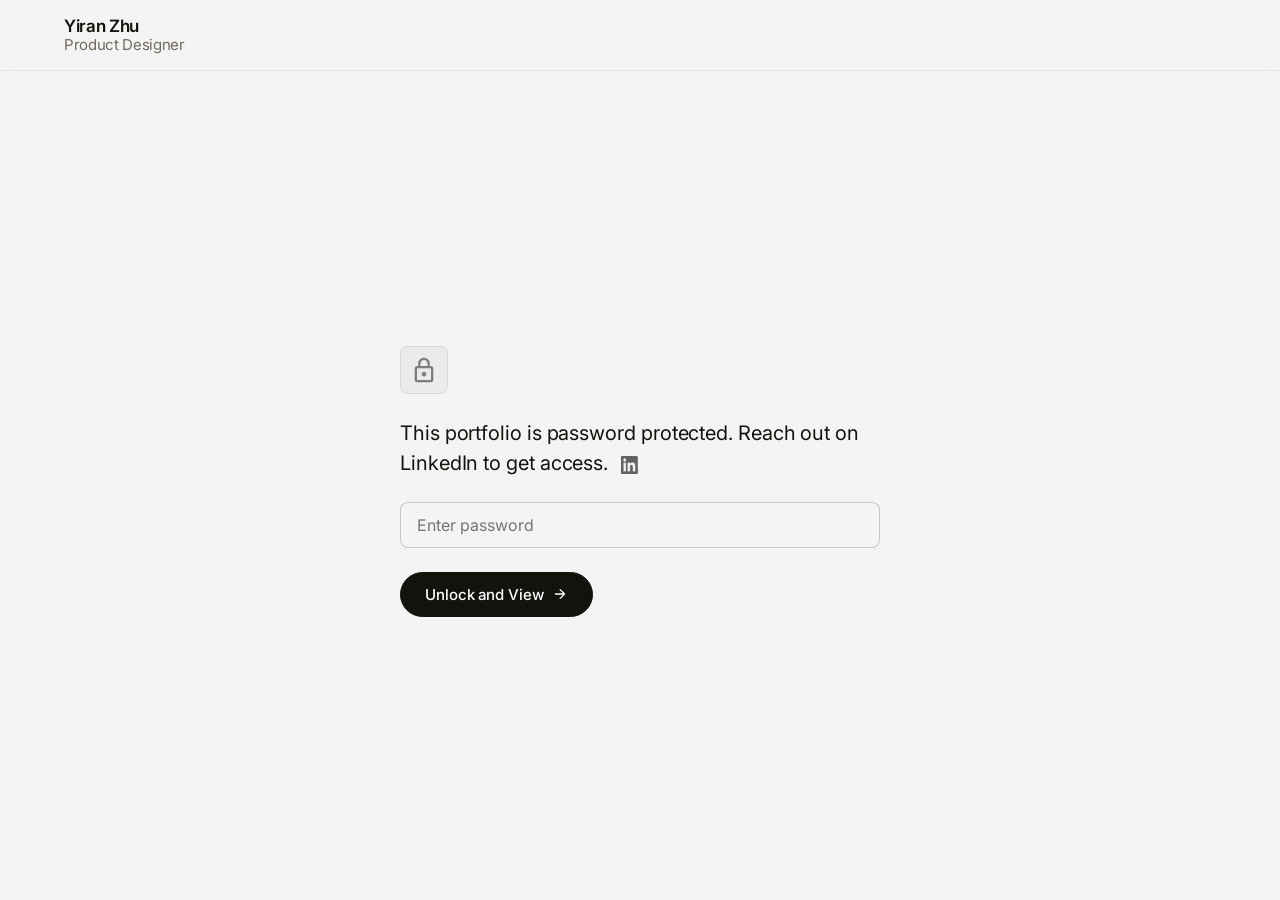
<file: pipeline-animation.html>
<!DOCTYPE html>
<html lang="en">
<head>
<meta charset="UTF-8">
<script>if(!sessionStorage.getItem('pf-unlocked')){window.location.replace('password.html');}</script>
<meta name="viewport" content="width=device-width, initial-scale=1.0">
<title>Data Pipeline Flow</title>
<style>
* { box-sizing: border-box; margin: 0; padding: 0; }

body {
  background: #0D0F1A;
  font-family: 'Inter', -apple-system, BlinkMacSystemFont, sans-serif;
  min-height: 100vh;
  display: flex;
  align-items: center;
  justify-content: center;
  padding: 40px 24px 80px;
}

.wrapper {
  width: 100%;
  max-width: 1380px;
}

/* ═══════════════════════════════════════════════
   SHARED 5-COLUMN GRID
   All three rows (team, headers, cards) share the
   same grid definition so columns stay in lockstep
   at every viewport width.
   ═══════════════════════════════════════════════ */
.team-row,
.headers-row,
.cards-grid {
  display: grid;
  grid-template-columns: repeat(5, 1fr);
  gap: 14px;
}

.team-row    { margin-bottom: 12px; }
.headers-row { margin-bottom: 12px; }

/* ── Team dot indicators ─────────────────────── */
.team-col {
  display: flex;
  align-items: center;
  gap: 8px;
  padding: 0 2px;
}

.tdot {
  width: 9px;
  height: 9px;
  border-radius: 50%;
  flex-shrink: 0;
}
.tdot.p { background: #7B5CF5; box-shadow: 0 0 6px rgba(123,92,245,0.65); }
.tdot.g { background: #3EFFA0; box-shadow: 0 0 6px rgba(62,255,160,0.65); }

.tname {
  font-size: 12px;
  font-weight: 600;
  color: rgba(255,255,255,0.85);
}

/* ── Stage header pills ──────────────────────── */
.stage-hdr {
  background: #252836;
  border-radius: 8px;
  text-align: center;
  padding: 9px 8px;
  font-size: 11px;
  font-weight: 500;
  color: rgba(255,255,255,0.82);
  /* width is governed by the same 5-col grid as cards */
}

/* ── Base card ───────────────────────────────── */
.cards-grid { position: relative; }

.card {
  background: #1A1D2E;
  border-radius: 14px;
  padding: 13px;
  border: 1px solid rgba(255,255,255,0.065);
  position: relative;
}

/* Card toolbar */
.card-bar {
  display: flex;
  justify-content: space-between;
  align-items: center;
  margin-bottom: 11px;
}

.bar-icon {
  width: 26px;
  height: 30px;
  display: flex;
  align-items: center;
  justify-content: center;
  flex-shrink: 0;
}

.bar-btn {
  background: #1A1D2E;
  border: 1px solid rgba(255,255,255,0.18);
  border-radius: 16px;
  padding: 4px 11px;
  font-size: 9.5px;
  font-weight: 600;
  color: rgba(255,255,255,0.8);
  display: flex;
  align-items: center;
  gap: 5px;
}

/* ══════════════════════════════════════════════
   STAGE 1 — Initiate
   ══════════════════════════════════════════════ */
.s1-inputs {
  display: flex;
  flex-direction: column;
  gap: 10px;
  padding: 10px 2px 6px;
}

.input-field {
  border: 1px solid rgba(255,255,255,0.14);
  border-radius: 7px;
  padding: 9px 12px;
  font-size: 11px;
  color: rgba(255,255,255,0.32);
  background: transparent;
  user-select: none;
}

/* ══════════════════════════════════════════════
   STAGE 2 — Data Review
   ══════════════════════════════════════════════ */
.s2-body {
  display: flex;
  gap: 9px;
  align-items: stretch;
}

.doc-panel {
  flex: 1.35;
  background: #20233A;
  border-radius: 8px;
  padding: 9px 8px;
  display: flex;
  flex-direction: column;
  gap: 4.5px;
}

/* doc text lines */
.dl {
  height: 4px;
  border-radius: 2px;
  background: rgba(255,255,255,0.1);
  flex-shrink: 0;
}
.dl.f  { width: 100%; }
.dl.e  { width: 85%;  }
.dl.m  { width: 70%;  }
.dl.s  { width: 55%;  }

.dl.hl {
  background: rgba(123, 92, 245, 0.42);
  position: relative;
  overflow: hidden;
}
.dl.hl::after {
  content: '';
  position: absolute;
  top: 0; left: -80%; width: 50%; height: 100%;
  background: linear-gradient(90deg, transparent, rgba(160,120,255,0.72), transparent);
  animation: doc-sweep 2.6s ease-in-out infinite;
}
@keyframes doc-sweep {
  0%  { left: -80%; }
  55% { left: 130%; }
  100%{ left: 130%; }
}

.pills-col {
  flex: 1;
  display: flex;
  flex-direction: column;
  gap: 7px;
  justify-content: space-around;
}

/* ══════════════════════════════════════════════
   STAGE 3 — Map
   ══════════════════════════════════════════════ */
.s3-map-area {
  display: flex;
  gap: 8px;
  margin-bottom: 10px;
  align-items: flex-start;
}
.s3-col {
  flex: 1;
  display: flex;
  flex-direction: column;
  gap: 7px;
}

.s3-table-wrap {
  background: #20233A;
  border-radius: 8px;
  padding: 8px;
}
.s3-trow { display: flex; gap: 5px; margin-bottom: 4px; }
.s3-trow:last-child { margin-bottom: 0; }
.s3-th { flex:1; height:12px; border-radius:3px; background:rgba(62,255,160,0.22); }
.s3-td { flex:1; height:9px;  border-radius:2px; background:rgba(255,255,255,0.08); }

/* ══════════════════════════════════════════════
   STAGE 4 — New Set Up
   ══════════════════════════════════════════════ */
.s4-body { padding-top: 2px; }

.select-row {
  display: flex;
  gap: 7px;
  margin-bottom: 10px;
}
.select-pill {
  flex: 1;
  background: rgba(255,255,255,0.06);
  border: 1px solid rgba(255,255,255,0.13);
  border-radius: 7px;
  padding: 7px 9px;
  font-size: 9px;
  font-weight: 500;
  color: rgba(255,255,255,0.45);
  letter-spacing: 0.07em;
  display: flex;
  justify-content: space-between;
  align-items: center;
}
.sel-arrow { opacity: 0.5; font-size: 8px; }

.s4-pills { display: flex; flex-direction: column; gap: 7px; }

/* ══════════════════════════════════════════════
   STAGE 5 — Approve All
   ══════════════════════════════════════════════ */
.s5-usd-block {
  background: #20233A;
  border-radius: 8px;
  padding: 9px 10px;
  margin-bottom: 10px;
}
.usd-row { display: flex; align-items: center; gap: 8px; margin-bottom: 6px; }
.usd-row:last-child { margin-bottom: 0; }

.usd-bar {
  width: 34px; height: 13px;
  border-radius: 4px;
  background: rgba(62,255,160,0.28);
  flex-shrink: 0;
  position: relative;
  overflow: hidden;
}
.usd-bar::after {
  content: '';
  position: absolute;
  top: 0; left: -80%; width: 55%; height: 100%;
  background: linear-gradient(90deg, transparent, rgba(62,255,160,0.55), transparent);
  animation: usd-sweep 1.9s ease-in-out infinite;
}
@keyframes usd-sweep {
  0%  { left: -80%; }
  65% { left: 130%; }
  100%{ left: 130%; }
}

.usd-amt {
  font-size: 10px;
  font-weight: 700;
  font-family: 'SF Mono', 'Fira Code', monospace;
  white-space: nowrap;
}
.usd-pos { color: #3EFFA0; }
.usd-neg { color: #FF6B6B; }

.s5-pills-grid {
  display: grid;
  grid-template-columns: 1fr 1fr;
  gap: 6px;
  margin-bottom: 10px;
}

.s5-table-wrap { background: #20233A; border-radius: 8px; padding: 8px; }
.s5-trow { display: flex; gap: 5px; margin-bottom: 4px; }
.s5-trow:last-child { margin-bottom: 0; }
.s5-th { flex:1; height:12px; border-radius:3px; background:rgba(62,255,160,0.22); }
.s5-td { flex:1; height:9px;  border-radius:2px; background:rgba(255,255,255,0.08); }

/* ══════════════════════════════════════════════
   GENERIC PILL
   ══════════════════════════════════════════════ */
.pill {
  background: #FFFFFF;
  border-radius: 6px;
  padding: 6px 8px;
  display: flex;
  align-items: center;
  gap: 6px;
  min-height: 26px;
}
.pill.g-fill {
  background: rgba(62,255,160,0.13);
  border: 1px solid rgba(62,255,160,0.27);
}
.pill.g-fill .pill-line { background: rgba(62,255,160,0.38); }
.pill.small  { padding: 5px 7px; min-height: 22px; }

.pdot { width: 6px; height: 6px; border-radius: 50%; flex-shrink: 0; }
.pdot.p { background: #7B5CF5; box-shadow: 0 0 5px rgba(123,92,245,0.8); }
.pdot.g { background: #3EFFA0; box-shadow: 0 0 5px rgba(62,255,160,0.8); }

.pill-line {
  flex: 1;
  height: 4px;
  border-radius: 2px;
  background: rgba(26,29,46,0.13);
}

/* ══════════════════════════════════════════════
   SVG CONNECTION LAYER
   All animation @keyframes are injected dynamically
   by buildLines() so each path gets a unique rule
   keyed to its exact measured length.
   ══════════════════════════════════════════════ */
.conn-svg {
  position: absolute;
  top: 0; left: 0;
  width: 100%; height: 100%;
  pointer-events: none;
  overflow: visible;
  z-index: 20;
}
</style>
</head>
<body>
<div class="wrapper">

  <!-- ══════════════════════════════════════════
       TEAM DOTS ROW
       ══════════════════════════════════════════ -->
  <div class="team-row">
    <div class="team-col"><div class="tdot p"></div><span class="tname">Team A</span></div>
    <div class="team-col"><div class="tdot p"></div><span class="tname">Team B</span></div>
    <div class="team-col"><div class="tdot g"></div><span class="tname">Team C</span></div>
    <div class="team-col"><div class="tdot g"></div><span class="tname">Team C</span></div>
    <div class="team-col"><div class="tdot g"></div><span class="tname">Team C</span></div>
  </div>

  <!-- ══════════════════════════════════════════
       STAGE HEADERS  (same grid → same column widths as cards)
       ══════════════════════════════════════════ -->
  <div class="headers-row">
    <div class="stage-hdr">Stage 1: Initiate</div>
    <div class="stage-hdr">Stage 2: Data review</div>
    <div class="stage-hdr">Stage 3: Map</div>
    <div class="stage-hdr">Stage 4: New Set up</div>
    <div class="stage-hdr">Stage 5: Approve all</div>
  </div>

  <!-- ══════════════════════════════════════════
       CARDS
       ══════════════════════════════════════════ -->
  <div class="cards-grid" id="cards-grid">

    <!-- ── Stage 1 : Initiate ─────────────────── -->
    <div class="card" id="s1">
      <div class="s1-inputs">
        <div class="input-field">Input</div>
        <div class="input-field">Input</div>
        <div class="input-field">Input</div>
      </div>
    </div>

    <!-- ── Stage 2 : Data Review ──────────────── -->
    <div class="card" id="s2">
      <div class="card-bar">

        <!-- PDF Icon (PNG) -->
        <div class="bar-icon">
          <img src="pdf_icon.png" width="24" height="24" alt="PDF" style="display:block;image-rendering:auto;">
        </div>

        <div class="bar-btn">
          Extract
          <!-- Star icon -->
          <svg width="10" height="10" viewBox="0 0 10 10" fill="none">
            <path d="M5 0.8L6.12 3.52L9.05 3.9L6.9 5.99L7.48 9.05L5 7.6L2.52 9.05L3.1 5.99L0.95 3.9L3.88 3.52L5 0.8Z"
                  fill="rgba(255,255,255,0.88)" stroke="rgba(255,255,255,0.3)" stroke-width="0.3"/>
          </svg>
        </div>
      </div>

      <div class="s2-body">
        <div class="doc-panel" id="doc-panel">
          <div class="dl f"></div>
          <div class="dl e"></div>
          <div class="dl hl f" id="hl0"></div>
          <div class="dl s"></div>
          <div class="dl f"></div>
          <div class="dl hl e" id="hl1"></div>
          <div class="dl m"></div>
          <div class="dl f"></div>
          <div class="dl hl f" id="hl2"></div>
          <div class="dl s"></div>
          <div class="dl e"></div>
          <div class="dl f"></div>
          <div class="dl hl m" id="hl3"></div>
          <div class="dl f"></div>
          <div class="dl s"></div>
        </div>
        <div class="pills-col" id="s2-pills">
          <div class="pill" id="s2p0"><div class="pdot p"></div><div class="pill-line"></div></div>
          <div class="pill" id="s2p1"><div class="pdot p"></div><div class="pill-line"></div></div>
          <div class="pill" id="s2p2"><div class="pdot p"></div><div class="pill-line"></div></div>
          <div class="pill" id="s2p3"><div class="pdot p"></div><div class="pill-line"></div></div>
        </div>
      </div>
    </div>

    <!-- ── Stage 3 : Map ──────────────────────── -->
    <div class="card" id="s3">
      <div class="card-bar">

        <!-- Excel Icon (PNG) -->
        <div class="bar-icon">
          <img src="excel_icon.png" width="24" height="24" alt="Excel" style="display:block;image-rendering:auto;">
        </div>

        <div class="bar-btn">Upload ↑</div>
      </div>

      <div class="s3-map-area">
        <div class="s3-col" id="s3-left">
          <div class="pill" id="s3l0"><div class="pdot g"></div><div class="pill-line"></div></div>
          <div class="pill" id="s3l1"><div class="pdot g"></div><div class="pill-line"></div></div>
          <div class="pill" id="s3l2"><div class="pdot g"></div><div class="pill-line"></div></div>
        </div>
        <div class="s3-col" id="s3-right">
          <div class="pill g-fill" id="s3r0"><div class="pill-line"></div></div>
          <div class="pill g-fill" id="s3r1"><div class="pill-line"></div></div>
          <div class="pill g-fill" id="s3r2"><div class="pill-line"></div></div>
        </div>
      </div>
      <div class="s3-table-wrap" id="s3-table">
        <div class="s3-trow"><div class="s3-th"></div><div class="s3-th"></div><div class="s3-th"></div></div>
        <div class="s3-trow"><div class="s3-td"></div><div class="s3-td"></div><div class="s3-td"></div></div>
        <div class="s3-trow"><div class="s3-td"></div><div class="s3-td"></div><div class="s3-td"></div></div>
        <div class="s3-trow"><div class="s3-td"></div><div class="s3-td"></div><div class="s3-td"></div></div>
      </div>
    </div>

    <!-- ── Stage 4 : New Set Up ───────────────── -->
    <div class="card" id="s4">
      <div class="s4-body">
        <div class="select-row">
          <div class="select-pill">SELECT <span class="sel-arrow">▾</span></div>
          <div class="select-pill">SELECT <span class="sel-arrow">▾</span></div>
        </div>
        <div class="s4-pills" id="s4-pills">
          <div class="pill" id="s4p0"><div class="pdot p"></div><div class="pill-line"></div></div>
          <div class="pill" id="s4p1"><div class="pdot p"></div><div class="pill-line"></div></div>
          <div class="pill" id="s4p2"><div class="pdot p"></div><div class="pill-line"></div></div>
          <div class="pill" id="s4p3"><div class="pdot p"></div><div class="pill-line"></div></div>
        </div>
      </div>
    </div>

    <!-- ── Stage 5 : Approve All ──────────────── -->
    <div class="card" id="s5">
      <div class="s5-usd-block">
        <div class="usd-row"><div class="usd-bar"></div><span class="usd-amt usd-pos">+ 20,000.00 USD</span></div>
        <div class="usd-row"><div class="usd-bar"></div><span class="usd-amt usd-pos">+ 14,394.00 USD</span></div>
        <div class="usd-row"><div class="usd-bar"></div><span class="usd-amt usd-neg">− 9,027.00 USD</span></div>
      </div>
      <div class="s5-pills-grid" id="s5-pills">
        <div class="pill small" id="s5p0"><div class="pdot p"></div><div class="pill-line"></div></div>
        <div class="pill small" id="s5p1"><div class="pdot p"></div><div class="pill-line"></div></div>
        <div class="pill small" id="s5p2"><div class="pdot p"></div><div class="pill-line"></div></div>
        <div class="pill small" id="s5p3"><div class="pdot p"></div><div class="pill-line"></div></div>
      </div>
      <div class="s5-table-wrap" id="s5-table">
        <div class="s5-trow"><div class="s5-th"></div><div class="s5-th"></div><div class="s5-th"></div></div>
        <div class="s5-trow"><div class="s5-td"></div><div class="s5-td"></div><div class="s5-td"></div></div>
        <div class="s5-trow"><div class="s5-td"></div><div class="s5-td"></div><div class="s5-td"></div></div>
        <div class="s5-trow"><div class="s5-td"></div><div class="s5-td"></div><div class="s5-td"></div></div>
      </div>
    </div>

    <!-- SVG overlay for all connection lines -->
    <svg class="conn-svg" id="conn-svg" xmlns="http://www.w3.org/2000/svg"></svg>

  </div><!-- /cards-grid -->
</div><!-- /wrapper -->

<script>
/* ─── Dynamic animation stylesheet ───────────────────────────────────────
   Each path gets its own @keyframes rule keyed to its measured getTotalLength(),
   so the pulse segment travels exactly once across each path per cycle.
   The style element is rebuilt on every buildLines() call so resize
   events don't accumulate stale rules.
   ────────────────────────────────────────────────────────────────────── */
let _animEl  = null;
let _animCSS = '';
let _uid     = 0;

const PURPLE = '#9747FF';
const GREEN  = '#3EFFA0';

function buildLines() {
  /* ── Teardown previous run ── */
  if (_animEl) _animEl.remove();
  _animEl  = document.createElement('style');
  document.head.appendChild(_animEl);
  _animCSS = '';
  _uid     = 0;

  const svg  = document.getElementById('conn-svg');
  const grid = document.getElementById('cards-grid');
  const gr   = grid.getBoundingClientRect();
  svg.innerHTML = '';

  /* ── SVG Defs: soft glow filters for pulse highlight ── */
  const defs = document.createElementNS('http://www.w3.org/2000/svg', 'defs');
  defs.innerHTML = `
    <filter id="glow-p" x="-200%" y="-200%" width="500%" height="500%">
      <feGaussianBlur in="SourceGraphic" stdDeviation="1.8" result="blur"/>
      <feMerge><feMergeNode in="blur"/><feMergeNode in="SourceGraphic"/></feMerge>
    </filter>
    <filter id="glow-g" x="-200%" y="-200%" width="500%" height="500%">
      <feGaussianBlur in="SourceGraphic" stdDeviation="1.8" result="blur"/>
      <feMerge><feMergeNode in="blur"/><feMergeNode in="SourceGraphic"/></feMerge>
    </filter>`;
  svg.appendChild(defs);

  /* ── Helpers ── */
  function R(el) {
    const b = el.getBoundingClientRect();
    return {
      l:  b.left   - gr.left,
      t:  b.top    - gr.top,
      r:  b.right  - gr.left,
      b:  b.bottom - gr.top,
      cx: b.left   - gr.left + b.width  / 2,
      cy: b.top    - gr.top  + b.height / 2,
    };
  }

  function mkPath(d, stroke, opacity, extra) {
    const p = document.createElementNS('http://www.w3.org/2000/svg', 'path');
    p.setAttribute('d', d);
    p.setAttribute('stroke', stroke);
    p.setAttribute('stroke-width', '1');
    p.setAttribute('fill', 'none');
    p.setAttribute('stroke-opacity', opacity);
    if (extra) Object.entries(extra).forEach(([k, v]) => p.setAttribute(k, v));
    return p;
  }

  /*
   * drawLine()
   * Two-layer solid-line system per the Solid Path Flow spec:
   *
   *   Layer 1 – Base path  : solid, 0.25 opacity. Shows the full route at rest.
   *   Layer 2 – Pulse path : solid round-capped segment (18–55 px) that travels
   *             the full path length once per `duration` seconds.  A glow filter
   *             broadens the antialiased round caps into a soft gradient-like fade,
   *             matching the stop spec (0% → peak at 50% → 0% at 60–100%).
   *
   *   addStartDot – paint a 2.5 px source marker at (x1, y1) only.
   *                 No dot is placed at the destination end.
   */
  function drawLine(d, x1, y1, color, filterId, duration, delay, addStartDot) {
    /* 1 · Base */
    svg.appendChild(mkPath(d, color, '0.25'));

    /* 2 · Pulse */
    const pulse = mkPath(d, color, '1', {
      'stroke-linecap': 'round',
      'filter': `url(#${filterId})`
    });
    svg.appendChild(pulse);

    const len = pulse.getTotalLength() || 200;
    const seg = Math.max(18, Math.min(55, len * 0.18));
    pulse.setAttribute('stroke-dasharray', `${seg} ${len + 1}`);

    const name = `p${++_uid}`;
    _animCSS += `@keyframes ${name}{from{stroke-dashoffset:${(len + seg).toFixed(1)}}to{stroke-dashoffset:0}}`;
    pulse.style.animation = `${name} ${duration}s ${delay}s linear infinite`;

    /* 3 · Source dot (left / start end only — no right-end dot) */
    if (addStartDot) {
      const dot = document.createElementNS('http://www.w3.org/2000/svg', 'circle');
      dot.setAttribute('cx', x1);
      dot.setAttribute('cy', y1);
      dot.setAttribute('r',  '2.5');
      dot.setAttribute('fill', color);
      dot.setAttribute('opacity', '0.55');
      svg.appendChild(dot);
    }
  }

  /* Standard horizontal S-bezier */
  function hBez(x1, y1, x2, y2, color, fId, dur, dly, dot) {
    const cp = (x2 - x1) * 0.5;
    drawLine(`M${x1} ${y1} C${x1+cp} ${y1},${x2-cp} ${y2},${x2} ${y2}`,
             x1, y1, color, fId, dur, dly, dot);
  }

  /*
   * topArc()  — routes OVER the top of an intermediate card.
   * apex is a negative y-coordinate (above the cards-grid top edge).
   * The SVG has overflow:visible so the arc is visible in the header area.
   */
  function topArc(x1, y1, x2, y2, apex, color, fId, dur, dly) {
    drawLine(`M${x1} ${y1} C${x1} ${apex},${x2} ${apex},${x2} ${y2}`,
             x1, y1, color, fId, dur, dly, true);
  }

  /* ══════════════════════════════════════════════════════════════════
     WITHIN S2 (Data review): doc-highlight lines → right pills
     Short purple curves, no source dot (origin mid-document).
     ══════════════════════════════════════════════════════════════════ */
  const hls  = [0,1,2,3].map(i => document.getElementById('hl'+i));
  const s2ps = [0,1,2,3].map(i => document.getElementById('s2p'+i));
  hls.forEach((hl, i) => {
    if (!hl || !s2ps[i]) return;
    const h = R(hl), p = R(s2ps[i]);
    hBez(h.r, h.cy, p.l, p.cy, PURPLE, 'glow-p', 0.9, i * 0.18, false);
  });

  /* ══════════════════════════════════════════════════════════════════
     WITHIN S3 (Map): left green pills → right green pills
     ══════════════════════════════════════════════════════════════════ */
  const s3ls = [0,1,2].map(i => document.getElementById('s3l'+i));
  const s3rs = [0,1,2].map(i => document.getElementById('s3r'+i));
  s3ls.forEach((lEl, i) => {
    if (!lEl || !s3rs[i]) return;
    const l = R(lEl), rv = R(s3rs[i]);
    hBez(l.r, l.cy, rv.l, rv.cy, GREEN, 'glow-g', 0.75, i * 0.12, false);
  });

  /* ══════════════════════════════════════════════════════════════════
     S2 pills → S4 pills  (purple)
     Arc ABOVE card S3 — four lines fan from –42 to –72 px above the
     grid top so they are clearly distinct as they crest over S3.
     ══════════════════════════════════════════════════════════════════ */
  const s4ps = [0,1,2,3].map(i => document.getElementById('s4p'+i));
  s2ps.forEach((pEl, i) => {
    if (!pEl || !s4ps[i]) return;
    const p = R(pEl), t = R(s4ps[i]);
    topArc(p.r, p.cy, t.l, t.cy,
           -(42 + i * 10),      /* apex: –42, –52, –62, –72 */
           PURPLE, 'glow-p', 2.0, i * 0.28);
  });

  /* ══════════════════════════════════════════════════════════════════
     S4 pills → S5 pills  (purple, short horizontal hop)
     ══════════════════════════════════════════════════════════════════ */
  const s5ps = [0,1,2,3].map(i => document.getElementById('s5p'+i));
  s4ps.forEach((pEl, i) => {
    if (!pEl || !s5ps[i]) return;
    const p = R(pEl), t = R(s5ps[i]);
    hBez(p.r, p.cy, t.l, t.cy, PURPLE, 'glow-p', 1.4, i * 0.18, true);
  });

  /* ══════════════════════════════════════════════════════════════════
     S3 table → S5 table  (green, large bottom arc — three fanned lines)
     ══════════════════════════════════════════════════════════════════ */
  const s3t = R(document.getElementById('s3-table'));
  const s5t = R(document.getElementById('s5-table'));
  [-12, 0, 12].forEach((off, i) => {
    const x1 = s3t.cx + off, y1 = s3t.b;
    const x2 = s5t.cx + off, y2 = s5t.b;
    const drop = 50 + i * 9;
    drawLine(`M${x1} ${y1} C${x1} ${y1+drop},${x2} ${y2+drop},${x2} ${y2}`,
             x1, y1, GREEN, 'glow-g', 2.0, i * 0.15, true);
  });

  /* ── Flush all collected @keyframes into the style element ── */
  _animEl.textContent = _animCSS;
}

window.addEventListener('load', buildLines);
window.addEventListener('resize', () => {
  clearTimeout(window._rt);
  window._rt = setTimeout(buildLines, 90);
});
</script>
</body>
</html>
</file>
<file: styles.css>
/* ============================================================================
   FONT IMPORT — Inter + Roboto Mono
   ============================================================================ */
@import url('https://fonts.googleapis.com/css2?family=Inter:wght@300..700&family=Roboto+Mono:wght@400;500&display=swap');

/* ============================================================================
   PORTFOLIO DESIGN SYSTEM — colors_and_type.css (source of truth, verbatim)
   ============================================================================ */

:root {
  /* ---- RAW PALETTE --------------------------------------------------------- */
  --cream-50:  #FDFCFA;
  --cream-100: #F5F1E8;
  --cream-200: #ECE7D9;
  --cream-300: #DED8C6;
  --ink-950: #0E0D0A;
  --ink-900: #14120D;
  --ink-850: #1B1915;
  --ink-700: #3A372F;
  --ink-500: #706B5E;
  --ink-300: #A8A18E;
  --paper-100: #F2EDE1;
  --paper-300: #98927F;
  --paper-500: #635E51;

  /* ---- TYPOGRAPHY ---------------------------------------------------------- */
  --font-sans:    "Inter", "Helvetica Neue", Arial, sans-serif;
  --font-mono:    "Roboto Mono", ui-monospace, "SF Mono", Menlo, monospace;
  --font-display: var(--font-sans);

  /* ---- TYPE SCALE (fluid) -------------------------------------------------- */
  --text-display: clamp(3rem, 1.5rem + 7vw, 6.5rem);
  --text-h1:      clamp(2.25rem, 1.4rem + 4vw, 3.75rem);
  --text-h2:      clamp(1.625rem, 1.1rem + 2.4vw, 2.5rem);
  --text-h3:      clamp(1.25rem, 1.05rem + 0.8vw, 1.5rem);
  --text-body-lg: 1.25rem;
  --text-body:    1rem;
  --text-small:   0.9375rem;
  --text-label:   0.75rem;

  --leading-tight: 1.02;
  --leading-snug:  1.2;
  --leading-body:  1.62;

  --tracking-display: -0.035em;
  --tracking-heading: -0.02em;
  --tracking-body:    -0.005em;
  --tracking-label:   0.18em;

  --weight-light:    300;
  --weight-regular:  400;
  --weight-medium:   500;
  --weight-semibold: 600;
  --weight-bold:     700;

  /* ---- SPACING (8px base, 4px half-steps) ---------------------------------- */
  --space-1:  0.25rem;   /* 4  */
  --space-2:  0.5rem;    /* 8  */
  --space-3:  0.75rem;   /* 12 */
  --space-4:  1rem;      /* 16 */
  --space-5:  1.5rem;    /* 24 */
  --space-6:  2rem;      /* 32 */
  --space-7:  3rem;      /* 48 */
  --space-8:  4rem;      /* 64 */
  --space-9:  6rem;      /* 96 */
  --space-10: 8rem;      /* 128 */

  /* ---- RADII --------------------------------------------------------------- */
  --radius-xs:   2px;
  --radius-sm:   4px;
  --radius-md:   8px;
  --radius-lg:   14px;
  --radius-pill: 999px;

  /* ---- MOTION -------------------------------------------------------------- */
  --ease-out:    cubic-bezier(0.22, 1, 0.36, 1);
  --ease-in-out: cubic-bezier(0.65, 0, 0.35, 1);
  --dur-fast: 140ms;
  --dur-base: 240ms;
  --dur-slow: 460ms;

  /* ---- LAYOUT -------------------------------------------------------------- */
  --measure:      64ch;
  --content-max:  1200px;
  --sidenav-w:    220px;
}

/* LIGHT THEME (default) */
:root,
[data-theme="light"] {
  --bg:           #F4F4F4;
  --bg-elevated:  #FFFFFF;
  --bg-sunken:    #EBEBEB;
  --fg:           var(--ink-900);
  --fg-muted:     var(--ink-500);
  --fg-faint:     var(--ink-300);
  --border:       rgba(0, 0, 0, 0.08);
  --border-strong:rgba(0, 0, 0, 0.18);
  --accent:       var(--ink-900);
  --on-accent:    #FFFFFF;
  --shadow-color: 0 0 0;
}

/* DARK THEME */
[data-theme="dark"] {
  --bg:           var(--ink-950);
  --bg-elevated:  var(--ink-850);
  --bg-sunken:    #0A0907;
  --fg:           var(--paper-100);
  --fg-muted:     var(--paper-300);
  --fg-faint:     var(--paper-500);
  --border:       rgba(242, 237, 225, 0.14);
  --border-strong:rgba(242, 237, 225, 0.30);
  --accent:       var(--paper-100);
  --on-accent:    var(--ink-950);
  --shadow-color: 0 0 0;
}

@media (prefers-color-scheme: dark) {
  :root:not([data-theme]) {
    --bg: var(--ink-950); --bg-elevated: var(--ink-850); --bg-sunken: #0A0907;
    --fg: var(--paper-100); --fg-muted: var(--paper-300); --fg-faint: var(--paper-500);
    --border: rgba(242,237,225,0.14); --border-strong: rgba(242,237,225,0.30);
    --accent: var(--paper-100); --on-accent: var(--ink-950); --shadow-color: 0 0 0;
  }
}

:root {
  --shadow-sm: 0 1px 2px rgb(var(--shadow-color) / 0.06);
  --shadow-md: 0 4px 16px -4px rgb(var(--shadow-color) / 0.10);
  --shadow-lg: 0 18px 48px -12px rgb(var(--shadow-color) / 0.18);
}

/* Semantic type classes */
.ds-display {
  font-family: var(--font-display);
  font-size: var(--text-display);
  font-weight: var(--weight-semibold);
  line-height: var(--leading-tight);
  letter-spacing: var(--tracking-display);
  color: var(--fg);
  text-wrap: balance;
}
.ds-h1 {
  font-family: var(--font-display);
  font-size: var(--text-h1);
  font-weight: var(--weight-semibold);
  line-height: var(--leading-snug);
  letter-spacing: var(--tracking-heading);
  color: var(--fg);
  text-wrap: balance;
}
.ds-h2 {
  font-family: var(--font-sans);
  font-size: var(--text-h2);
  font-weight: var(--weight-medium);
  line-height: var(--leading-snug);
  letter-spacing: var(--tracking-heading);
  color: var(--fg);
  text-wrap: balance;
}
.ds-h3 {
  font-family: var(--font-sans);
  font-size: var(--text-h3);
  font-weight: var(--weight-medium);
  line-height: 1.3;
  letter-spacing: var(--tracking-body);
  color: var(--fg);
}
.ds-body-lg {
  font-family: var(--font-sans);
  font-size: var(--text-body-lg);
  font-weight: var(--weight-regular);
  line-height: var(--leading-body);
  letter-spacing: var(--tracking-body);
  color: var(--fg);
  text-wrap: pretty;
}
.ds-body {
  font-family: var(--font-sans);
  font-size: var(--text-body);
  font-weight: var(--weight-regular);
  line-height: var(--leading-body);
  letter-spacing: var(--tracking-body);
  color: var(--fg);
  text-wrap: pretty;
}
.ds-small {
  font-family: var(--font-sans);
  font-size: var(--text-small);
  line-height: 1.5;
  color: var(--fg-muted);
}
.ds-label {
  font-family: var(--font-mono);
  font-size: var(--text-label);
  font-weight: var(--weight-medium);
  line-height: 1;
  letter-spacing: var(--tracking-label);
  text-transform: uppercase;
  color: var(--fg-muted);
}

/* ============================================================================
   KIT.CSS — component styles (verbatim)
   ============================================================================ */

* { box-sizing: border-box; }
html { -webkit-font-smoothing: antialiased; text-rendering: optimizeLegibility; }
body {
  margin: 0;
  background: var(--bg);
  color: var(--fg);
  font-family: var(--font-sans);
  font-size: var(--text-body);
  line-height: var(--leading-body);
  letter-spacing: var(--tracking-body);
  transition: background var(--dur-slow) var(--ease-out), color var(--dur-slow) var(--ease-out);
}
::selection { background: var(--fg); color: var(--bg); }
a { color: inherit; text-decoration: none; }
img { display: block; max-width: 100%; }
button { font-family: inherit; cursor: pointer; border: none; background: none; padding: 0; }

/* App shell (case study layout) */
.pf-shell {
  display: grid;
  grid-template-columns: var(--sidenav-w) 1fr;
  min-height: 100vh;
}
.pf-main {
  min-width: 0;
  padding: var(--space-9) clamp(var(--space-5), 6vw, var(--space-10));
  max-width: calc(var(--content-max) + 2 * var(--space-10));
}
@media (max-width: 880px) {
  .pf-shell { grid-template-columns: 1fr; }
  .pf-main { padding: var(--space-8) var(--space-5) var(--space-9); }
}

/* ---- Side navigation ---------------------------------------------------- */
.pf-sidenav {
  position: sticky;
  top: 0;
  align-self: start;
  height: 100vh;
  border-right: 1px solid var(--border);
  padding: var(--space-7) var(--space-5);
  display: flex;
  flex-direction: column;
  gap: var(--space-7);
}
.pf-wordmark {
  font-family: var(--font-sans);
  font-weight: var(--weight-semibold);
  font-size: 1.0625rem;
  letter-spacing: -0.02em;
  line-height: 1.2;
  color: var(--fg);
}
.pf-wordmark span { display: block; color: var(--fg-muted); font-weight: var(--weight-regular); font-size: var(--text-small); }
.pf-navlist { display: flex; flex-direction: column; gap: 2px; margin-top: var(--space-2); }
.pf-navlink {
  display: flex; align-items: baseline; gap: var(--space-3);
  padding: var(--space-2) var(--space-3);
  margin: 0 calc(-1 * var(--space-3));
  border-radius: var(--radius-sm);
  color: var(--fg-muted);
  font-size: var(--text-small);
  transition: color var(--dur-fast) var(--ease-out), background var(--dur-fast) var(--ease-out);
}
.pf-navlink .pf-navindex { font-family: var(--font-mono); font-size: 0.6875rem; color: var(--fg-faint); }
.pf-navlink:hover { color: var(--fg); background: var(--bg-sunken); }
.pf-navlink.is-active { color: var(--fg); }
.pf-navlink.is-active .pf-navindex { color: var(--fg); }
.pf-sidenav-footer { margin-top: auto; display: flex; flex-direction: column; gap: var(--space-4); }
.pf-sidenav-meta { font-family: var(--font-mono); font-size: 0.6875rem; letter-spacing: 0.04em; color: var(--fg-faint); line-height: 1.6; }
@media (max-width: 880px) { .pf-sidenav { display: none; } }

/* ---- Landing top header ------------------------------------------------- */
.pf-header {
  position: sticky; top: 0; z-index: 30;
  display: flex; align-items: center; justify-content: space-between; gap: var(--space-5);
  padding: var(--space-4) clamp(var(--space-5), 5vw, var(--space-8));
  border-bottom: 1px solid var(--border);
  background: color-mix(in srgb, var(--bg) 84%, transparent);
  backdrop-filter: saturate(150%) blur(14px); -webkit-backdrop-filter: saturate(150%) blur(14px);
}
.pf-header .pf-wordmark { white-space: nowrap; }
.pf-header-controls { display: flex; align-items: center; gap: var(--space-4); }
@media (max-width: 880px) { .pf-header { display: none; } }

/* Landing centered column */
.pf-page {
  max-width: 1440px; margin: 0 auto;
  padding: var(--space-8) clamp(var(--space-5), 6vw, var(--space-8)) var(--space-9);
}
@media (max-width: 880px) { .pf-page { padding-top: var(--space-7); } }

/* Back link */
.pf-back {
  display: inline-flex; align-items: center; gap: var(--space-2);
  font-family: var(--font-mono); font-size: var(--text-label);
  letter-spacing: var(--tracking-label); text-transform: uppercase;
  color: var(--fg-muted); background: none; border: none; padding: 0; cursor: pointer;
  transition: color var(--dur-fast) var(--ease-out);
}
.pf-back:hover { color: var(--fg); }
.pf-back svg { width: 14px; height: 14px; transition: transform var(--dur-base) var(--ease-out); }
.pf-back:hover svg { transform: translateX(-3px); }

/* ---- Mobile topbar + dropdown ------------------------------------------- */
.pf-topbar {
  display: none;
  position: sticky; top: 0; z-index: 40;
  align-items: center; justify-content: space-between;
  padding: var(--space-4) var(--space-5);
  background: color-mix(in srgb, var(--bg) 82%, transparent);
  backdrop-filter: saturate(140%) blur(14px);
  -webkit-backdrop-filter: saturate(140%) blur(14px);
  border-bottom: 1px solid var(--border);
}
@media (max-width: 880px) { .pf-topbar { display: flex; } }

.pf-menu-btn {
  display: inline-flex; align-items: center; gap: var(--space-2);
  font-family: var(--font-mono); font-size: var(--text-label);
  letter-spacing: var(--tracking-label); text-transform: uppercase;
  color: var(--fg); background: none; border: 1px solid var(--border);
  border-radius: var(--radius-pill); padding: var(--space-2) var(--space-4);
  cursor: pointer; transition: border-color var(--dur-fast) var(--ease-out);
}
.pf-menu-btn:hover { border-color: var(--border-strong); }

.pf-dropdown {
  position: fixed; inset: 0; z-index: 50;
  background: color-mix(in srgb, var(--bg) 96%, transparent);
  display: flex; flex-direction: column; padding: var(--space-6) var(--space-5);
  opacity: 0; pointer-events: none; visibility: hidden; transform: translateY(-8px);
  transition: opacity var(--dur-base) var(--ease-out), transform var(--dur-base) var(--ease-out), visibility 0s linear var(--dur-base);
}
.pf-dropdown.is-open {
  opacity: 1; pointer-events: auto; visibility: visible; transform: none;
  backdrop-filter: blur(20px); -webkit-backdrop-filter: blur(20px);
  transition: opacity var(--dur-base) var(--ease-out), transform var(--dur-base) var(--ease-out), visibility 0s;
}
.pf-dropdown-head { display: flex; align-items: center; justify-content: space-between; margin-bottom: var(--space-7); }
.pf-dropdown-list { display: flex; flex-direction: column; gap: var(--space-1); }
.pf-dropdown-link {
  display: flex; align-items: baseline; gap: var(--space-4);
  padding: var(--space-4) 0; border-bottom: 1px solid var(--border);
  font-size: clamp(1.5rem, 8vw, 2.25rem); font-weight: var(--weight-medium);
  letter-spacing: -0.02em; color: var(--fg);
}
.pf-dropdown-link .pf-navindex { font-family: var(--font-mono); font-size: 0.8rem; color: var(--fg-faint); font-weight: var(--weight-regular); }

.pf-iconbtn {
  display: inline-grid; place-items: center; width: 36px; height: 36px;
  border: 1px solid var(--border); border-radius: var(--radius-pill);
  background: none; color: var(--fg); cursor: pointer;
  transition: border-color var(--dur-fast) var(--ease-out), transform var(--dur-fast) var(--ease-out);
}
.pf-iconbtn:hover { border-color: var(--border-strong); }
.pf-iconbtn:active { transform: scale(0.94); }

/* ---- Button switcher ---------------------------------------------------- */
.pf-switcher {
  display: inline-flex; align-items: center; gap: 2px;
  padding: 3px; border: 1px solid var(--border); border-radius: var(--radius-pill);
  background: var(--bg-elevated); align-self: flex-start; width: fit-content;
}
.pf-switcher button {
  position: relative; z-index: 1;
  font-family: var(--font-mono); font-size: var(--text-label);
  letter-spacing: 0.12em; text-transform: uppercase;
  padding: var(--space-2) var(--space-4); border: none; background: none;
  color: var(--fg-muted); cursor: pointer; border-radius: var(--radius-pill);
  transition: color var(--dur-base) var(--ease-out);
}
.pf-switcher button:hover { color: var(--fg); }
.pf-switcher button.is-active { color: var(--on-accent); }
.pf-switcher { position: relative; }
.pf-switcher-thumb {
  position: absolute; top: 3px; bottom: 3px; z-index: 0;
  background: var(--accent); border-radius: var(--radius-pill);
  transition: left var(--dur-base) var(--ease-out), width var(--dur-base) var(--ease-out);
}

/* ---- Tags --------------------------------------------------------------- */
.pf-tags { display: flex; flex-wrap: wrap; gap: var(--space-2); }
.pf-tag {
  font-family: var(--font-mono); font-size: 0.75rem; 
  color: var(--fg-muted); padding: 4px 10px;
  background: rgba(0, 0, 0, 0.06); border: none; border-radius: var(--radius-sm);
  transition: background var(--dur-fast) var(--ease-out), color var(--dur-fast) var(--ease-out);
}
.pf-tag:hover { background: rgba(0, 0, 0, 0.10); color: var(--fg); }
.pf-tag--solid { background: var(--fg); color: var(--bg); }

/* ---- Section header ----------------------------------------------------- */
.pf-section { margin-top: var(--space-9); }
.pf-section:first-child { margin-top: 0; }
.pf-section-header {
  display: flex; align-items: flex-end; justify-content: space-between;
  gap: var(--space-5); padding-bottom: var(--space-4);
  border-bottom: 1px solid var(--border); margin-bottom: var(--space-6);
}
.pf-section-header .pf-eyebrow { margin-bottom: var(--space-3); }
.pf-eyebrow {
  font-family: var(--font-mono); font-size: var(--text-label);
  letter-spacing: var(--tracking-label); text-transform: uppercase; color: var(--fg-muted);
}
.pf-section-title { font-size: var(--text-h2); font-weight: var(--weight-medium); letter-spacing: var(--tracking-heading); line-height: 1.1; color: var(--fg); }

/* ---- Prose -------------------------------------------------------------- */
.pf-prose { max-width: var(--measure); }
.pf-prose p { margin: 0 0 var(--space-5); color: var(--fg); }
.pf-prose p.pf-lead { font-size: var(--text-body-lg); color: var(--fg); }
.pf-prose p:last-child { margin-bottom: 0; }
.pf-prose a { border-bottom: 1px solid var(--border-strong); transition: border-color var(--dur-fast); }
.pf-prose a:hover { border-color: var(--fg); }
.pf-prose strong { font-weight: var(--weight-semibold); }

/* ---- Intro section (hero) ----------------------------------------------- */
.pf-intro { padding: var(--space-7) 0 var(--space-9); }
.pf-intro-title {
  font-size: var(--text-display); font-weight: var(--weight-semibold);
  line-height: var(--leading-tight); letter-spacing: var(--tracking-display);
  margin: 0; text-wrap: pretty; color: var(--fg);
}
.pf-intro-bottom {
  display: grid;
  grid-template-columns: 1fr 1fr;
  gap: var(--space-8);
  margin-top: var(--space-7);
  padding-top: var(--space-6);
  border-top: 1px solid var(--border);
  align-items: start;
}
.pf-intro-metrics {
  display: grid;
  grid-template-columns: repeat(3, 1fr);
  gap: var(--space-6);
}
.pf-intro-metric { display: flex; flex-direction: column; gap: var(--space-2); }
.pf-intro-metric-num {
  font-size: clamp(2rem, 3vw, 2.75rem);
  font-weight: var(--weight-semibold);
  letter-spacing: var(--tracking-heading);
  line-height: 1;
  color: var(--fg);
}
.pf-intro-metric-label {
  font-size: var(--text-small);
  color: var(--fg-muted);
  max-width: 16ch;
  line-height: 1.4;
}
.pf-intro-right {
  display: flex;
  flex-direction: column;
  gap: var(--space-4);
}
.pf-intro-desc {
  font-size: var(--text-body-lg);
  color: var(--fg-muted);
  line-height: var(--leading-body);
  margin: 0;
  max-width: 40ch;
}

/* ---- Visual sections ---------------------------------------------------- */
.pf-visual-full {
  margin: var(--space-8) 0;
  border-radius: var(--radius-lg); overflow: hidden;
  border: 1px solid var(--border); background: var(--bg-sunken);
}
.pf-visual-caption {
  display: flex; justify-content: space-between; gap: var(--space-4);
  margin-top: var(--space-3); font-family: var(--font-mono); font-size: 0.6875rem;
  letter-spacing: 0.06em; text-transform: uppercase; color: var(--fg-faint);
}
.pf-visual-inline {
  display: grid; grid-template-columns: 1fr 1fr; gap: var(--space-6);
  align-items: center; margin: var(--space-7) 0;
}
.pf-visual-inline.is-reverse { direction: rtl; }
.pf-visual-inline.is-reverse > * { direction: ltr; }
@media (max-width: 720px) { .pf-visual-inline { grid-template-columns: 1fr; } }

/* ---- Metrics ------------------------------------------------------------ */
.pf-metrics { display: grid; grid-template-columns: repeat(auto-fit, minmax(150px, 1fr)); gap: 1px; background: var(--border); border: 1px solid var(--border); border-radius: var(--radius-md); overflow: hidden; }
.pf-metric { background: var(--bg); padding: var(--space-5); display: flex; flex-direction: column; gap: var(--space-2); }
.pf-metric-value { font-size: clamp(2.25rem, 4vw, 3.25rem); font-weight: var(--weight-semibold); letter-spacing: -0.03em; line-height: 1; font-feature-settings: "tnum" 1; color: var(--fg); }
.pf-metric-value sup { font-size: 0.4em; vertical-align: super; color: var(--fg-muted); font-weight: var(--weight-regular); }
.pf-metric-label { font-family: var(--font-mono); font-size: 0.6875rem; letter-spacing: 0.08em; text-transform: uppercase; color: var(--fg-muted); }

/* ---- Timeline ----------------------------------------------------------- */
.pf-timeline { display: flex; flex-direction: column; }
.pf-timeline-item {
  display: grid; grid-template-columns: 88px 1fr; gap: var(--space-5);
  padding: var(--space-5) 0; border-top: 1px solid var(--border);
}
.pf-timeline-item:last-child { border-bottom: 1px solid var(--border); }
.pf-timeline-year { font-family: var(--font-mono); font-size: var(--text-small); color: var(--fg-muted); padding-top: 2px; }
.pf-timeline-body h4 { margin: 0 0 var(--space-1); font-size: var(--text-body-lg); font-weight: var(--weight-medium); letter-spacing: -0.01em; color: var(--fg); }
.pf-timeline-body p { margin: 0; color: var(--fg-muted); font-size: var(--text-body); max-width: 56ch; }
.pf-timeline-role { font-family: var(--font-mono); font-size: 0.6875rem; letter-spacing: 0.06em; text-transform: uppercase; color: var(--fg-faint); display: block; margin: var(--space-1) 0 var(--space-2); }

/* ---- TL;DR -------------------------------------------------------------- */
.pf-tldr {
  border: 1px solid var(--border); border-radius: var(--radius-lg);
  padding: var(--space-6); background: var(--bg-elevated);
  display: grid; grid-template-columns: auto 1fr; gap: var(--space-5);
}
.pf-tldr-badge {
  font-family: var(--font-mono); font-size: var(--text-label); letter-spacing: var(--tracking-label);
  text-transform: uppercase; color: var(--on-accent); background: var(--accent);
  padding: var(--space-1) var(--space-3); border-radius: var(--radius-sm);
  align-self: start; white-space: nowrap;
}
.pf-tldr-body { display: flex; flex-direction: column; gap: var(--space-3); }
.pf-tldr-body p { margin: 0; font-size: var(--text-body-lg); color: var(--fg); text-wrap: pretty; }
.pf-tldr-points { display: flex; flex-direction: column; gap: var(--space-2); margin-top: var(--space-2); }
.pf-tldr-point { display: flex; gap: var(--space-3); font-size: var(--text-body); color: var(--fg-muted); }
.pf-tldr-point::before { content: ""; flex: none; width: 6px; height: 6px; margin-top: 0.5em; border-radius: 1px; background: var(--fg); transform: rotate(45deg); }
@media (max-width: 560px) { .pf-tldr { grid-template-columns: 1fr; } }

/* ---- Action buttons ----------------------------------------------------- */
.pf-actions { display: flex; flex-wrap: wrap; gap: var(--space-3); }
.pf-btn {
  display: inline-flex; align-items: center; gap: var(--space-2);
  font-family: var(--font-sans); font-size: var(--text-small); font-weight: var(--weight-medium);
  letter-spacing: -0.005em; padding: var(--space-3) var(--space-5);
  border-radius: var(--radius-pill); border: 1px solid transparent; cursor: pointer;
  transition: transform var(--dur-fast) var(--ease-out), background var(--dur-base) var(--ease-out),
              border-color var(--dur-base) var(--ease-out), color var(--dur-base) var(--ease-out), opacity var(--dur-fast);
  text-decoration: none; white-space: nowrap;
}
.pf-btn:active { transform: scale(0.97); }
.pf-btn--primary { background: var(--accent); color: var(--on-accent); border-color: var(--accent); }
.pf-btn--primary:hover { opacity: 0.88; }
.pf-btn--ghost { background: transparent; color: var(--fg); border-color: var(--border-strong); }
.pf-btn--ghost:hover { background: var(--bg-sunken); border-color: var(--fg); }
.pf-btn--text { background: none; padding: var(--space-2) 0; border-radius: 0; color: var(--fg); }
.pf-btn--text .pf-btn-arrow { transition: transform var(--dur-base) var(--ease-out); }
.pf-btn--text:hover .pf-btn-arrow { transform: translateX(4px); }
.pf-btn svg { width: 16px; height: 16px; flex-shrink: 0; }

/* Utility */
.pf-stack-sm { display: flex; flex-direction: column; gap: var(--space-3); }
.pf-stack { display: flex; flex-direction: column; gap: var(--space-5); }
.pf-row { display: flex; align-items: center; gap: var(--space-3); flex-wrap: wrap; }
.pf-spread { display: flex; align-items: center; justify-content: space-between; gap: var(--space-4); }
.pf-fade-in { animation: pfFade var(--dur-slow) var(--ease-out); }
@keyframes pfFade { from { transform: translateY(10px); } to { transform: none; } }
@media (prefers-reduced-motion: reduce) { * { animation: none !important; transition: none !important; } }


/* ============================================================================
   SITE-SPECIFIC STYLES
   ============================================================================ */

/* ---- Header nav links (desktop) ---------------------------------------- */
.pf-header-nav {
  display: flex;
  align-items: center;
  gap: var(--space-5);
}
.pf-header-nav-link {
  font-size: var(--text-small);
  color: var(--fg-muted);
  transition: color var(--dur-fast) var(--ease-out);
  white-space: nowrap;
}
.pf-header-nav-link:hover { color: var(--fg); }
.pf-header-nav-link.is-active { color: var(--fg); }

/* Contact dropdown */
.contact-menu-wrapper { position: relative; }
.contact-dropdown {
  position: absolute; top: calc(100% + 8px); right: 0;
  background: var(--bg);
  border: 1px solid var(--border-strong);
  border-radius: var(--radius-md);
  padding: var(--space-1) 0;
  min-width: 160px; z-index: 200;
  box-shadow: var(--shadow-md);
  opacity: 0; pointer-events: none;
  transform: translateY(-4px);
  transition: opacity var(--dur-base) var(--ease-out), transform var(--dur-base) var(--ease-out);
}
.contact-dropdown.open {
  opacity: 1; pointer-events: auto; transform: none;
}
.contact-dropdown-item {
  display: block;
  padding: var(--space-2) var(--space-5);
  font-size: var(--text-small);
  color: var(--fg);
  transition: background var(--dur-fast) var(--ease-out);
}
.contact-dropdown-item:hover { background: var(--bg-sunken); }

/* Copy-email tooltip */
.copy-email { position: relative; }
.copy-email .email-tooltip {
  position: absolute;
  top: calc(100% + 6px);
  left: 50%;
  transform: translateX(-50%);
  background: var(--fg);
  color: var(--bg);
  font-family: var(--font-mono);
  font-size: 0.6875rem;
  padding: var(--space-1) var(--space-3);
  border-radius: var(--radius-sm);
  white-space: nowrap;
  pointer-events: none;
  opacity: 0;
  transition: opacity 150ms ease;
  z-index: 1000;
}
.copy-email.copied .email-tooltip { opacity: 1; }

/* ---- Intro social icons (used in footer) -------------------------------- */
.intro-social-row {
  display: flex;
  align-items: center;
  gap: var(--space-3);
  margin-top: var(--space-5);
}
.intro-social-link {
  display: inline-grid;
  place-items: center;
  width: 36px;
  height: 36px;
  border: 1px solid var(--border);
  border-radius: var(--radius-pill);
  color: var(--fg);
  transition: border-color var(--dur-fast) var(--ease-out), transform var(--dur-fast) var(--ease-out);
}
.intro-social-link:hover { border-color: var(--border-strong); }
.intro-social-link:active { transform: scale(0.94); }
.intro-social-link img { width: 16px; height: 16px; opacity: 0.8; }
[data-theme="dark"] .intro-social-link img { filter: invert(1); }

/* ---- Intro social button list ------------------------------------------ */
.intro-social-list {
  display: flex;
  flex-wrap: wrap;
  gap: var(--space-2);
}
.intro-social-btn {
  display: inline-flex;
  align-items: center;
  gap: var(--space-2);
  padding: 5px 12px;
  border-radius: var(--radius-pill);
  border: 1px solid var(--border);
  font-family: var(--font-sans);
  font-size: 0.8125rem;
  font-weight: var(--weight-medium);
  color: var(--fg-muted);
  background: transparent;
  text-decoration: none;
  white-space: nowrap;
  transition: background var(--dur-base) var(--ease-out), border-color var(--dur-base) var(--ease-out), color var(--dur-base) var(--ease-out), opacity var(--dur-fast);
  cursor: pointer;
}
.intro-social-btn:hover { background: var(--bg-sunken); border-color: var(--border-strong); color: var(--fg); }
.intro-social-btn svg { flex-shrink: 0; opacity: 0.6; }

/* ---- Nav CTA button ---------------------------------------------------- */
.pf-header-cta { padding: var(--space-2) var(--space-4); }

/* Intro avatar */
.intro-avatar {
  width: 48px;
  height: 48px;
  border-radius: var(--radius-pill);
  object-fit: cover;
  border: 1px solid var(--border);
  flex-shrink: 0;
}

/* ---- GS context block -------------------------------------------------- */
.gs-context-block {
  display: flex;
  flex-direction: column;
  gap: var(--space-4);
  padding: var(--space-5) 0;
  border-top: 1px solid var(--border);
  border-bottom: 1px solid var(--border);
  margin-bottom: var(--space-6);
}
.gs-logo {
  height: 24px;
  width: auto;
  opacity: 0.7;
}
[data-theme="dark"] .gs-logo { filter: invert(1); opacity: 0.6; }
.gs-context-text {
  font-size: var(--text-body);
  color: var(--fg-muted);
  max-width: var(--measure);
}

/* ---- Work entries ------------------------------------------------------ */
.work-entries {
  display: flex;
  flex-direction: column;
  gap: var(--space-7);
}
.work-entry {
  display: flex;
  flex-direction: column;
  gap: var(--space-6);
}
.work-entry--split {
  display: grid;
  grid-template-columns: 1fr 1fr;
  gap: var(--space-8);
  align-items: start;
}

/* ---- Featured work card (wraps info + visual in one card) -------------- */
.work-card-entry {
  background: var(--bg-elevated);
  border-radius: 20px;
  /*border: 1px solid var(--border);*/
  /*box-shadow: 0 2px 12px rgba(0, 0, 0, 0.06);*/
  display: grid;
  grid-template-columns: 1fr 1fr;
  gap: var(--space-6);
  align-items: stretch;
  padding: var(--space-2);
}
.work-card-entry .work-entry-info {
  display: flex;
  flex-direction: column;
  gap: var(--space-4);
  justify-content: center;
  padding: var(--space-8) var(--space-7);
}
.work-card-entry .work-visual-card {
  background: var(--bg-sunken);
  align-self: stretch;
  display: flex;
  flex-direction: column;
  justify-content: center;
  align-items: center;
}
.work-card-entry .work-visual-full {
  align-self: stretch;
  min-height: 340px;
}
@media (max-width: 768px) {
  .work-card-entry {
    grid-template-columns: 1fr;
    padding: var(--space-2);
    gap: var(--space-4);
  }
  .work-card-entry .work-entry-info {
    padding: var(--space-4);
    order: 1;
  }
  .work-card-entry .work-visual-card {
    min-height: 260px;
    order: -1;
  }
  .work-card-entry .work-visual-full {
    min-height: 260px;
    order: -1;
  }
}
.work-entry-info {
  display: flex;
  flex-direction: column;
  gap: var(--space-4);
}
.work-entry-title {
  font-size: var(--text-h2);
  font-weight: var(--weight-semibold);
  letter-spacing: var(--tracking-heading);
  color: var(--fg);
  margin: 0;
}
.work-entry-desc {
  font-size: var(--text-body);
  color: var(--fg-muted);
  max-width: var(--measure);
  line-height: var(--leading-body);
  margin: 0;
}
.work-entry-desc strong { font-weight: var(--weight-medium); color: var(--fg); }
.work-meta-row {
  display: flex;
  align-items: center;
  gap: var(--space-3);
  flex-wrap: wrap;
}

/* ---- Work visual — main split (AI Data Review) ------------------------- */
.work-visual-main-split {
  display: flex;
  gap: var(--space-5);
  align-items: stretch;
  width: 100%;
  border-radius: var(--radius-lg);
  overflow: hidden;
  border: 1px solid var(--border);
  min-height: 360px;
}
.work-visual-main-bg {
  flex: 1;
  min-width: 0;
  background: var(--bg-sunken);
  padding: var(--space-5) var(--space-5) 0;
  display: flex;
  flex-direction: column;
  align-items: center;
  justify-content: flex-end;
  overflow: hidden;
}
.work-visual-main-bg img {
  width: 100%;
  display: block;
  border-radius: var(--radius-sm) var(--radius-sm) 0 0;
  object-fit: cover;
}
.work-visual-concept-panel {
  width: 280px;
  flex-shrink: 0;
  background: var(--accent);
  padding: var(--space-6);
  display: flex;
  flex-direction: column;
  gap: var(--space-6);
  align-items: flex-start;
  justify-content: center;
}
@media (max-width: 720px) { .work-visual-concept-panel { display: none; } }

.work-visual-concept-info {
  display: flex;
  flex-direction: column;
  gap: var(--space-4);
  width: 100%;
}
.work-visual-concept-title {
  font-size: var(--text-body-lg);
  font-weight: var(--weight-semibold);
  color: var(--on-accent);
  line-height: 1.3;
  margin: 0;
}
.work-visual-concept-desc {
  font-size: var(--text-body);
  color: var(--on-accent);
  opacity: 0.7;
  margin: 0;
}
.vibe-icon-card {
  background: rgba(255,255,255,0.15);
  border-radius: var(--radius-md);
  padding: var(--space-4);
  display: flex;
  align-items: center;
  justify-content: center;
}
.work-visual-concept-panel .pf-btn--ghost {
  border-color: rgba(255,255,255,0.4);
  color: var(--on-accent);
}
.work-visual-concept-panel .pf-btn--ghost:hover {
  background: rgba(255,255,255,0.12);
  border-color: rgba(255,255,255,0.7);
}

/* ---- Work visual — simple card ---------------------------------------- */
.work-visual-card {
  background: var(--bg-elevated);
  border-radius: var(--radius-lg);
  padding: 8px;
  overflow: hidden;
  width: 100%;
  /*border: 1px solid var(--border);*/
}
.work-visual-card img,
.work-visual-card video {
  width: 100%;
  display: block;
  border-radius: var(--radius-sm);
}

/* ---- Work visual — full (pipeline) ------------------------------------ */
.work-visual-full {
  border-radius: var(--radius-lg);
  overflow: hidden;
/*  border: 1px solid var(--border);*/
}
.pipeline-label {
  display: flex;
  justify-content: flex-end;
  align-items: center;
  gap: var(--space-2);
  padding: var(--space-3) var(--space-4) var(--space-2);
  background: var(--bg-sunken);
}
.pipeline-label-text {
  font-family: var(--font-mono);
  font-size: var(--text-label);
  letter-spacing: var(--tracking-label);
  text-transform: uppercase;
  color: var(--fg-faint);
}

/* ---- 2-col work grid --------------------------------------------------- */
.work-grid-2col {
  display: grid;
  grid-template-columns: 1fr 1fr;
  gap: var(--space-6);
}
.work-card-sm {
  display: flex;
  flex-direction: column;
  gap: var(--space-4);
}
.work-card-sm-image {
  height: 360px;
  border-radius: var(--radius-lg);
  overflow: hidden;
  background: var(--bg-elevated);
  flex-shrink: 0;
  display: flex;
  align-items: center;
  justify-content: center;
}
.work-card-sm-image img {
  width: 100%;
  height: 100%;
  object-fit: cover;
}
#rushable-case-thumb { object-fit: cover; }
.work-card-sm-info {
  display: flex;
  flex-direction: column;
  gap: var(--space-3);
}
.work-card-logo-row {
  display: flex;
  align-items: center;
  gap: var(--space-3);
}
.work-card-logo {
  height: 20px;
  width: auto;
  object-fit: contain;
  flex-shrink: 0;
  opacity: 0.7;
}
[data-theme="dark"] .work-card-logo { filter: invert(1); opacity: 0.6; }
.work-card-sm-title {
  font-size: var(--text-h3);
  font-weight: var(--weight-semibold);
  letter-spacing: var(--tracking-heading);
  color: var(--fg);
  margin: 0;
}

/* ---- Featured small cards (PROS, Rushable) ----------------------------- */
.work-card-sm--featured {
  background: var(--bg-elevated);
  border-radius: 20px;
  box-shadow: 0 2px 12px rgba(0, 0, 0, 0.06);
  gap: var(--space-4);
  padding: var(--space-2);
}
.work-card-sm--featured .work-card-sm-image {
  border-radius: var(--radius-lg);
  height: 260px;
}
.work-card-sm--featured .work-card-sm-info {
  padding:var(--space-4);
}
.work-inline-logo {
  display: inline-block;
  height: 16px;
  width: auto;
  vertical-align: middle;
  border-radius: 4px;
  opacity: 0.75;
  position: relative;
  top: -1px;
}

/* ---- Vibe coding cards ------------------------------------------------- */
.vibe-cards-row {
  display: flex;
  gap: var(--space-5);
  flex-wrap: wrap;
}
.vibe-card {
  width: 320px;
  flex-shrink: 0;
  background: var(--bg-elevated);
  border-radius: 20px;
  border: 1px solid var(--border);
  overflow: hidden;
  box-shadow: 0 2px 12px rgba(0, 0, 0, 0.06);
  gap: 0;
}
.vibe-card-thumb {
  background: var(--ink-900);
  height: 220px;
  display: flex;
  align-items: center;
  justify-content: center;
  border-radius: 0;
  border: none;
}
.vibe-card .work-card-sm-info {
  padding: var(--space-4) var(--space-5) var(--space-5);
}
.vibe-icon-card-thumb {
  background: rgba(255,255,255,0.12);
  border-radius: var(--radius-md);
  padding: var(--space-4);
  display: flex;
  align-items: center;
  justify-content: center;
}
.vibe-finance-dot {
  position: relative;
  width: 64px;
  height: 64px;
  display: flex;
  align-items: center;
  justify-content: center;
}
.vibe-finance-dot__outer { position: absolute; width: 64px; height: 64px; border-radius: 99px; background: #5cff04; opacity: 0.1; }
.vibe-finance-dot__mid { position: absolute; width: 48px; height: 48px; border-radius: 28px; background: #5cff04; opacity: 0.2; }
.vibe-finance-dot__inner { position: absolute; width: 24px; height: 24px; border-radius: 28px; background: #5cff04; }
.vibe-card-header { display: flex; flex-direction: column; gap: 2px; }
.vibe-card-title {
  font-size: var(--text-h3);
  font-weight: var(--weight-semibold);
  color: var(--fg);
  line-height: 1.3;
  margin: 0;
}
.vibe-card-desc {
  font-size: var(--text-body);
  color: var(--fg-muted);
  line-height: var(--leading-body);
}

/* ---- Career section (numbered cards layout) ----------------------------- */
.career-layout {
  display: grid;
  grid-template-columns: 1fr 1.5fr;
  gap: clamp(var(--space-7), 8vw, var(--space-10));
  align-items: start;
}
.career-left {
  position: sticky;
  top: 100px;
  display: flex;
  flex-direction: column;
}
.career-heading {
  font-size: clamp(1.75rem, 3vw, 2.5rem);
  font-weight: var(--weight-semibold);
  letter-spacing: var(--tracking-heading);
  line-height: 1.15;
  color: var(--fg);
  margin: 0 0 var(--space-6);
}
.career-heading-em {
  color: var(--fg-muted);
  font-weight: var(--weight-regular);
}
.career-resume-btn { align-self: flex-start; }
.career-cards {
  display: flex;
  flex-direction: column;
  gap: var(--space-3);
}
.career-card {
  background: var(--bg-elevated);
  border-radius: var(--radius-lg);
  padding: var(--space-5) var(--space-6);
  display: grid;
  grid-template-columns: 110px 1fr;
  gap: var(--space-4);
  align-items: start;
  border: 1px solid var(--border);
}
.career-card-num {
  font-family: var(--font-mono);
  font-size: 0.75rem;
  font-weight: var(--weight-medium);
  color: var(--fg-faint);
  line-height: 1.4;
  letter-spacing: 0.04em;
  padding-top: 6px;
}
.career-card-body {
  display: flex;
  flex-direction: column;
  gap: var(--space-1);
  padding-top: 4px;
}
.career-card-title {
  font-size: var(--text-body-lg);
  font-weight: var(--weight-semibold);
  color: var(--fg);
  margin: 0;
  line-height: 1.3;
}
.career-card-meta {
  font-family: var(--font-mono);
  font-size: 0.6875rem;
  letter-spacing: 0.05em;
  text-transform: uppercase;
  color: var(--fg-faint);
  display: block;
}
.career-card-desc {
  font-size: var(--text-body);
  color: var(--fg-muted);
  line-height: var(--leading-body);
  margin: var(--space-2) 0 0;
  max-width: 52ch;
}

@media (max-width: 768px) {
  .career-layout {
    grid-template-columns: 1fr;
    gap: var(--space-6);
  }
  .career-left { position: static; }
}

/* ---- Legacy career section (unused) ------------------------------------ */
.career-section-actions {
  display: flex;
  align-items: center;
  justify-content: space-between;
  flex-wrap: wrap;
  gap: var(--space-4);
  margin-bottom: var(--space-6);
}

/* ---- Personal section -------------------------------------------------- */
.personal-card {
  display: grid;
  grid-template-columns: 5fr 7fr;
  border-radius: var(--radius-lg);
  /*border: 1px solid var(--border-strong);*/
  overflow: hidden;
  background: var(--bg-elevated);
}
.personal-card-photo-wrap {
  padding: var(--space-2);
  display: flex;
  align-items: center;
}
.personal-card-photo {
  width: 100%;
  aspect-ratio: 5 / 6;
  object-fit: cover;
  object-position: center;
  border-radius: var(--radius-md);
  display: block;
}
.personal-card-text {
  padding: var(--space-8);
  display: flex;
  flex-direction: column;
  justify-content: flex-end;
  gap: var(--space-5);
}
.personal-stmt {
  font-size: var(--text-body-lg);
  line-height: 1.42;
  letter-spacing: -0.015em;
  margin: 0;
  font-weight: var(--weight-semibold);
}
.personal-stmt--dim {
  color: var(--fg-faint);
  font-weight: var(--weight-regular);
}
.personal-stmt--bold {
  color: var(--fg);
 
}
.personal-stmt--muted {
  color: var(--fg-muted);

}

/* ---- Footer ------------------------------------------------------------ */
.site-footer {
  border-top: 1px solid var(--border);
  padding: var(--space-6) clamp(var(--space-5), 5vw, var(--space-8));
  display: flex;
  align-items: center;
  justify-content: space-between;
  gap: var(--space-5);
  flex-wrap: wrap;
  margin-top: var(--space-9);
}
.footer-name {
  font-family: var(--font-mono);
  font-size: var(--text-label);
  letter-spacing: var(--tracking-label);
  text-transform: uppercase;
  color: var(--fg-faint);
}
.footer-links {
  display: flex;
  align-items: center;
  gap: var(--space-3);
}

/* ---- Password gate page ------------------------------------------------ */
.pw-gate {
  min-height: calc(100vh - 80px);
  display: flex;
  align-items: center;
  justify-content: center;
  padding: var(--space-8) var(--space-5);
}
.pw-gate-card {
  display: flex;
  flex-direction: column;
  align-items: flex-start;
  gap: var(--space-5);
  max-width: 480px;
  width: 100%;
}
.pw-lock-icon {
  display: flex;
  align-items: center;
  justify-content: center;
  width: 48px;
  height: 48px;
  background: var(--bg-sunken);
  border: 1px solid var(--border);
  border-radius: var(--radius-md);
}
.pw-nda-text {
  font-size: var(--text-body-lg);
  color: var(--fg);
  line-height: 1.5;
  margin: 0;
}
.pw-linkedin-link {
  display: inline-flex;
  align-items: center;
  vertical-align: middle;
  margin-left: var(--space-2);
  opacity: 0.6;
  transition: opacity var(--dur-fast) var(--ease-out);
}
.pw-linkedin-link:hover { opacity: 1; }
.pw-linkedin-link img { width: 18px; height: 18px; }
[data-theme="dark"] .pw-linkedin-link img { filter: invert(1); }
.pw-input-group {
  display: flex;
  flex-direction: column;
  gap: var(--space-2);
  width: 100%;
}
.pw-input {
  width: 100%;
  padding: var(--space-3) var(--space-4);
  font-size: var(--text-body);
  font-family: var(--font-sans);
  color: var(--fg);
  background: var(--bg);
  border: 1px solid var(--border-strong);
  border-radius: var(--radius-md);
  outline: none;
  transition: border-color var(--dur-fast) var(--ease-out);
}
.pw-input:focus { border-color: var(--fg); }
.pw-input.error { border-color: #c0392b; }
.pw-error { font-size: var(--text-small); color: #c0392b; margin: 0; display: none; }
.pw-error.visible { display: block; }

/* ---- AI Data Review case study ----------------------------------------- */
.pf-sidenav {
  top: 57px;
  height: calc(100vh - 57px);
  overflow-y: auto;
  padding: var(--space-6) var(--space-5);
  gap: var(--space-4);
}

.cs2-section {
  padding-top: var(--space-9);
  padding-bottom: var(--space-8);
  border-top: 1px solid var(--border);
  display: flex;
  flex-direction: column;
  gap: var(--space-9);
}
.cs2-section--first { border-top: none; padding-top: 0; }

.cs2-headline { display: flex; flex-direction: column; gap: var(--space-3); }
.cs2-section-heading {
  font-family: var(--font-mono);
  font-feature-settings: "zero" 1;
  font-size: 0.8125rem;
  font-weight: var(--weight-medium);
  line-height: 1.2;
  letter-spacing: 0.02em;
  color: var(--fg-muted);
  margin: 0;
}

.cs2-overview-header { display: flex; flex-direction: column; gap: var(--space-5); }

.cs2-project-title {
  font-size: var(--text-h1);
  font-weight: var(--weight-semibold);
  line-height: var(--leading-snug);
  letter-spacing: var(--tracking-heading);
  color: var(--fg);
  margin: 0;
}
.cs2-project-title em { font-style: italic; color: var(--fg-muted); }
.cs2-section-heading + * { margin-top: calc(var(--space-5) - var(--space-9)); }

/* ── Overview metric groups ── */
.cs2-overview-table {
  display: flex;
  flex-direction: column;
}
.cs2-metrics-block {
  display: flex;
  flex-direction: column;
  gap: var(--space-5);
  padding-top: var(--space-5);
  padding-bottom: var(--space-5);
  border-top: 1px solid var(--border);
}
.cs2-metrics-label {
  font-family: var(--font-mono);
  font-size: var(--text-label);
  letter-spacing: var(--tracking-label);
  text-transform: uppercase;
  color: var(--fg-muted);
}
.cs2-metrics-grid {
  display: grid;
  grid-template-columns: repeat(3, 1fr);
  gap: var(--space-6);
}
.cs2-metric-item {
  display: flex;
  flex-direction: column;
  gap: var(--space-1);
}
.cs2-metric-item-val {
  font-size: clamp(1.5rem, 2.5vw, 2.25rem);
  font-weight: var(--weight-semibold);
  letter-spacing: -0.03em;
  line-height: 1.1;
  color: var(--fg);
}
.cs2-metric-item-desc {
  font-family: var(--font-mono);
  font-size: var(--text-label);
  letter-spacing: var(--tracking-heading);
  text-transform: uppercase;
  color: var(--fg-muted);
}

.cs2-body {
  font-size: var(--text-body);
  line-height: var(--leading-body);
  color: var(--fg);
  max-width: var(--measure);
  margin: 0;
}
.cs2-body strong { font-weight: var(--weight-semibold); color: var(--fg); }
.cs2-body-full { font-size: var(--text-body-lg); line-height: var(--leading-body); color: var(--fg-muted); margin: 0; }
.cs2-body-list {
  font-size: var(--text-body-lg);
  line-height: var(--leading-body);
  color: var(--fg-muted);
  max-width: var(--measure);
  margin: 0;
  padding-left: 1.5rem;
}
.cs2-body-list li { margin-bottom: 0.3em; }

.cs2-meta-pair {
  display: grid;
  grid-template-columns: 1fr 1fr;
  gap: 1px;
  background: var(--border);
  border: 1px solid var(--border);
  border-radius: var(--radius-md);
  overflow: hidden;
}
.cs2-meta-cell {
  background: var(--bg);
  padding: var(--space-5);
  display: flex;
  flex-direction: column;
  gap: var(--space-2);
}
.cs2-meta-cell-label {
  font-family: var(--font-mono);
  font-size: var(--text-label);
  letter-spacing: var(--tracking-label);
  text-transform: uppercase;
  color: var(--fg-muted);
}
.cs2-meta-cell-value {
  font-size: var(--text-body);
  color: var(--fg);
  line-height: var(--leading-body);
  margin: 0;
}

.cs2-outcome-grid {
  display: grid;
  grid-template-columns: 1fr 1fr;
  gap: var(--space-4);
}
.cs2-outcome-card {
  border-radius: var(--radius-lg);
  padding: var(--space-6);
  display: flex;
  flex-direction: column;
  gap: var(--space-5);
}
.cs2-outcome-card--light {
  background: var(--bg-elevated);
  border: 1px solid var(--border);
}
.cs2-outcome-card--dark { background: var(--ink-850); }
[data-theme="dark"] .cs2-outcome-card--dark { background: var(--ink-700); }
.cs2-outcome-card-label {
  font-family: var(--font-mono);
  font-size: var(--text-label);
  letter-spacing: var(--tracking-label);
  text-transform: uppercase;
}
.cs2-outcome-card--light .cs2-outcome-card-label { color: var(--fg-muted); }
.cs2-outcome-card--dark  .cs2-outcome-card-label { color: var(--paper-500); }
.cs2-outcome-list {
  list-style: none;
  padding: 0;
  margin: 0;
  display: flex;
  flex-direction: column;
  gap: var(--space-4);
}
.cs2-outcome-list li { display: flex; flex-direction: column; gap: 2px; }
.cs2-outcome-val {
  font-size: clamp(1.5rem, 2.5vw, 2.25rem);
  font-weight: var(--weight-semibold);
  letter-spacing: -0.03em;
  line-height: 1;
}
.cs2-outcome-card--light .cs2-outcome-val { color: var(--fg); }
.cs2-outcome-card--dark  .cs2-outcome-val { color: var(--paper-100); }
.cs2-outcome-desc {
  font-size: var(--text-small);
  font-family: var(--font-mono);
  letter-spacing: 0.04em;
  text-transform: uppercase;
}
.cs2-outcome-card--light .cs2-outcome-desc { color: var(--fg-muted); }
.cs2-outcome-card--dark  .cs2-outcome-desc { color: var(--paper-500); }

.cs2-ds-note {
  display: flex;
  align-items: flex-start;
  gap: var(--space-3);
  padding: var(--space-4) var(--space-5);
  background: var(--bg-sunken);
  border: 1px solid var(--border);
  border-radius: var(--radius-md);
}
.cs2-ds-note-label {
  font-family: var(--font-mono);
  font-size: var(--text-label);
  letter-spacing: var(--tracking-label);
  text-transform: uppercase;
  color: var(--fg-muted);
  white-space: nowrap;
  padding-top: 2px;
  flex-shrink: 0;
}
.cs2-ds-note-text {
  font-size: var(--text-body);
  color: var(--fg-muted);
  line-height: var(--leading-body);
  margin: 0;
}

.cs2-sub-heading {
  font-size: var(--text-h3);
  font-weight: var(--weight-semibold);
  letter-spacing: var(--tracking-heading);
  color: var(--fg);
  margin: 0;
}

.cs2-sub-group { display: flex; flex-direction: column; gap: var(--space-4); }

.cs2-placeholder {
  width: 100%;
  min-height: 300px;
  background: var(--bg-sunken);
  border: 1.5px dashed var(--border-strong);
  border-radius: var(--radius-lg);
  display: flex;
  align-items: center;
  justify-content: center;
  color: var(--fg-faint);
  font-family: var(--font-mono);
  font-size: var(--text-label);
  letter-spacing: var(--tracking-label);
  text-transform: uppercase;
}
.cs2-placeholder--short { min-height: 200px; }
.cs2-video-wrap {
  position: relative;
  border-radius: 8px;
  overflow: hidden;
  background: #000;
}
.cs2-video-btn {
  position: absolute;
  top: 50%;
  left: 50%;
  transform: translate(-50%, -50%);
  width: 56px;
  height: 56px;
  border-radius: 50%;
  background: rgba(0, 0, 0, 0.5);
  border: none;
  cursor: pointer;
  display: flex;
  align-items: center;
  justify-content: center;
  backdrop-filter: blur(4px);
  transition: background 0.2s, opacity 0.25s;
}
.cs2-video-btn:hover { background: rgba(0, 0, 0, 0.72); }
.cs2-video-wrap.is-playing .cs2-video-icon-play { display: none; }
.cs2-video-wrap:not(.is-playing) .cs2-video-icon-pause { display: none; }
.cs2-video-wrap.is-playing .cs2-video-btn { opacity: 0; }
.cs2-video-wrap.is-playing:hover .cs2-video-btn { opacity: 1; }
.cs2-img { width: 100%; height: auto; display: block; border-radius: var(--radius-lg); }
.cs2-img-caption { margin-top: var(--space-3); font-size: var(--text-label); color: var(--fg-faint); font-family: var(--font-mono); letter-spacing: var(--tracking-label); }
.cs2-img-pair { display: flex; gap: 0; align-items: stretch; overflow: hidden; border-radius: var(--radius-lg); }
.cs2-img-pair img { flex: 1; min-width: 0; width: 0; object-fit: cover; display: block; border-radius: 0; margin: 0; }
.cs2-insights-layout { display: flex; gap: var(--space-6); align-items: flex-start; }
.cs2-insights-figure { flex: 0 0 40%; margin: 0; }
.cs2-insights-layout .cs2-insight-grid { flex: 1; margin-top: 0; }

.cs2-tab-buttons {
  display: flex;
  gap: 0;
  border: 1px solid var(--border);
  border-radius: var(--radius-md);
  overflow: hidden;
  width: fit-content;
}
.cs2-tab-btn {
  padding: var(--space-2) var(--space-4);
  background: none;
  border: none;
  border-right: 1px solid var(--border);
  cursor: pointer;
  font-size: var(--text-small);
  color: var(--fg-muted);
  font-family: inherit;
}
.cs2-tab-btn:last-child { border-right: none; }
.cs2-tab-btn.is-active { background: var(--bg-sunken); color: var(--fg); font-weight: var(--weight-medium); }
.cs2-tab-panel[hidden] { display: none; }

.cs2-insight-grid {
  display: grid;
  grid-template-columns: repeat(2, 1fr);
  gap: var(--space-4);
}
.cs2-insight-card {
  background: var(--bg-elevated);
  border: 1px solid var(--border);
  border-radius: var(--radius-lg);
  padding: var(--space-5);
  display: flex;
  flex-direction: column;
  gap: var(--space-3);
}
.cs2-insight-label {
  font-family: var(--font-sans);
  font-size: var(--text-body);
  font-weight: var(--weight-semibold);
  color: var(--fg);
}
.cs2-insight-title {
  font-size: var(--text-body);
  font-weight: var(--weight-semibold);
  color: var(--fg);
  margin: 0;
}
.cs2-insight-desc {
  font-size: var(--text-body);
  color: var(--fg-muted);
  line-height: var(--leading-body);
  margin: 0;
}

.cs2-risk-grid {
  display: grid;
  grid-template-columns: repeat(3, 1fr);
  gap: var(--space-5);
}
.cs2-risk-card {
  background: var(--bg-elevated);
  border: 1px solid var(--border);
  border-radius: var(--radius-lg);
  padding: var(--space-5);
  display: flex;
  flex-direction: column;
  gap: var(--space-3);
}
.cs2-risk-title {
  font-size: var(--text-body);
  font-weight: var(--weight-semibold);
  color: var(--fg);
  margin: 0;
}
.cs2-risk-desc {
  font-size: var(--text-body);
  color: var(--fg-muted);
  line-height: var(--leading-body);
  margin: 0;
}

.cs2-quote {
  border-left: 2px solid var(--border-strong);
  padding-left: var(--space-5);
  margin: 0;
}
.cs2-quote-text {
  font-size: var(--text-body-lg);
  font-style: italic;
  color: var(--fg-muted);
  line-height: var(--leading-body);
  margin: 0;
}

.cs2-hypothesis {
  background: var(--bg-elevated);
  border: 1px solid var(--border);
  border-radius: var(--radius-lg);
  padding: var(--space-6);
  display: flex;
  flex-direction: column;
  gap: var(--space-3);
}
.cs2-hypothesis-text {
  font-size: var(--text-body-lg);
  font-weight: var(--weight-medium);
  color: var(--fg);
  line-height: var(--leading-body);
  margin: 0;
}

.cs2-accordion { border: 1px solid var(--border); border-radius: var(--radius-lg); overflow: hidden; }
.cs2-accordion-header {
  display: flex; align-items: center; justify-content: space-between;
  width: 100%; padding: var(--space-4) var(--space-5);
  background: none; border: none; cursor: pointer; text-align: left; gap: var(--space-3);
}
.cs2-accordion-header:hover { background: var(--bg-sunken); }
.cs2-accordion-title { font-size: var(--text-body); font-weight: var(--weight-medium); color: var(--fg); }
.cs2-accordion-chevron { flex-shrink: 0; width: 16px; height: 16px; transition: transform 250ms ease; color: var(--fg-muted); }
.cs2-accordion-chevron.open { transform: rotate(180deg); }
.cs2-accordion-body { padding: 0 var(--space-5) var(--space-4); font-size: var(--text-body); color: var(--fg-muted); line-height: var(--leading-body); }
.cs2-accordion-body[hidden] { display: none; }

.cs2-principles-grid {
  display: grid;
  grid-template-columns: repeat(2, 1fr);
  gap: var(--space-3);
}
.cs2-principle-card {
  background: var(--bg-elevated);
  border: 1px solid var(--border);
  border-radius: var(--radius-lg);
  padding: var(--space-5) var(--space-5);
  display: flex;
  align-items: flex-start;
  gap: var(--space-4);
}
.cs2-principle-diamond {
  width: 8px;
  height: 8px;
  background: var(--fg);
  border-radius: 2px;
  flex-shrink: 0;
  margin-top: 6px;
  transform: rotate(45deg);
}
.cs2-principle-text {
  font-size: var(--text-body);
  color: var(--fg);
  line-height: var(--leading-body);
  margin: 0;
}

.cs2-pillar {
  display: flex;
  flex-direction: column;
  gap: var(--space-6);
  padding-top: var(--space-8);
  border-top: 1px solid var(--border);
}
.cs2-pillar-header { display: flex; flex-direction: column; gap: var(--space-2); }
.cs2-pillar-num {
  font-family: var(--font-mono);
  font-size: var(--text-label);
  letter-spacing: var(--tracking-label);
  text-transform: uppercase;
  color: var(--fg-muted);
}
.cs2-pillar-title {
  font-size: var(--text-h3);
  font-weight: var(--weight-semibold);
  letter-spacing: var(--tracking-heading);
  color: var(--fg);
  margin: 0;
}
.cs2-pillar-fields { display: flex; flex-direction: column; gap: 0; }
.cs2-pillar-field {
  display: grid;
  grid-template-columns: 180px 1fr;
  gap: var(--space-5);
  padding: var(--space-5) 0;
  border-top: 1px solid var(--border);
}
.cs2-field-label {
  font-family: var(--font-mono);
  font-size: var(--text-label);
  letter-spacing: var(--tracking-label);
  text-transform: uppercase;
  color: var(--fg-muted);
  padding-top: 3px;
}
.cs2-field-body {
  font-size: var(--text-body);
  color: var(--fg);
  line-height: var(--leading-body);
  margin: 0;
}
.cs2-field-body strong { font-weight: var(--weight-semibold); color: var(--fg); }

.cs2-metric-rows { display: flex; flex-direction: column; }
.cs2-metric-row {
  display: grid;
  grid-template-columns: 220px 1fr;
  gap: var(--space-5);
  padding: var(--space-5) 0;
  border-top: 1px solid var(--border);
  align-items: start;
}
.cs2-metric-label {
  font-family: var(--font-mono);
  font-size: var(--text-label);
  letter-spacing: var(--tracking-label);
  text-transform: uppercase;
  color: var(--fg-muted);
  padding-top: 4px;
}
.cs2-metric-value { display: flex; flex-direction: column; gap: var(--space-1); }
.cs2-metric-before {
  font-size: var(--text-label);
  color: var(--fg-faint);
  font-family: var(--font-mono);
  text-transform: uppercase;
  letter-spacing: 0.03em;
}
.cs2-metric-after {
  font-size: clamp(1.5rem, 2.5vw, 2rem);
  font-weight: var(--weight-semibold);
  color: var(--fg);
  letter-spacing: -0.02em;
  line-height: 1.1;
}

.cs2-impact-grid {
  display: grid;
  grid-template-columns: repeat(3, 1fr);
  gap: var(--space-4);
}
.cs2-impact-card {
  background: var(--bg-elevated);
  border: 1px solid var(--border);
  border-radius: var(--radius-lg);
  padding: var(--space-5);
  display: flex;
  flex-direction: column;
  gap: var(--space-3);
}
.cs2-impact-val {
  font-size: clamp(1.75rem, 3vw, 2.5rem);
  font-weight: var(--weight-semibold);
  letter-spacing: -0.03em;
  line-height: 1;
  color: var(--fg);
}
.cs2-impact-desc {
  font-size: var(--text-body);
  color: var(--fg-muted);
  line-height: var(--leading-body);
  margin: 0;
}
.cs2-impact-sub {
  font-size: var(--text-label);
  font-family: var(--font-mono);
  letter-spacing: var(--tracking-label);
  color: var(--fg-faint);
  text-transform: uppercase;
}

@media (max-width: 960px) {
  .cs2-outcome-grid { grid-template-columns: 1fr; }
  .cs2-meta-pair { grid-template-columns: 1fr; }
  .cs2-risk-grid { grid-template-columns: 1fr 1fr; }
  .cs2-principles-grid { grid-template-columns: 1fr; }
  .cs2-pillar-field { grid-template-columns: 140px 1fr; }
  .cs2-metric-row { grid-template-columns: 160px 1fr; }
  .cs2-insight-grid { grid-template-columns: 1fr; }
  .cs2-impact-grid { grid-template-columns: 1fr; }
  .cs2-insights-layout { flex-direction: column; }
  .cs2-insights-figure { flex: none; width: 100%; overflow: hidden; border-radius: var(--radius-lg); }
  .cs2-insights-figure .cs2-img { aspect-ratio: 16 / 9; object-fit: cover; border-radius: 0; }
  .cs2-img-pair { flex-direction: column; border-radius: var(--radius-lg); }
  .cs2-img-pair img { width: 100%; flex: none; }
}
@media (max-width: 720px) {
  .cs2-risk-grid { grid-template-columns: 1fr; }
  .cs2-pillar-field { grid-template-columns: 1fr; gap: var(--space-2); }
  .cs2-metric-row { grid-template-columns: 1fr; gap: var(--space-2); }
  .cs2-section { gap: var(--space-5); }
  .cs2-ds-note { flex-direction: column; gap: var(--space-2); }
  .cs2-metrics-grid { grid-template-columns: repeat(2, 1fr); gap: var(--space-4); }
}
@media (max-width: 1100px) {
  .pf-btn { white-space: normal; max-width: 100%; }
}
@media (max-width: 480px) {
  .cs2-metrics-grid { grid-template-columns: 1fr; }
}
@media (max-width: 600px) {
  .cs2-section { padding-top: var(--space-8); }
}
.cs-meta-list {
  flex: 1; display: flex; flex-direction: column; gap: var(--space-4);
  list-style: none; padding: 0; margin: 0; align-self: flex-start;
}
.cs-meta-list li { padding-top: var(--space-3); }
.cs-meta-list li:first-child { border-top: 1px solid var(--border); padding-top: var(--space-5); }
.cs-meta-list-label {
  font-family: var(--font-mono); font-size: var(--text-label);
  letter-spacing: var(--tracking-label); text-transform: uppercase;
  color: var(--fg-faint); display: block; margin-bottom: var(--space-1);
}
.cs-meta-list-value { font-size: var(--text-body); color: var(--fg); margin: 0; }

/* Case study section headings */
.cs-section-heading {
  font-family: var(--font-mono);
  font-feature-settings: "zero" 1;
  font-size: var(--text-h2);
  font-weight: var(--weight-semibold);
  line-height: var(--leading-snug);
  letter-spacing: var(--tracking-heading);
  color: var(--fg); margin: 0;
}
.cs-body-text {
  font-size: var(--text-body-lg);
  line-height: var(--leading-body);
  color: var(--fg-muted);
  max-width: var(--measure); margin: 0;
}
.cs-body-list {
  font-size: var(--text-body-lg);
  line-height: var(--leading-body);
  color: var(--fg-muted);
  max-width: var(--measure); margin: 0;
  padding-left: 1.5rem;
}

/* Case study hero */
.cs-hero { margin-bottom: var(--space-7); padding-top: var(--space-6); }
.cs-hero-inner {
  background: var(--bg-sunken);
  border-radius: var(--radius-lg);
  overflow: hidden; min-height: 380px;
  display: flex; align-items: center; justify-content: center;
  border: 1px solid var(--border);
}
.cs-hero-img { width: 100%; height: auto; object-fit: cover; }

/* Metadata */
.cs-meta {
  display: grid; grid-template-columns: 3fr 2fr;
  gap: var(--space-8); margin-bottom: var(--space-7);
  padding-bottom: var(--space-7); border-bottom: 1px solid var(--border);
}
.cs-title {
  font-size: var(--text-h1); font-weight: var(--weight-semibold);
  line-height: var(--leading-snug); letter-spacing: var(--tracking-heading);
  margin-bottom: var(--space-4); color: var(--fg);
}
.cs-desc { font-size: var(--text-body-lg); color: var(--fg-muted); line-height: var(--leading-body); }
.cs-meta-right { display: flex; flex-direction: column; }
.cs-meta-field {
  display: grid; grid-template-columns: 160px 1fr; gap: var(--space-5);
  padding: var(--space-3) 0; border-top: 1px solid var(--border);
}
.cs-meta-label {
  font-family: var(--font-mono); font-size: var(--text-label);
  letter-spacing: var(--tracking-label); text-transform: uppercase;
  color: var(--fg-faint);
}
.cs-meta-value { font-size: var(--text-small); color: var(--fg); }

/* Case study sections */
.cs-section { margin-bottom: var(--space-8); }
.cs-section-title {
  font-size: var(--text-h2); font-weight: var(--weight-medium);
  line-height: var(--leading-snug); letter-spacing: var(--tracking-heading);
  margin-bottom: var(--space-5); color: var(--fg);
}
.cs-section-body {
  font-size: var(--text-body-lg); color: var(--fg-muted);
  line-height: var(--leading-body); max-width: var(--measure);
  margin-bottom: var(--space-5);
}
.cs-section-body:last-of-type { margin-bottom: var(--space-6); }

/* CS feature content */
.cs-sections-wrap { display: flex; flex-direction: column; align-items: center; width: 100%; }
.cs-content-section {
  width: 100%; max-width: 1068px;
  padding: var(--space-8) var(--space-6);
  display: flex; flex-direction: column; gap: var(--space-6);
}
.cs-content-section--accordion { padding: 0 var(--space-6) var(--space-5); }
.cs-content-section--title {
  flex-direction: row; gap: var(--space-7);
  align-items: flex-start; padding: var(--space-8) var(--space-6);
}
.cs-title-left {
  flex: 1; min-width: 480px;
  display: flex; flex-direction: column; gap: var(--space-5);
}
.cs-title-heading {
  font-size: var(--text-h1); font-weight: var(--weight-semibold);
  line-height: var(--leading-snug); letter-spacing: var(--tracking-heading);
  color: var(--fg); margin: 0;
}
.cs-title-desc { font-size: var(--text-body-lg); line-height: var(--leading-body); color: var(--fg-muted); margin: 0; }

/* Grid layouts */
.cs-grid { display: grid; gap: var(--space-6) var(--space-7); }
.cs-grid--5 { grid-template-columns: repeat(2, 1fr); }
.cs-grid--3 { grid-template-columns: repeat(2, 1fr); }
.cs-grid-label { font-size: var(--text-body); font-weight: var(--weight-medium); color: var(--fg); margin-bottom: var(--space-2); }
.cs-grid-desc { font-size: var(--text-body); color: var(--fg-muted); line-height: var(--leading-body); }

/* Trio */
.cs-trio { display: flex; flex-direction: column; gap: var(--space-5); margin-top: var(--space-4); }
.cs-trio-label { font-size: var(--text-body); font-weight: var(--weight-medium); color: var(--fg); margin-bottom: var(--space-2); }
.cs-trio-desc { font-size: var(--text-body); color: var(--fg-muted); line-height: var(--leading-body); max-width: 52ch; }

/* CS images */
.cs-section-img { width: 100%; border-radius: var(--radius-lg); margin-top: var(--space-5); border: 1px solid var(--border); }
.cs-image-placeholder { width: 100%; height: 300px; background: var(--bg-sunken); border-radius: var(--radius-lg); margin-top: var(--space-5); border: 1px solid var(--border); }
.cs-feature-break { width: 100%; }
.cs-feature-break img { width: 100%; display: block; object-fit: cover; }

/* ---- Hide theme toggle -------------------------------------------------- */
#theme-toggle, #theme-toggle-mobile { display: none; }

/* KPI cards (intentional brand colors — kept as-is) */
.kpi-row { display: flex; gap: var(--space-5); align-items: flex-start; width: 100%; }
.kpi-card {
  flex: 1; background: var(--ink-850); height: 200px;
  border-radius: 24px; padding: var(--space-6);
  display: flex; flex-direction: column; justify-content: space-between; overflow: hidden;
}
[data-theme="dark"] .kpi-card { background: var(--ink-700); }
.kpi-number { font-size: clamp(2.5rem, 4vw, 3.5rem); font-weight: var(--weight-semibold); color: var(--paper-100); letter-spacing: -0.04em; line-height: 1; white-space: nowrap; }
.kpi-label { font-size: var(--text-small); font-weight: var(--weight-medium); color: var(--paper-100); margin-bottom: 2px; }
.kpi-sublabel { font-size: var(--text-label); color: var(--paper-500); font-family: var(--font-mono); }

/* Impact cards */
.impact-row { display: flex; gap: var(--space-5); align-items: flex-start; width: 100%; }
.impact-card-new {
  flex: 1; height: 200px; border-radius: 24px; padding: var(--space-6);
  display: flex; flex-direction: column; justify-content: space-between;
  overflow: hidden; min-width: fit-content;
}
.impact-card-new--blue { background: #14120D; color: var(--paper-100); }
.impact-card-new--green { background: #14120D; color: var(--paper-100); }
.impact-card-new--dark { background: var(--ink-850); color: var(--paper-100); flex: 1; }
.impact-overline { font-family: var(--font-mono); font-size: var(--text-label); letter-spacing: var(--tracking-label); text-transform: uppercase; color: var(--paper-500); }
.impact-number-new { font-size: clamp(2rem, 4vw, 3rem); font-weight: var(--weight-semibold); letter-spacing: -0.04em; line-height: 1; color: var(--paper-100); }
.impact-label-new { font-size: var(--text-small); color: var(--paper-300); }

/* Feature grid */
.feature-grid-wrap { display: grid; grid-template-columns: minmax(0,1fr) minmax(0,3fr); width: 100%; gap: var(--space-7); }
.feature-list { grid-column: 2; display: grid; grid-template-columns: repeat(2, minmax(0,1fr)); gap: var(--space-5); list-style: none; padding: 0; margin: 0; }
.feature-item { display: flex; flex-direction: column; gap: var(--space-3); padding: var(--space-2); }
.feature-icon { width: 24px; height: 24px; color: var(--fg); }
.feature-title { font-size: var(--text-body-lg); font-weight: var(--weight-medium); color: var(--fg); line-height: 1.3; margin: 0; }
.feature-desc { font-size: var(--text-body); color: var(--fg-muted); line-height: var(--leading-body); margin: 0; }
.feature-title--accent { color: var(--fg); }
.simple-list { grid-column: 2; display: flex; flex-direction: column; gap: var(--space-4); list-style: none; padding: 0; margin: 0; }

/* Widget UI (intentional product mockup — keep exact colors) */
.cs-hero-widget { background: #f5f3f5; width: 100%; display: flex; justify-content: center; align-items: center; padding: var(--space-8) var(--space-5); }
.cs-widget-inner { width: 100%; max-width: 667px; display: flex; flex-direction: column; gap: var(--space-4); }
.cs-widget-fallback { display: none; width: 100%; max-width: 667px; }
.widget-bar { background: #fafafa; border-radius: 16px; height: 72px; display: flex; align-items: center; padding: 0 24px; gap: 12px; box-shadow: 0 4px 4px rgba(12,12,13,0.10), 0 4px 4px rgba(12,12,13,0.05); flex-shrink: 0; }
.widget-bar-left { display: flex; align-items: center; gap: 8px; flex: 1; }
.widget-pagination-btns { display: flex; gap: 4px; }
.widget-pagination-btn { width: 24px; height: 24px; display: flex; align-items: center; justify-content: center; border-radius: 8px; border: none; background: none; cursor: pointer; color: #414651; }
.widget-pagination-label { font-size: 16px; color: #414651; white-space: nowrap; }
.widget-toggle-group { display: flex; align-items: center; gap: 12px; flex-shrink: 0; }
.widget-toggle-track { width: 44px; height: 24px; background: #252b37; border-radius: 12px; display: flex; align-items: center; justify-content: flex-end; padding: 2px; flex-shrink: 0; }
.widget-toggle-thumb { width: 20px; height: 20px; background: #fff; border-radius: 50%; box-shadow: 0 1px 3px rgba(0,0,0,0.2); }
.widget-toggle-label { font-size: 16px; font-weight: 500; color: #252b37; white-space: nowrap; }
.widget-row { background: #fff; border-radius: 16px; height: 64px; display: flex; align-items: center; gap: 16px; padding-right: 32px; flex-shrink: 0; overflow: hidden; }
.widget-row--ai { box-shadow: 0 16px 32px rgba(12,12,13,0.4); }
.widget-row--manual { box-shadow: 0 16px 16px rgba(12,12,13,0.10), 0 4px 4px rgba(12,12,13,0.05); }
.widget-row-icon { background: #fafafa; width: 64px; height: 64px; border-radius: 16px; display: flex; align-items: center; justify-content: center; flex-shrink: 0; }
.widget-row-content { flex: 1; display: flex; align-items: center; min-width: 0; }
.widget-row-action { display: flex; align-items: center; gap: 8px; flex-shrink: 0; }
.widget-ai-label { font-size: 16px; font-weight: 600; color: #b54708; white-space: nowrap; }
.widget-manual-info { display: flex; flex-direction: column; }
.widget-manual-title { font-size: 16px; font-weight: 600; color: #414651; line-height: 1.5; }
.widget-manual-sub { font-size: 14px; color: #535862; display: flex; align-items: center; gap: 8px; line-height: 1.4; }
.widget-avatar { width: 32px; height: 32px; border-radius: 50%; background: linear-gradient(135deg, #c4b5fd, #818cf8); flex-shrink: 0; }
.widget-view-btn { font-size: 16px; font-weight: 600; color: #414651; display: flex; align-items: center; gap: 8px; white-space: nowrap; }
.widget-view-btn--disabled { color: #d5d7da; }
.widget-citation { display: flex; flex-direction: column; flex-shrink: 0; }
.widget-citation-tabs { background: #fff; border-radius: 16px 16px 0 0; display: flex; align-items: center; justify-content: space-between; padding: 12px 16px 0; }
.widget-citation-tab-left { display: flex; align-items: center; gap: 8px; padding-bottom: 8px; }
.widget-badge-dark { background: #252b37; color: #fff; font-size: 14px; font-weight: 500; padding: 2px 10px; border-radius: 99px; white-space: nowrap; }
.widget-badge-file { display: flex; align-items: center; gap: 4px; font-size: 14px; font-weight: 500; color: #414651; }
.widget-badge-page { font-size: 14px; font-weight: 500; color: #414651; padding: 2px 8px; }
.widget-dot { width: 6px; height: 6px; border-radius: 50%; background: #535862; flex-shrink: 0; }
.widget-citation-actions { display: flex; gap: 12px; align-items: center; padding-bottom: 8px; }
.widget-action-icon { width: 16px; height: 16px; color: #6b7280; opacity: 0.7; }
.widget-citation-body { background: #fff; border-radius: 0 0 16px 16px; padding: 16px 24px 24px; box-shadow: 0 16px 16px rgba(12,12,13,0.10); }
.widget-citation-text { font-size: 16px; color: #181d27; line-height: 1.8; text-align: justify; }
.widget-text-highlight { text-decoration: underline; text-decoration-color: rgba(138,56,245,0.35); text-decoration-thickness: 3px; text-underline-offset: 2px; }

/* Accordion */
.accordion { border: 1px solid var(--border); border-radius: var(--radius-lg); overflow: hidden; }
.accordion-header { display: flex; justify-content: space-between; align-items: center; padding: var(--space-4) var(--space-5); background: none; width: 100%; text-align: left; font-size: var(--text-body); font-weight: var(--weight-medium); color: var(--fg); }
.accordion-header:hover { background: var(--bg-sunken); }
.accordion-arrow { font-size: 14px; color: var(--fg-muted); transition: transform var(--dur-base) var(--ease-out); display: inline-block; }
.accordion-header[aria-expanded="true"] .accordion-arrow { transform: rotate(180deg); }
.accordion-body { padding: 0 var(--space-5) var(--space-4); }
.accordion-body p { font-size: var(--text-body); color: var(--fg-muted); line-height: var(--leading-body); }
.accordion-body[hidden] { display: none; }

/* CS full-bleed hero */
.cs-hero-fullbleed { width: 100%; height: 600px; overflow: hidden; flex-shrink: 0; }
.cs-hero-fullbleed-img { width: 100%; height: 100%; object-fit: cover; object-position: top center; display: block; }
.ds-image-grid { display: grid; grid-template-columns: minmax(0,1fr) minmax(0,2fr); width: 100%; }
.ds-image-grid-cell { overflow: hidden; }
.ds-image-grid-cell img { width: 100%; height: 100%; object-fit: cover; display: block; }

/* Demo button */
.btn-demo {
  display: inline-flex; align-items: center; gap: var(--space-2);
  background: var(--accent); color: var(--on-accent);
  border-radius: var(--radius-pill); padding: var(--space-3) var(--space-5);
  font-size: var(--text-small); font-weight: var(--weight-medium);
  text-decoration: none; white-space: nowrap;
  transition: opacity var(--dur-fast) var(--ease-out);
}
.btn-demo:hover { opacity: 0.88; }

/* ---- Loan review workflow diagram -------------------------------------- */
.diagram-page {
  background: #f6f4ef;
  min-height: calc(100vh - 64px);
  padding: 48px 32px 80px;
  display: flex;
  align-items: flex-start;
  justify-content: center;
}
.diagram-scaler {
  --bg:          #f6f4ef;
  --paper:       #fbfaf6;
  --ink:         #1d1d1b;
  --ink-2:       #3a3a36;
  --muted:       #8a877e;
  --line:        #d8d4c8;
  --line-strong: #2a2a26;
  --bar-extract: oklch(0.55 0.12 305);
  --bar-review:  oklch(0.55 0.12 250);
  --bar-new-ext: oklch(0.62 0.13 165);
  --pill-new:    oklch(0.70 0.16 160);
  width: 100%;
  max-width: 2400px;
  position: relative;
  font-family: var(--font-sans);
  font-weight: 400;
  -webkit-font-smoothing: antialiased;
  color: var(--ink);
}
.d-stage {
  width: 2400px;
  transform-origin: top left;
  background: var(--paper);
  border: 1px solid var(--line);
  border-radius: 2px;
  padding: 48px 56px 56px;
  position: relative;
  box-sizing: border-box;
}
.d-masthead {
  display: flex;
  justify-content: space-between;
  align-items: flex-end;
  padding-bottom: 24px;
  border-bottom: 1px solid var(--line);
  margin-bottom: 36px;
}
.d-eyebrow {
  font-family: var(--font-mono);
  font-size: 11px;
  letter-spacing: 0.14em;
  text-transform: uppercase;
  color: var(--muted);
  margin-bottom: 12px;
}
.d-h1 {
  font-weight: 500;
  font-size: 30px;
  letter-spacing: -0.015em;
  margin: 0;
  line-height: 1.15;
  color: var(--ink);
}
.d-legend {
  display: flex;
  gap: 24px;
  font-family: var(--font-mono);
  font-size: 10.5px;
  letter-spacing: 0.1em;
  text-transform: uppercase;
  color: var(--muted);
}
.d-legend span { display: inline-flex; align-items: center; gap: 8px; }
.d-legend .key-arrow { width: 24px; height: 1px; background: var(--line-strong); position: relative; }
.d-legend .key-arrow::after {
  content: "";
  position: absolute; right: -1px; top: -3px;
  border-left: 6px solid var(--line-strong);
  border-top: 3px solid transparent;
  border-bottom: 3px solid transparent;
}
.d-legend .key-mail,
.d-legend .key-sync {
  width: 14px; height: 14px;
  border: 1px solid var(--line-strong);
  border-radius: 2px;
  display: inline-flex;
  align-items: center;
  justify-content: center;
  font-size: 9px;
  color: var(--ink);
}
.d-panels { display: grid; grid-template-columns: 1280px 1fr; gap: 80px; position: relative; }
.d-panel { position: relative; }
.d-pill {
  display: inline-flex;
  align-items: center;
  gap: 8px;
  padding: 8px 18px;
  border-radius: 999px;
  background: var(--ink);
  color: var(--paper);
  font-size: 14px;
  font-weight: 500;
  letter-spacing: -0.005em;
  margin-bottom: 28px;
}
.d-pill.new { background: var(--pill-new); color: #0a1a12; }
.d-pill .ix { width: 6px; height: 6px; border-radius: 50%; background: var(--paper); }
.d-pill.new .ix { background: #0a1a12; }
.d-rows { position: relative; }
.d-row {
  display: grid;
  grid-template-columns: 150px 1fr;
  align-items: stretch;
  padding: 18px 0;
}
.d-row + .d-row { border-top: 1px dashed var(--line); }
.d-row-label { display: flex; align-items: center; gap: 14px; padding-right: 20px; }
.d-row-label .bar { width: 4px; align-self: stretch; border-radius: 2px; background: var(--bar-extract); }
.d-row-label .name { font-size: 15px; font-weight: 500; letter-spacing: -0.005em; color: var(--ink); }
.d-row[data-phase="review"]      .bar { background: var(--bar-review); }
.d-row[data-phase="new-extract"] .bar { background: var(--bar-new-ext); }
.d-row[data-phase="new-review"]  .bar { background: var(--bar-review); }
.d-flow { display: flex; align-items: stretch; min-height: 170px; }
.d-node {
  width: 160px;
  flex: none;
  display: flex;
  flex-direction: column;
  align-items: center;
  gap: 8px;
  padding-top: 38px;
  position: relative;
}
.d-node .avatar { position: absolute; top: 0; left: 50%; transform: translateX(-50%); display: flex; flex-direction: column; align-items: center; gap: 2px; }
.d-node .avatar svg { width: 14px; height: 14px; }
.d-node .avatar img.avatar-icon { width: 14px; height: 14px; }
.d-node .avatar .role { font-family: var(--font-mono); font-size: 9.5px; letter-spacing: 0.08em; text-transform: uppercase; color: var(--muted); }
.d-node .icon { width: 74px; height: 64px; display: flex; align-items: center; justify-content: center; color: var(--ink); position: relative; }
.d-node .icon img.icon-img { width: 64px; height: 60px; object-fit: contain; display: block; }
.d-node .icon img.icon-img-sm { width: 48px; height: 44px; object-fit: contain; display: block; }
.d-node .icon .icon-overlay { position: absolute; display: flex; flex-direction: column; gap: 4px; right: 2px; top: 6px; }
.d-node .icon .icon-overlay img { width: 13px; height: 13px; object-fit: contain; }
.d-node .icon.process-frame { border: 1.5px solid var(--ink); border-radius: 10px; padding: 6px; }
.d-node .icon.stacked-docs { position: relative; }
.d-node .icon.stacked-docs img:first-child { position: absolute; width: 46px; height: 43px; object-fit: contain; left: 2px; top: 12px; opacity: 0.72; }
.d-node .icon.stacked-docs img:last-child { position: absolute; width: 46px; height: 43px; object-fit: contain; left: 14px; top: 4px; }
.d-node .lbl { font-size: 13px; font-weight: 400; text-align: center; line-height: 1.25; color: var(--ink); max-width: 150px; }
.d-conn { flex: none; width: 64px; display: flex; align-items: center; justify-content: center; padding-top: 38px; position: relative; }
.d-conn .track { width: 100%; height: 64px; position: relative; display: flex; align-items: center; justify-content: center; }
.d-conn .track::before { content: ""; position: absolute; left: 0; right: 14px; top: 50%; border-top: 1px solid var(--line-strong); }
.d-conn .track::after { content: ""; position: absolute; right: 8px; top: 50%; transform: translateY(-50%); width: 0; height: 0; border-left: 7px solid var(--line-strong); border-top: 4.5px solid transparent; border-bottom: 4.5px solid transparent; }
.d-conn .badge { width: 24px; height: 24px; border: 1px solid var(--line-strong); border-radius: 3px; background: var(--paper); display: flex; align-items: center; justify-content: center; color: var(--ink); position: relative; z-index: 1; }
.d-conn .badge img { width: 14px; height: 14px; object-fit: contain; }
.d-conn.plain .badge { display: none; }
.d-overlay { position: absolute; inset: 0; width: 100%; height: 100%; overflow: visible; pointer-events: none; }

/* ---- Pipeline animation (intentional dark UI — unchanged) -------------- */
.pipeline-root * { box-sizing: border-box; margin: 0; padding: 0; }
.pipeline-root {
  background: #0D0F1A;
  font-family: var(--font-mono), monospace;
  display: flex; align-items: stretch; justify-content: center;
  padding: 28px 20px; width: 100%; min-height: 400px; overflow: hidden;
}
.pipeline-root .wrapper { width: 100%; max-width: 1380px; display: flex; flex-direction: column; }
.pipeline-root .stages-grid { display: grid; grid-template-columns: repeat(4, 1fr); gap: 10px; position: relative; flex: 1; }
.pipeline-root .stage-col { display: flex; flex-direction: column; gap: 10px; min-width: 120px; }
.pipeline-root .stage-col .card { flex: 1; }
.pipeline-root .team-col { display: flex; align-items: center; gap: 6px; padding: 0 2px; justify-content: center; }
.pipeline-root .tdot { width: 7px; height: 7px; border-radius: 50%; flex-shrink: 0; }
.pipeline-root .tdot.p { background: #7B5CF5; box-shadow: 0 0 6px rgba(123,92,245,0.65); }
.pipeline-root .tdot.g { background: #3EFFA0; box-shadow: 0 0 6px rgba(62,255,160,0.65); }
.pipeline-root .tname { font-size: 10px; font-weight: 600; color: rgba(255,255,255,0.85); }
.pipeline-root .stage-hdr { background: #252836; border-radius: 6px; text-align: center; padding: 7px 6px; font-size: 9px; font-weight: 500; color: rgba(255,255,255,0.82); }
.pipeline-root .card { background: #1A1D2E; border-radius: 11px; padding: 10px; border: 1px solid rgba(255,255,255,0.065); position: relative; }
.pipeline-root .card-bar { display: flex; justify-content: space-between; align-items: center; margin-bottom: 9px; }
.pipeline-root .bar-icon { width: 20px; height: 22px; display: flex; align-items: center; justify-content: center; flex-shrink: 0; }
.pipeline-root .bar-btn { background: #1A1D2E; border: 1px solid rgba(255,255,255,0.18); border-radius: 12px; padding: 3px 9px; font-size: 8px; font-weight: 600; color: rgba(255,255,255,0.8); display: flex; align-items: center; gap: 4px; }
.pipeline-root .s2-body { display: flex; gap: 7px; align-items: stretch; }
.pipeline-root .doc-panel { flex: 1.35; background: #20233A; border-radius: 6px; padding: 7px 6px; display: flex; flex-direction: column; gap: 3.5px; }
.pipeline-root .dl { height: 3px; border-radius: 2px; background: rgba(255,255,255,0.1); flex-shrink: 0; }
.pipeline-root .dl.f { width: 100%; } .pipeline-root .dl.e { width: 85%; } .pipeline-root .dl.m { width: 70%; } .pipeline-root .dl.s { width: 55%; }
.pipeline-root .dl.hl { background: rgba(123,92,245,0.42); position: relative; overflow: hidden; }
.pipeline-root .dl.hl::after { content: ''; position: absolute; top: 0; left: -80%; width: 50%; height: 100%; background: linear-gradient(90deg, transparent, rgba(160,120,255,0.72), transparent); animation: pipeline-doc-sweep 2.6s ease-in-out infinite; }
@keyframes pipeline-doc-sweep { 0% { left: -80%; } 55% { left: 130%; } 100% { left: 130%; } }
.pipeline-root .pills-col { flex: 1; display: flex; flex-direction: column; gap: 5px; justify-content: space-around; }
.pipeline-root .s3-map-area { display: flex; gap: 6px; margin-bottom: 8px; align-items: flex-start; }
.pipeline-root .s3-col { flex: 1; display: flex; flex-direction: column; gap: 5px; }
.pipeline-root .s3-table-wrap { background: #20233A; border-radius: 6px; padding: 6px; }
.pipeline-root .s3-trow { display: flex; gap: 4px; margin-bottom: 3px; } .pipeline-root .s3-trow:last-child { margin-bottom: 0; }
.pipeline-root .s3-th { flex: 1; height: 9px; border-radius: 2px; background: rgba(62,255,160,0.22); }
.pipeline-root .s3-td { flex: 1; height: 7px; border-radius: 2px; background: rgba(255,255,255,0.08); }
.pipeline-root .s4-body { padding-top: 2px; }
.pipeline-root .select-row { display: flex; gap: 5px; margin-bottom: 8px; }
.pipeline-root .select-pill { flex: 1; background: rgba(255,255,255,0.06); border: 1px solid rgba(255,255,255,0.13); border-radius: 5px; padding: 5px 7px; font-size: 7px; font-weight: 500; color: rgba(255,255,255,0.45); letter-spacing: 0.07em; display: flex; justify-content: space-between; align-items: center; }
.pipeline-root .sel-arrow { opacity: 0.5; font-size: 6px; }
.pipeline-root .s4-pills { display: flex; flex-direction: column; gap: 5px; }
.pipeline-root .s5-usd-block { background: #20233A; border-radius: 6px; padding: 7px 8px; margin-bottom: 8px; }
.pipeline-root .usd-row { display: flex; align-items: center; gap: 6px; margin-bottom: 4px; } .pipeline-root .usd-row:last-child { margin-bottom: 0; }
.pipeline-root .usd-bar { width: 26px; height: 10px; border-radius: 3px; background: rgba(62,255,160,0.28); flex-shrink: 0; position: relative; overflow: hidden; }
.pipeline-root .usd-bar::after { content: ''; position: absolute; top: 0; left: -80%; width: 55%; height: 100%; background: linear-gradient(90deg, transparent, rgba(62,255,160,0.55), transparent); animation: pipeline-usd-sweep 1.9s ease-in-out infinite; }
@keyframes pipeline-usd-sweep { 0% { left: -80%; } 65% { left: 130%; } 100% { left: 130%; } }
.pipeline-root .usd-amt { font-size: 8px; font-weight: 700; font-family: 'SF Mono', monospace; white-space: nowrap; }
.pipeline-root .usd-pos { color: #3EFFA0; } .pipeline-root .usd-neg { color: #FF6B6B; }
.pipeline-root .s5-pills-grid { display: grid; grid-template-columns: 1fr 1fr; gap: 5px; margin-bottom: 8px; }
.pipeline-root .s5-table-wrap { background: #20233A; border-radius: 6px; padding: 6px; }
.pipeline-root .s5-trow { display: flex; gap: 4px; margin-bottom: 3px; } .pipeline-root .s5-trow:last-child { margin-bottom: 0; }
.pipeline-root .s5-th { flex: 1; height: 9px; border-radius: 2px; background: rgba(62,255,160,0.22); }
.pipeline-root .s5-td { flex: 1; height: 7px; border-radius: 2px; background: rgba(255,255,255,0.08); }
.pipeline-root .pill { background: #FFFFFF; border-radius: 5px; padding: 5px 6px; display: flex; align-items: center; gap: 5px; min-height: 20px; }
.pipeline-root .pill.g-fill { background: rgba(62,255,160,0.13); border: 1px solid rgba(62,255,160,0.27); }
.pipeline-root .pill.g-fill .pill-line { background: rgba(62,255,160,0.38); }
.pipeline-root .pill.small { padding: 4px 5px; min-height: 17px; }
.pipeline-root .pdot { width: 5px; height: 5px; border-radius: 50%; flex-shrink: 0; }
.pipeline-root .pdot.p { background: #7B5CF5; box-shadow: 0 0 4px rgba(123,92,245,0.8); }
.pipeline-root .pdot.g { background: #3EFFA0; box-shadow: 0 0 4px rgba(62,255,160,0.8); }
.pipeline-root .pill-line { flex: 1; height: 3px; border-radius: 2px; background: rgba(26,29,46,0.13); }
.pipeline-root .conn-svg { position: absolute; top: 0; left: 0; width: 100%; height: 100%; pointer-events: none; overflow: visible; z-index: 20; }

/* ---- Scroll-triggered animation ---------------------------------------- */
.anim-ready {
  opacity: 0;
  transform: translateY(24px);
  transition: opacity 0.6s var(--ease-out), transform 0.6s var(--ease-out);
}
.anim-ready.anim-in { opacity: 1; transform: translateY(0); }
@media (prefers-reduced-motion: reduce) { .anim-ready { opacity: 1; transform: none; transition: none; } }

/* ============================================================================
   RESPONSIVE
   ============================================================================ */
@media (max-width: 1024px) {
  .cs-content-section--title { flex-direction: column; }
  .cs-title-left { min-width: unset; }
  .cs2-section--title { flex-direction: column; }
  .cs2-title-left { min-width: unset; }
  .kpi-row { gap: var(--space-4); }
  .kpi-card { padding: var(--space-5); }
  .feature-grid-wrap { grid-template-columns: 1fr; }
  .feature-list { grid-column: 1; }
  .impact-row { flex-wrap: wrap; }
}

@media (max-width: 768px) {
  .work-entry--split { grid-template-columns: 1fr; }
  .work-visual-main-split { flex-direction: column; min-height: unset; }
  .work-visual-concept-panel { display: none; }
  .work-grid-2col { grid-template-columns: 1fr; gap: var(--space-8); }
  .work-card-sm-image { height: 320px; }
  .vibe-cards-row { flex-direction: column; }
  .vibe-card { width: 100%; }
  .personal-card { grid-template-columns: 1fr; }
  .personal-card-photo { aspect-ratio: 4 / 3; }
  .cs-meta { grid-template-columns: 1fr; gap: var(--space-5); }
  .cs-grid--5 { grid-template-columns: 1fr; }
  .cs-grid--3 { grid-template-columns: 1fr; }
  .kpi-row { flex-wrap: wrap; gap: var(--space-4); }
  .kpi-card { height: auto; min-height: 160px; }
  .feature-list { grid-template-columns: 1fr; }
  .ds-image-grid { grid-template-columns: 1fr; }
  .cs-hero-fullbleed { height: 320px; }
  .site-footer { flex-direction: column; align-items: flex-start; gap: var(--space-4); }
  .pf-intro-bottom { grid-template-columns: 1fr; gap: var(--space-6); }
  .pf-intro-right { order: -1; }
  .pf-intro-metrics { gap: var(--space-5); }
}

@media (max-width: 600px) {
  .cs-hero-widget { padding: var(--space-6) var(--space-4); }
  .cs-widget-inner { display: none; }
  .cs-widget-fallback { display: block; }
  .cs-content-section, .cs2-section { padding: var(--space-6) var(--space-4); }
  .cs-content-section--title, .cs2-section--title { padding: var(--space-6) var(--space-4); }
  .kpi-card { min-height: 140px; }
}

@media (max-width: 480px) {
  .pipeline-root { min-height: unset; }
  .pf-intro-title { font-size: clamp(2.25rem, 8vw, 4rem); }
  .pf-timeline-item { grid-template-columns: 72px 1fr; gap: var(--space-3); }

  /* Metrics: stack vertically, each as a row with number left, label right */
  .pf-intro-metrics {
    grid-template-columns: 1fr;
    gap: 0;
  }
  .pf-intro-metric {
    flex-direction: row;
    align-items: baseline;
    justify-content: space-between;
    gap: var(--space-4);
    padding: var(--space-3) 0;
    border-bottom: 1px solid var(--border);
  }
  .pf-intro-metric:last-child {
    border-bottom: none;
    padding-bottom: 0;
  }
  .pf-intro-metric-label {
    max-width: none;
    text-align: right;
  }
}
</file>
